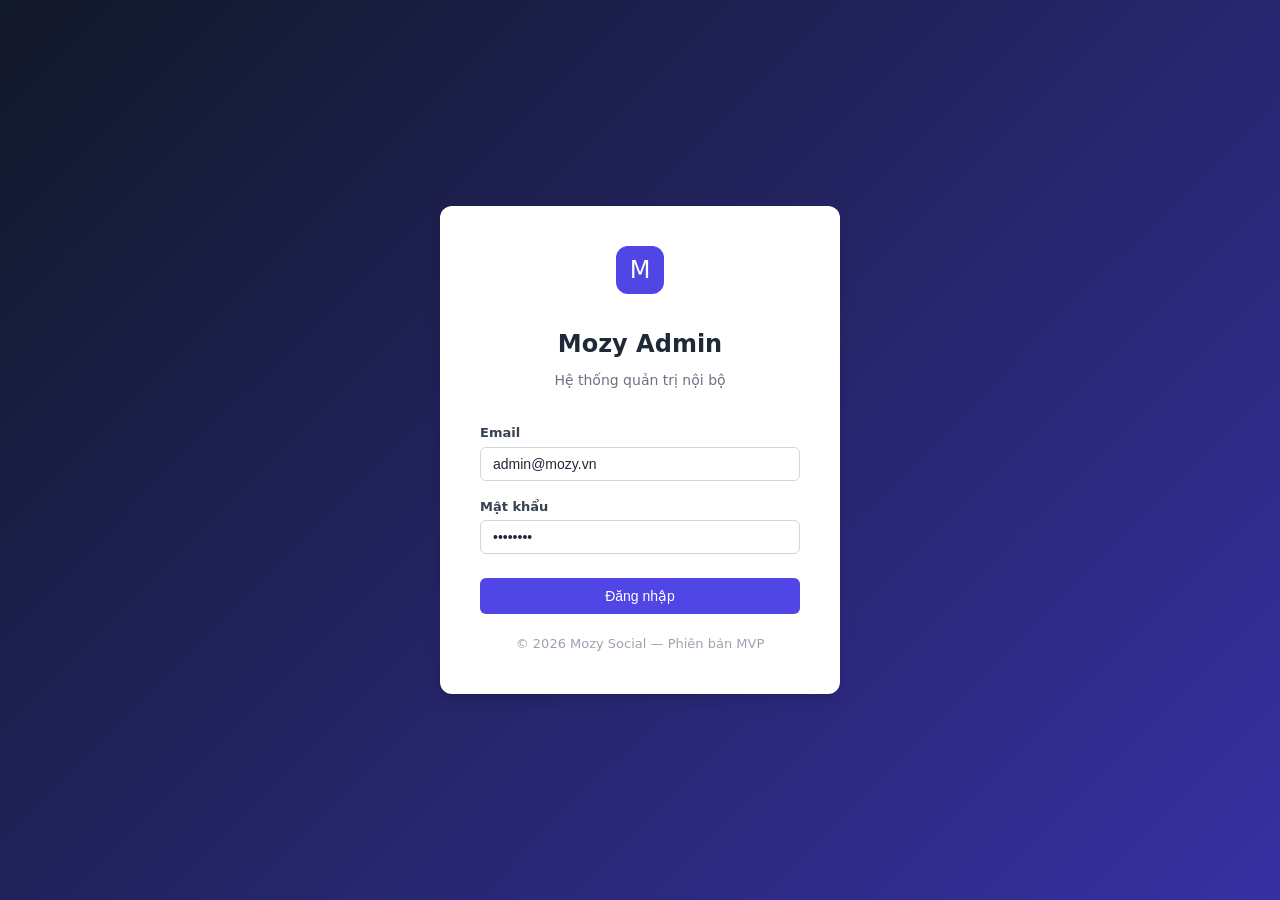
<file: admin-portal/index.html>
<!DOCTYPE html>
<html lang="vi">
<head>
  <meta charset="UTF-8">
  <meta http-equiv="refresh" content="0;url=login.html">
  <title>Mozy Admin Portal</title>
</head>
<body>
  <p>Đang chuyển hướng đến <a href="login.html">trang đăng nhập</a>...</p>
</body>
</html>
</file>
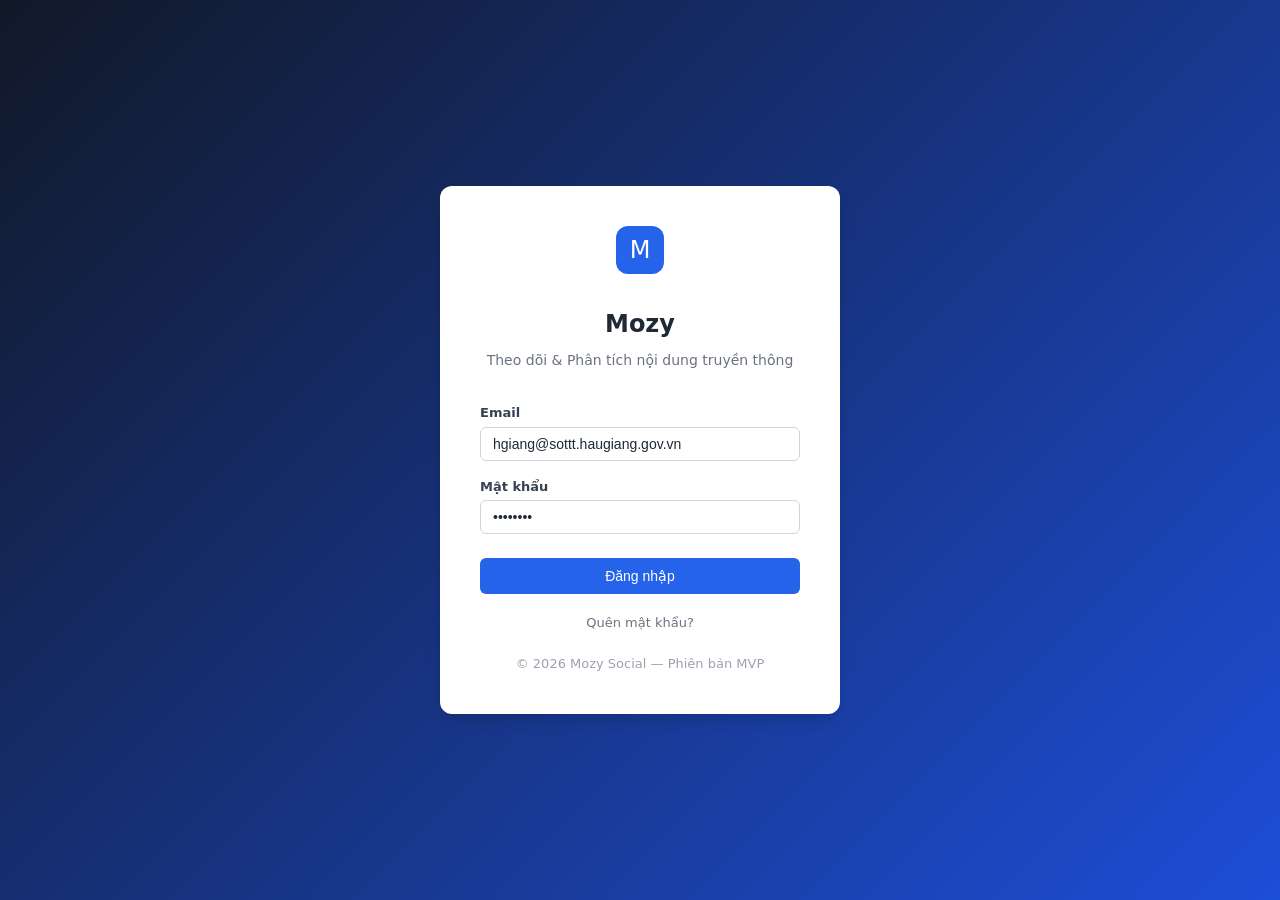
<file: customer-portal/index.html>
<!DOCTYPE html>
<html lang="vi">
<head>
  <meta charset="UTF-8">
  <meta http-equiv="refresh" content="0;url=login.html">
  <title>Mozy — Customer Portal</title>
</head>
<body>
  <p>Đang chuyển hướng đến <a href="login.html">trang đăng nhập</a>...</p>
</body>
</html>
</file>
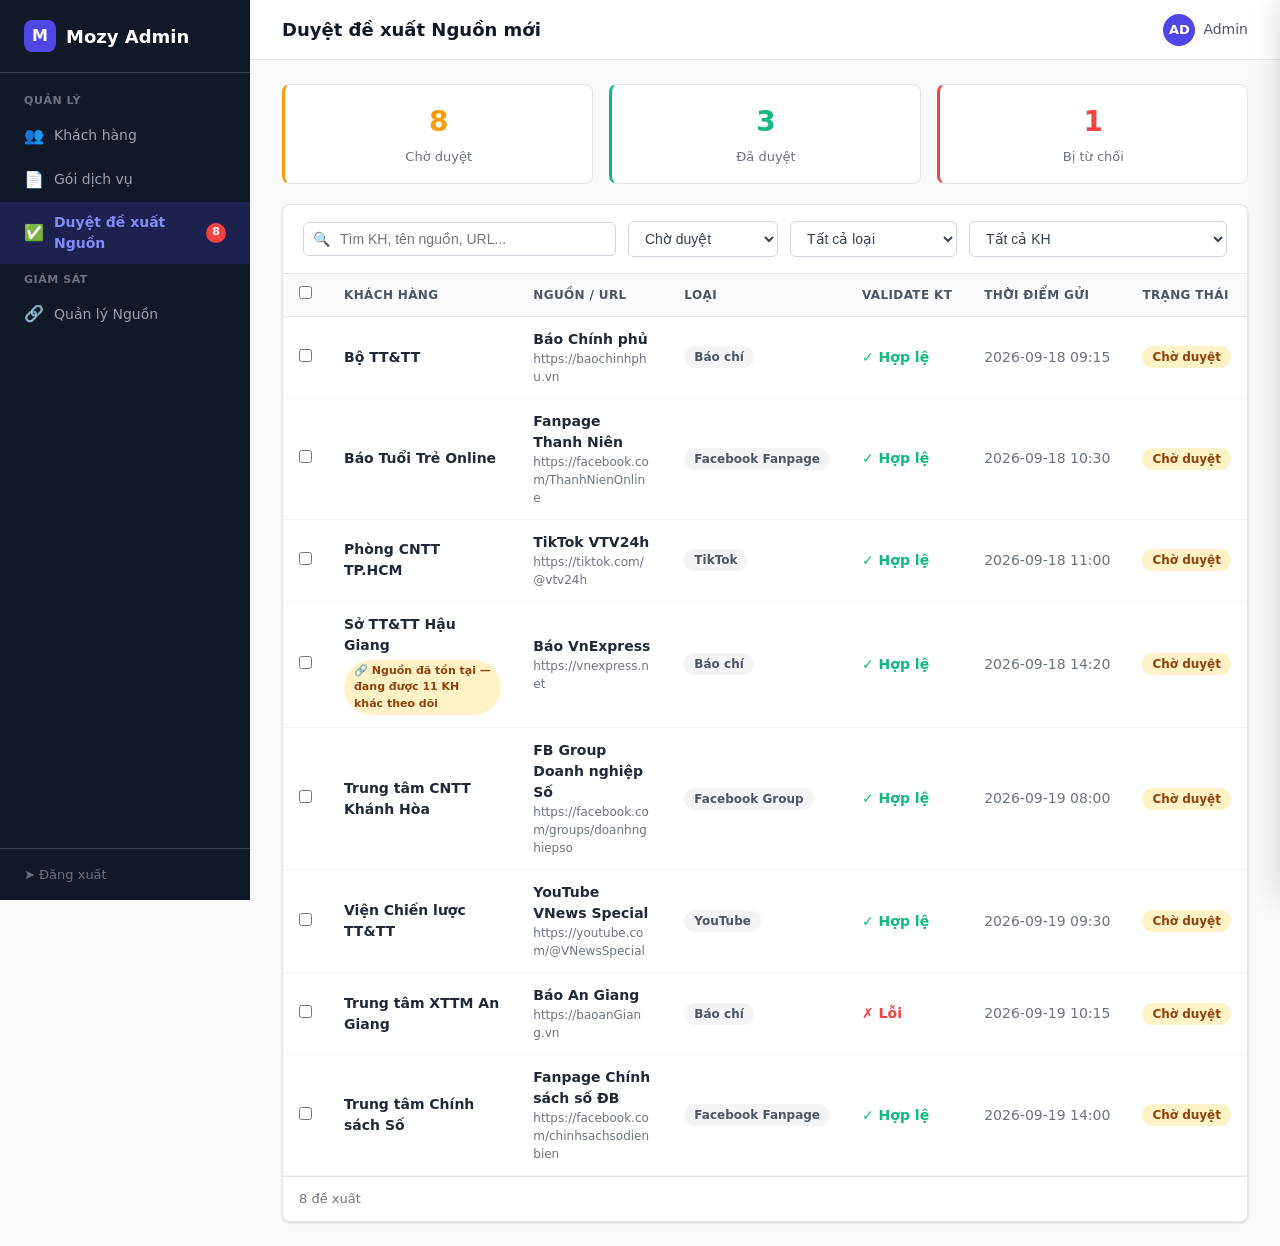
<file: admin-portal/approvals.html>
<!DOCTYPE html>
<html lang="vi">
<head>
  <meta charset="UTF-8">
  <meta name="viewport" content="width=device-width, initial-scale=1.0">
  <title>Duyệt đề xuất Nguồn — Mozy Admin</title>
  <link rel="stylesheet" href="shared.css">
  <style>
    .existing-badge {
      display: inline-flex; align-items: center; gap: 4px;
      padding: 3px 10px; background: var(--warning-bg); color: #92400E;
      border-radius: 9999px; font-size: 11px; font-weight: 600;
      margin-top: 4px;
    }
    .tech-ok { color: var(--success); font-weight: 600; }
    .tech-err { color: var(--danger); font-weight: 600; }
    .reject-reason-list { display: flex; flex-direction: column; gap: 8px; margin-bottom: 12px; }
    .reject-reason-list label {
      display: flex; align-items: center; gap: 8px;
      font-size: 14px; cursor: pointer; padding: 4px 0;
    }
    .detail-panel { position: fixed; top: 0; right: -560px; width: 560px; height: 100vh; background: #fff; box-shadow: -4px 0 24px rgba(0,0,0,0.12); z-index: 150; transition: right 0.3s ease; overflow-y: auto; border-left: 1px solid var(--gray-200); }
    .detail-panel.open { right: 0; }
    .detail-panel-header { padding: 16px 20px; border-bottom: 1px solid var(--gray-200); display: flex; align-items: center; justify-content: space-between; position: sticky; top: 0; background: #fff; z-index: 1; }
    .detail-panel-body { padding: 20px; }
    .detail-backdrop { position: fixed; inset: 0; background: rgba(0,0,0,0.3); z-index: 140; display: none; cursor: pointer; }
    .detail-backdrop.open { display: block; }
  </style>
</head>
<body>
  <div class="layout" id="app"></div>
  <div class="detail-backdrop" id="detailBackdrop" onclick="closeDetailPanel()"></div>
  <div class="detail-panel" id="detailPanel"></div>

  <script src="shared.js"></script>
  <script>
    const state = { search: '', statusFilter: 'pending', typeFilter: 'all', customerFilter: 'all', selected: new Set() };

    function getFiltered() {
      let data = [...SOURCE_REQUESTS];
      if (state.search) {
        const q = state.search.toLowerCase();
        data = data.filter(r => r.name.toLowerCase().includes(q) || r.url.toLowerCase().includes(q) || getCustomerName(r.customerId).toLowerCase().includes(q));
      }
      if (state.statusFilter !== 'all') data = data.filter(r => r.status === state.statusFilter);
      if (state.typeFilter !== 'all') data = data.filter(r => r.type === state.typeFilter);
      if (state.customerFilter !== 'all') data = data.filter(r => r.customerId === parseInt(state.customerFilter));
      data.sort((a, b) => new Date(a.requestedAt) - new Date(b.requestedAt));
      return data;
    }

    function render() {
      const filtered = getFiltered();
      const pendingAll = SOURCE_REQUESTS.filter(r => r.status === 'pending').length;
      const approvedAll = SOURCE_REQUESTS.filter(r => r.status === 'approved').length;
      const rejectedAll = SOURCE_REQUESTS.filter(r => r.status === 'rejected').length;
      const hasSelection = state.selected.size > 0;
      const isPending = state.statusFilter === 'pending';

      document.getElementById('app').innerHTML = `
        ${buildSidebar('approvals')}
        <div class="main">
          ${buildHeader('Duyệt đề xuất Nguồn mới')}
          <div class="content fade-in">
            <!-- Summary -->
            <div style="display:grid;grid-template-columns:repeat(3,1fr);gap:16px;margin-bottom:20px;">
              <div class="stat-card" style="border-left:3px solid var(--warning);cursor:pointer;" onclick="setStatusFilter('pending')">
                <div class="stat-value" style="color:var(--warning);">${pendingAll}</div>
                <div class="stat-label">Chờ duyệt</div>
              </div>
              <div class="stat-card" style="border-left:3px solid var(--success);cursor:pointer;" onclick="setStatusFilter('approved')">
                <div class="stat-value" style="color:var(--success);">${approvedAll}</div>
                <div class="stat-label">Đã duyệt</div>
              </div>
              <div class="stat-card" style="border-left:3px solid var(--danger);cursor:pointer;" onclick="setStatusFilter('rejected')">
                <div class="stat-value" style="color:var(--danger);">${rejectedAll}</div>
                <div class="stat-label">Bị từ chối</div>
              </div>
            </div>

            <div class="card">
              <div class="card-header">
                <div class="toolbar" style="flex:1;">
                  <div class="search-box">
                    <span class="search-icon">&#128269;</span>
                    <input type="text" id="searchInput" placeholder="Tìm KH, tên nguồn, URL..." value="${state.search}">
                  </div>
                  <select class="filter-select" id="statusFilter">
                    <option value="pending" ${state.statusFilter === 'pending' ? 'selected' : ''}>Chờ duyệt</option>
                    <option value="all" ${state.statusFilter === 'all' ? 'selected' : ''}>Tất cả</option>
                    <option value="approved" ${state.statusFilter === 'approved' ? 'selected' : ''}>Đã duyệt</option>
                    <option value="rejected" ${state.statusFilter === 'rejected' ? 'selected' : ''}>Bị từ chối</option>
                  </select>
                  <select class="filter-select" id="typeFilter">
                    <option value="all">Tất cả loại</option>
                    <option value="Báo chí" ${state.typeFilter === 'Báo chí' ? 'selected' : ''}>Báo chí</option>
                    <option value="Facebook Fanpage" ${state.typeFilter === 'Facebook Fanpage' ? 'selected' : ''}>Facebook Fanpage</option>
                    <option value="Facebook Group" ${state.typeFilter === 'Facebook Group' ? 'selected' : ''}>Facebook Group</option>
                    <option value="TikTok" ${state.typeFilter === 'TikTok' ? 'selected' : ''}>TikTok</option>
                    <option value="YouTube" ${state.typeFilter === 'YouTube' ? 'selected' : ''}>YouTube</option>
                  </select>
                  <select class="filter-select" id="customerFilter">
                    <option value="all">Tất cả KH</option>
                    ${CUSTOMERS.map(c => `<option value="${c.id}" ${state.customerFilter == c.id ? 'selected' : ''}>${c.org}</option>`).join('')}
                  </select>
                </div>
                ${isPending && hasSelection ? `<button class="btn btn-primary" onclick="bulkApprove()">Duyệt ${state.selected.size} đề xuất</button>` : ''}
              </div>
              <div class="table-wrap">
                <table>
                  <thead>
                    <tr>
                      ${isPending ? '<th style="width:40px;"><input type="checkbox" id="selectAll" onchange="toggleSelectAll(this.checked)"></th>' : ''}
                      <th>Khách hàng</th>
                      <th>Nguồn / URL</th>
                      <th>Loại</th>
                      <th>Validate KT</th>
                      <th>Thời điểm gửi</th>
                      <th>Trạng thái</th>
                      ${!isPending ? '<th>Thao tác</th>' : ''}
                    </tr>
                  </thead>
                  <tbody>
                    ${filtered.map(r => {
                      const cust = CUSTOMERS.find(c => c.id === r.customerId);
                      const statusMap = { pending: ['Chờ duyệt', 'badge-warning'], approved: ['Đã duyệt', 'badge-success'], rejected: ['Bị từ chối', 'badge-danger'] };
                      const [statusLabel, statusCls] = statusMap[r.status] || ['—', 'badge-neutral'];
                      return `
                        <tr class="${isPending ? 'clickable' : ''}" onclick="${isPending ? `openDetail(${r.id})` : ''}">
                          ${isPending ? `<td onclick="event.stopPropagation();"><input type="checkbox" class="row-cb" data-id="${r.id}" ${state.selected.has(r.id) ? 'checked' : ''} onchange="toggleSelect(${r.id}, this.checked)"></td>` : ''}
                          <td>
                            <strong>${cust ? cust.org : '—'}</strong>
                            ${r.note && r.note.includes('đã tồn tại') ? `<div class="existing-badge">&#128279; ${r.note}</div>` : ''}
                          </td>
                          <td>
                            <strong>${r.name}</strong>
                            <div style="font-size:12px;color:var(--gray-500);word-break:break-all;">${r.url}</div>
                          </td>
                          <td><span class="badge badge-neutral">${r.type}</span></td>
                          <td>${r.techValidation === 'valid' ? '<span class="tech-ok">&#10003; Hợp lệ</span>' : '<span class="tech-err">&#10007; Lỗi</span>'}</td>
                          <td style="white-space:nowrap;color:var(--gray-500);">${r.requestedAt}</td>
                          <td><span class="badge ${statusCls}">${statusLabel}</span></td>
                          ${!isPending ? `<td>${r.status === 'rejected' ? `<span style="font-size:12px;color:var(--gray-500);">${r.rejectReason || '—'}</span>` : ''}</td>` : ''}
                        </tr>`;
                    }).join('')}
                    ${filtered.length === 0 ? `<tr><td colspan="${isPending ? 8 : 7}"><div class="empty-state"><div class="empty-icon">&#9989;</div><p>Không có đề xuất nào${state.statusFilter === 'pending' ? ' đang chờ duyệt' : ''}</p></div></td></tr>` : ''}
                  </tbody>
                </table>
              </div>
              <div class="pagination">
                <span>${filtered.length} đề xuất${hasSelection ? ' · Đã chọn ' + state.selected.size : ''}</span>
                <div></div>
              </div>
            </div>
          </div>
        </div>

        <!-- Reject Modal -->
        <div class="modal-overlay" id="rejectModal">
          <div class="modal" style="max-width:480px;">
            <div class="modal-header">
              <h3>Từ chối đề xuất Nguồn</h3>
              <button class="modal-close" onclick="closeModal('rejectModal')">&times;</button>
            </div>
            <div class="modal-body">
              <p style="margin-bottom:16px;font-size:14px;">Bạn đang từ chối đề xuất thêm nguồn <strong id="rejectSourceName"></strong> của <strong id="rejectCustomerName"></strong>.</p>
              <div class="form-group">
                <label class="form-label">Lý do từ chối <span class="required">*</span></label>
                <div class="reject-reason-list">
                  ${REJECT_REASONS.map((reason, i) => `
                    <label><input type="radio" name="rejectReason" value="${reason}" ${i === 0 ? 'checked' : ''}> ${reason}</label>
                  `).join('')}
                </div>
                <div id="customReasonWrap" style="display:none;">
                  <input type="text" class="form-input" id="customReason" placeholder="Nhập lý do...">
                </div>
              </div>
            </div>
            <div class="modal-footer">
              <button class="btn btn-outline" onclick="closeModal('rejectModal')">Hủy</button>
              <button class="btn btn-danger" onclick="confirmReject()">Từ chối</button>
            </div>
          </div>
        </div>`;

      document.getElementById('searchInput').addEventListener('input', e => { state.search = e.target.value; render(); });
      document.getElementById('statusFilter').addEventListener('change', e => { state.statusFilter = e.target.value; state.selected.clear(); render(); });
      document.getElementById('typeFilter').addEventListener('change', e => { state.typeFilter = e.target.value; render(); });
      document.getElementById('customerFilter').addEventListener('change', e => { state.customerFilter = e.target.value; render(); });

      // Show custom reason field when "Khác" is selected
      document.querySelectorAll('input[name="rejectReason"]').forEach(radio => {
        radio.addEventListener('change', function() {
          document.getElementById('customReasonWrap').style.display = this.value === 'Khác' ? '' : 'none';
        });
      });
    }

    function setStatusFilter(s) { state.statusFilter = s; state.selected.clear(); render(); }

    function toggleSelect(id, checked) {
      if (checked) state.selected.add(id); else state.selected.delete(id);
      render();
    }
    function toggleSelectAll(checked) {
      const filtered = getFiltered().filter(r => r.status === 'pending');
      state.selected.clear();
      if (checked) filtered.forEach(r => state.selected.add(r.id));
      render();
    }

    function openDetail(id) {
      const r = SOURCE_REQUESTS.find(x => x.id === id);
      if (!r) return;
      const cust = CUSTOMERS.find(c => c.id === r.customerId);
      const existingSource = SOURCES.find(s => s.url === r.url);
      const existingFollowers = existingSource ? existingSource.followers.length : 0;

      document.getElementById('detailPanel').innerHTML = `
        <div class="detail-panel-header">
          <h3 style="font-size:16px;font-weight:600;">Chi tiết đề xuất</h3>
          <button class="modal-close" onclick="closeDetailPanel()">&times;</button>
        </div>
        <div class="detail-panel-body">
          <div class="info-grid" style="margin-bottom:20px;">
            <div class="info-label">Khách hàng đề xuất</div><div class="info-value"><strong>${cust ? cust.org : '—'}</strong> ${cust ? `<span class="badge badge-neutral" style="margin-left:4px;">${getPlan(cust.planId).name}</span>` : ''}</div>
            <div class="info-label">Nguồn đề xuất</div><div class="info-value"><strong>${r.name}</strong><div style="font-size:12px;color:var(--gray-500);word-break:break-all;">${r.url}</div></div>
            <div class="info-label">Loại nguồn</div><div class="info-value">${r.type}</div>
            <div class="info-label">Validate KT</div><div class="info-value">${r.techValidation === 'valid' ? '<span class="tech-ok">&#10003; Hợp lệ</span>' : '<span class="tech-err">&#10007; ' + (r.note || 'Lỗi') + '</span>'}</div>
            <div class="info-label">Thời điểm gửi</div><div class="info-value">${r.requestedAt}</div>
          </div>
          ${existingFollowers > 0 ? `
          <div class="alert alert-warning" style="margin-bottom:16px;">
            &#128279; <strong>Nguồn đã tồn tại trên hệ thống</strong> — đang được ${existingFollowers} KH khác theo dõi. Duyệt sẽ chỉ thêm KH này vào danh sách follow, không tạo job crawl mới.
          </div>` : ''}
          ${r.status === 'pending' ? `
          <div style="display:flex;gap:12px;padding-top:16px;border-top:1px solid var(--gray-200);">
            <button class="btn btn-success" style="flex:1;" onclick="approveRequest(${r.id})">&#9989; Duyệt đề xuất</button>
            <button class="btn btn-danger" style="flex:1;" onclick="openReject(${r.id})">&#10060; Từ chối</button>
          </div>` : `
          <div style="padding-top:16px;border-top:1px solid var(--gray-200);">
            <span class="badge ${r.status === 'approved' ? 'badge-success' : 'badge-danger'}">${r.status === 'approved' ? 'Đã duyệt' : 'Bị từ chối'}</span>
            ${r.status === 'approved' ? `<span style="font-size:13px;color:var(--gray-500);margin-left:8px;">${r.approvedAt || ''}</span>` : ''}
            ${r.status === 'rejected' ? `<div style="margin-top:8px;font-size:13px;color:var(--danger);">Lý do: ${r.rejectReason || '—'}</div>` : ''}
          </div>`}
        </div>`;
      document.getElementById('detailPanel').classList.add('open');
      document.getElementById('detailBackdrop').classList.add('open');
    }

    function closeDetailPanel() {
      document.getElementById('detailPanel').classList.remove('open');
      document.getElementById('detailBackdrop').classList.remove('open');
    }

    function approveRequest(id) {
      const r = SOURCE_REQUESTS.find(x => x.id === id);
      if (!r) return;
      r.status = 'approved';
      r.approvedAt = new Date().toLocaleString('vi-VN');
      showToast('Đã duyệt đề xuất "' + r.name + '" cho ' + getCustomerName(r.customerId));
      state.selected.delete(id);
      closeDetailPanel();
      render();
    }

    let rejectingId = null;
    function openReject(id) {
      const r = SOURCE_REQUESTS.find(x => x.id === id);
      if (!r) return;
      rejectingId = id;
      document.getElementById('rejectSourceName').textContent = r.name;
      document.getElementById('rejectCustomerName').textContent = getCustomerName(r.customerId);
      document.getElementById('customReasonWrap').style.display = 'none';
      openModal('rejectModal');
    }

    function confirmReject() {
      if (!rejectingId) return;
      const r = SOURCE_REQUESTS.find(x => x.id === rejectingId);
      if (!r) return;
      const selectedReason = document.querySelector('input[name="rejectReason"]:checked');
      let reason = selectedReason ? selectedReason.value : '';
      if (reason === 'Khác') reason = document.getElementById('customReason').value.trim() || 'Khác';
      r.status = 'rejected';
      r.rejectReason = reason;
      r.rejectedAt = new Date().toLocaleString('vi-VN');
      showToast('Đã từ chối đề xuất "' + r.name + '"', 'info');
      state.selected.delete(rejectingId);
      rejectingId = null;
      closeModal('rejectModal');
      closeDetailPanel();
      render();
    }

    function bulkApprove() {
      const count = state.selected.size;
      if (count === 0) return;
      if (!confirm(`Duyệt ${count} đề xuất đã chọn?`)) return;
      const now = new Date().toLocaleString('vi-VN');
      state.selected.forEach(id => {
        const r = SOURCE_REQUESTS.find(x => x.id === id);
        if (r && r.status === 'pending') {
          r.status = 'approved';
          r.approvedAt = now;
        }
      });
      showToast(`Đã duyệt ${count} đề xuất`);
      state.selected.clear();
      render();
    }

    render();
  </script>
</body>
</html>
</file>
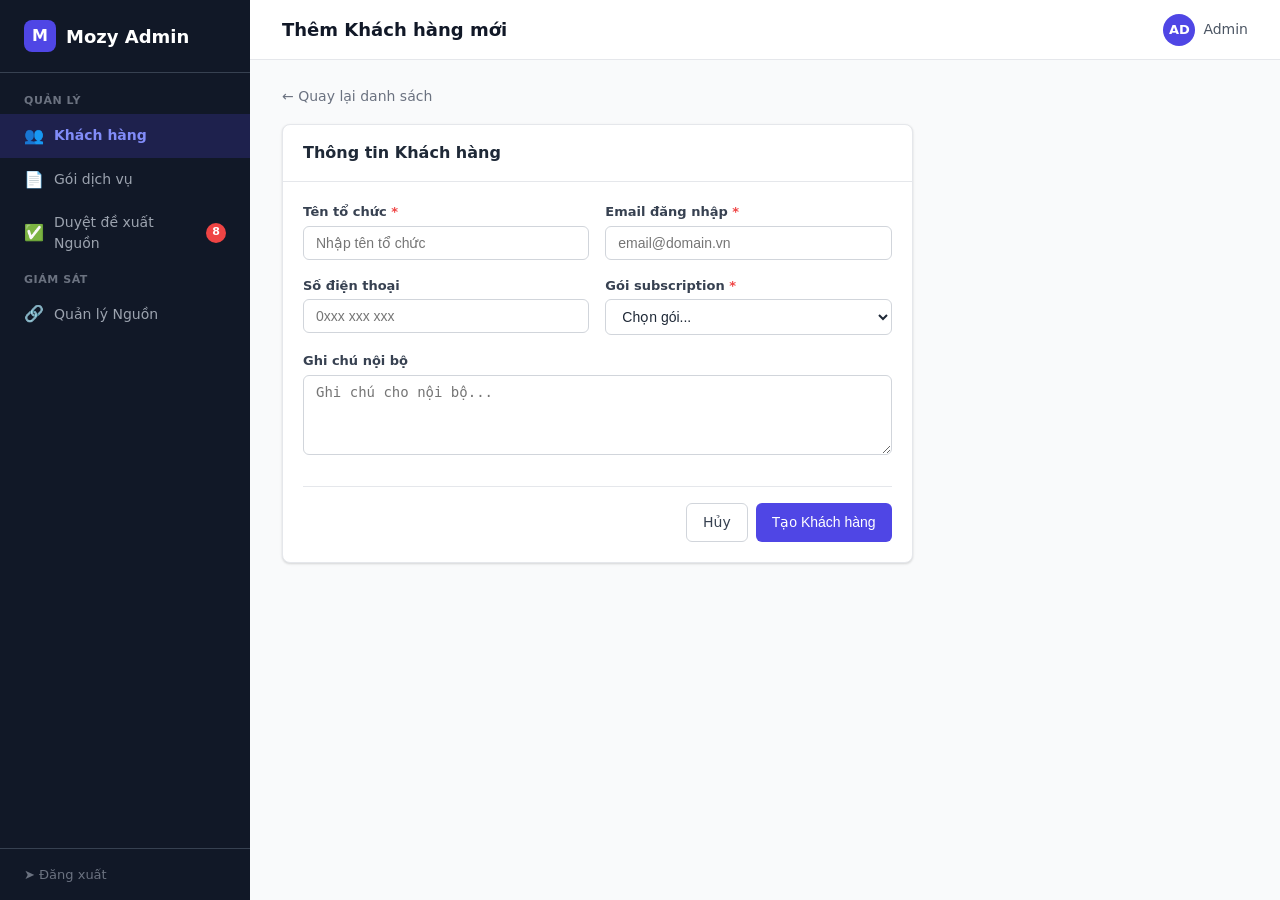
<file: admin-portal/customer-detail.html>
<!DOCTYPE html>
<html lang="vi">
<head>
  <meta charset="UTF-8">
  <meta name="viewport" content="width=device-width, initial-scale=1.0">
  <title>Chi tiết Khách hàng — Mozy Admin</title>
  <link rel="stylesheet" href="shared.css">
</head>
<body>
  <div class="layout" id="app"></div>

  <script src="shared.js"></script>
  <script>
    const params = new URLSearchParams(window.location.search);
    const customerId = params.get('id');
    const isNew = !customerId;
    let mode = isNew ? 'create' : 'view'; // view | edit | create

    function getCustomer() {
      if (!customerId) return null;
      return CUSTOMERS.find(c => c.id === parseInt(customerId));
    }

    function render() {
      const customer = getCustomer();
      const plan = customer ? getPlan(customer.planId) : null;

      let html = `
        ${buildSidebar('customers')}
        <div class="main">
          ${buildHeader(isNew ? 'Thêm Khách hàng mới' : (mode === 'edit' ? 'Chỉnh sửa Khách hàng' : customer.org))}
          <div class="content fade-in">
            <div style="margin-bottom:16px;">
              <a href="customers.html" style="font-size:14px;color:var(--gray-500);">&larr; Quay lại danh sách</a>
            </div>
            ${customer && customer.status === 'inactive' ? '<div class="alert alert-danger">&#9888; Tài khoản này đang bị khóa (Inactive). KH không thể đăng nhập Customer Portal.</div>' : ''}
            <div style="display:grid; grid-template-columns: 2fr 1fr; gap: 20px;">
              <div>
                <div class="card" style="margin-bottom:20px;">
                  <div class="card-header">
                    <h2>${isNew ? 'Thông tin Khách hàng' : (mode === 'edit' ? 'Chỉnh sửa thông tin' : 'Thông tin liên hệ')}</h2>
                    ${!isNew && mode === 'view' ? '<button class="btn btn-outline btn-sm" onclick="enterEdit()">Chỉnh sửa</button>' : ''}
                  </div>
                  <div class="card-body">
                    ${mode === 'create' || mode === 'edit' ? renderForm(customer) : renderInfo(customer)}
                  </div>
                </div>
                ${!isNew ? renderUsage(customer, plan) : ''}
              </div>
              <div>
                ${!isNew ? renderActions(customer) : ''}
              </div>
            </div>
          </div>
        </div>`;

      document.getElementById('app').innerHTML = html;
      bindEvents(customer);
    }

    function renderInfo(c) {
      const plan = getPlan(c.planId);
      return `
        <div class="info-grid">
          <div class="info-label">Tên tổ chức</div><div class="info-value"><strong>${c.org}</strong></div>
          <div class="info-label">Email đăng nhập</div><div class="info-value">${c.email} <span class="badge badge-neutral" style="margin-left:4px;font-size:10px;opacity:0.6;">Không thể sửa</span></div>
          <div class="info-label">Số điện thoại</div><div class="info-value">${c.phone || '—'}</div>
          <div class="info-label">Gói subscription</div><div class="info-value"><span class="badge badge-info">${plan ? plan.name : '—'}</span></div>
          <div class="info-label">Trạng thái</div><div class="info-value"><span class="badge ${c.status === 'active' ? 'badge-success' : 'badge-danger'}">${c.status === 'active' ? 'Active' : 'Inactive'}</span></div>
          <div class="info-label">Ngày tạo</div><div class="info-value">${formatDate(c.createdAt)}</div>
          <div class="info-label">Ghi chú nội bộ</div><div class="info-value">${c.note || '<span style="color:var(--gray-400)">Không có</span>'}</div>
        </div>`;
    }

    function renderForm(c) {
      const isEdit = mode === 'edit';
      const v = c || {};
      return `
        <form id="customerForm">
          <div class="form-row">
            <div class="form-group">
              <label class="form-label">Tên tổ chức <span class="required">*</span></label>
              <input type="text" class="form-input" id="fOrg" value="${v.org || ''}" required placeholder="Nhập tên tổ chức">
            </div>
            <div class="form-group">
              <label class="form-label">Email đăng nhập <span class="required">*</span></label>
              <input type="email" class="form-input" id="fEmail" value="${v.email || ''}" ${isEdit ? 'disabled style="background:var(--gray-100)"' : ''} required placeholder="email@domain.vn">
              ${isEdit ? '<div class="form-hint">Email không thể thay đổi trực tiếp ở MVP</div>' : ''}
              <div class="form-error" id="emailError"></div>
            </div>
          </div>
          <div class="form-row">
            <div class="form-group">
              <label class="form-label">Số điện thoại</label>
              <input type="tel" class="form-input" id="fPhone" value="${v.phone || ''}" placeholder="0xxx xxx xxx">
            </div>
            <div class="form-group">
              <label class="form-label">Gói subscription <span class="required">*</span></label>
              <select class="form-select" id="fPlan" required>
                <option value="">Chọn gói...</option>
                ${PLANS.map(p => `<option value="${p.id}" ${v.planId === p.id ? 'selected' : ''}>${p.name}</option>`).join('')}
              </select>
            </div>
          </div>
          <div class="form-group">
            <label class="form-label">Ghi chú nội bộ</label>
            <textarea class="form-textarea" id="fNote" placeholder="Ghi chú cho nội bộ...">${v.note || ''}</textarea>
          </div>
          <div class="form-actions">
            ${isNew ? `<a href="customers.html" class="btn btn-outline">Hủy</a>` : `<button type="button" class="btn btn-outline" onclick="mode='view';render();">Hủy</button>`}
            <button type="submit" class="btn btn-primary">${isNew ? 'Tạo Khách hàng' : 'Lưu thay đổi'}</button>
          </div>
        </form>`;
    }

    function renderUsage(c, plan) {
      if (!plan) return '';
      const cPct = usagePercent(c.usage.crawl, plan.crawlLimit);
      const kPct = usagePercent(c.usage.keywords, plan.keywordLimit);
      const tPct = usagePercent(c.usage.topics, plan.topicLimit);
      const sPct = usagePercent(c.usage.sources, plan.sourceLimit);

      return `
        <div class="card">
          <div class="card-header"><h2>Sử dụng tháng hiện tại</h2></div>
          <div class="card-body">
            <div class="section-title">Tin crawl: ${formatNumber(c.usage.crawl)} / ${formatNumber(plan.crawlLimit)}</div>
            <div class="progress-bar" style="margin-bottom:20px; height:12px;">
              <div class="progress-fill ${usageColor(cPct)}" style="width:${cPct}%;"></div>
            </div>
            <div class="stats-grid">
              <div class="stat-card">
                <div class="stat-value" style="${kPct > 90 ? 'color:var(--danger)' : ''}">${c.usage.keywords}/${plan.keywordLimit}</div>
                <div class="stat-label">Keyword</div>
                <div class="progress-bar" style="margin-top:8px;height:4px;">
                  <div class="progress-fill ${usageColor(kPct)}" style="width:${kPct}%;"></div>
                </div>
              </div>
              <div class="stat-card">
                <div class="stat-value" style="${tPct > 90 ? 'color:var(--danger)' : ''}">${c.usage.topics}/${plan.topicLimit}</div>
                <div class="stat-label">Chủ đề</div>
                <div class="progress-bar" style="margin-top:8px;height:4px;">
                  <div class="progress-fill ${usageColor(tPct)}" style="width:${tPct}%;"></div>
                </div>
              </div>
              <div class="stat-card">
                <div class="stat-value" style="${sPct > 90 ? 'color:var(--danger)' : ''}">${c.usage.sources}/${plan.sourceLimit}</div>
                <div class="stat-label">Nguồn</div>
                <div class="progress-bar" style="margin-top:8px;height:4px;">
                  <div class="progress-fill ${usageColor(sPct)}" style="width:${sPct}%;"></div>
                </div>
              </div>
            </div>
          </div>
        </div>`;
    }

    function renderActions(c) {
      return `
        <div class="card" style="margin-bottom:20px;">
          <div class="card-header"><h2>Thao tác</h2></div>
          <div class="card-body" style="display:flex;flex-direction:column;gap:8px;">
            ${c.status === 'active'
              ? `<button class="btn btn-danger" onclick="toggleStatus(${c.id}, 'inactive')">&#128274; Khóa tài khoản</button>
                 <div style="font-size:12px;color:var(--gray-500);">KH không thể đăng nhập, dừng thu thập dữ liệu</div>`
              : `<button class="btn btn-success" onclick="toggleStatus(${c.id}, 'active')">&#128275; Mở khóa tài khoản</button>
                 <div style="font-size:12px;color:var(--gray-500);">Khôi phục quyền truy cập và thu thập dữ liệu</div>`
            }
          </div>
        </div>
        <div class="card">
          <div class="card-header"><h2>Lịch sử thay đổi gói</h2></div>
          <div class="card-body">
            <div style="font-size:13px; color:var(--gray-500);">
              <div style="padding:8px 0;border-bottom:1px solid var(--gray-100);">
                <div style="color:var(--gray-800);font-weight:500;">${formatDate(c.createdAt)}</div>
                <div>Gán gói <span class="badge badge-info">${getPlan(c.planId).name}</span></div>
              </div>
              ${c.id === 1 ? `
              <div style="padding:8px 0;border-bottom:1px solid var(--gray-100);">
                <div style="color:var(--gray-800);font-weight:500;">15/06/2026</div>
                <div>Đổi từ <span class="badge badge-info">Basic</span> sang <span class="badge badge-info">Professional</span></div>
              </div>` : ''}
              ${c.id === 3 ? `
              <div style="padding:8px 0;border-bottom:1px solid var(--gray-100);">
                <div style="color:var(--gray-800);font-weight:500;">01/03/2026</div>
                <div>Đổi từ <span class="badge badge-info">Professional</span> sang <span class="badge badge-info">Enterprise</span></div>
              </div>` : ''}
            </div>
          </div>
        </div>`;
    }

    function enterEdit() { mode = 'edit'; render(); }
    function cancelEdit() { mode = 'view'; render(); }

    function toggleStatus(id, newStatus) {
      const action = newStatus === 'inactive' ? 'khóa' : 'mở khóa';
      if (confirm(`Bạn có chắc chắn muốn ${action} tài khoản này?`)) {
        const c = CUSTOMERS.find(c => c.id === id);
        if (c) c.status = newStatus;
        showToast(`Đã ${action} tài khoản thành công`);
        render();
      }
    }

    function bindEvents(customer) {
      const form = document.getElementById('customerForm');
      if (!form) return;

      form.addEventListener('submit', function(e) {
        e.preventDefault();
        const org = document.getElementById('fOrg').value.trim();
        const email = document.getElementById('fEmail').value.trim();
        const phone = document.getElementById('fPhone').value.trim();
        const planId = parseInt(document.getElementById('fPlan').value);
        const note = document.getElementById('fNote').value.trim();
        const emailErr = document.getElementById('emailError');

        // Validation
        if (!org || !email || !planId) return;

        // Check unique email (create only)
        if (isNew) {
          const exists = CUSTOMERS.some(c => c.email.toLowerCase() === email.toLowerCase());
          if (exists) {
            emailErr.textContent = 'Email đã được sử dụng';
            emailErr.classList.add('visible');
            document.getElementById('fEmail').classList.add('error');
            return;
          }
        }

        if (emailErr) emailErr.classList.remove('visible');

        if (isNew) {
          const newC = {
            id: CUSTOMERS.length + 1,
            org, email, phone, planId,
            status: 'active',
            createdAt: new Date().toISOString().slice(0, 10),
            note,
            usage: { crawl: 0, keywords: 0, topics: 0, sources: 0 }
          };
          CUSTOMERS.push(newC);
          showToast('Tạo Khách hàng thành công! Mật khẩu tạm đã được gửi qua email.');
          setTimeout(() => { window.location.href = 'customer-detail.html?id=' + newC.id; }, 1500);
        } else {
          const c = CUSTOMERS.find(c => c.id === parseInt(customerId));
          if (c) {
            c.org = org;
            c.phone = phone;
            c.planId = planId;
            c.note = note;
            showToast('Cập nhật thông tin thành công');
            mode = 'view';
            render();
          }
        }
      });
    }

    render();
  </script>
</body>
</html>
</file>
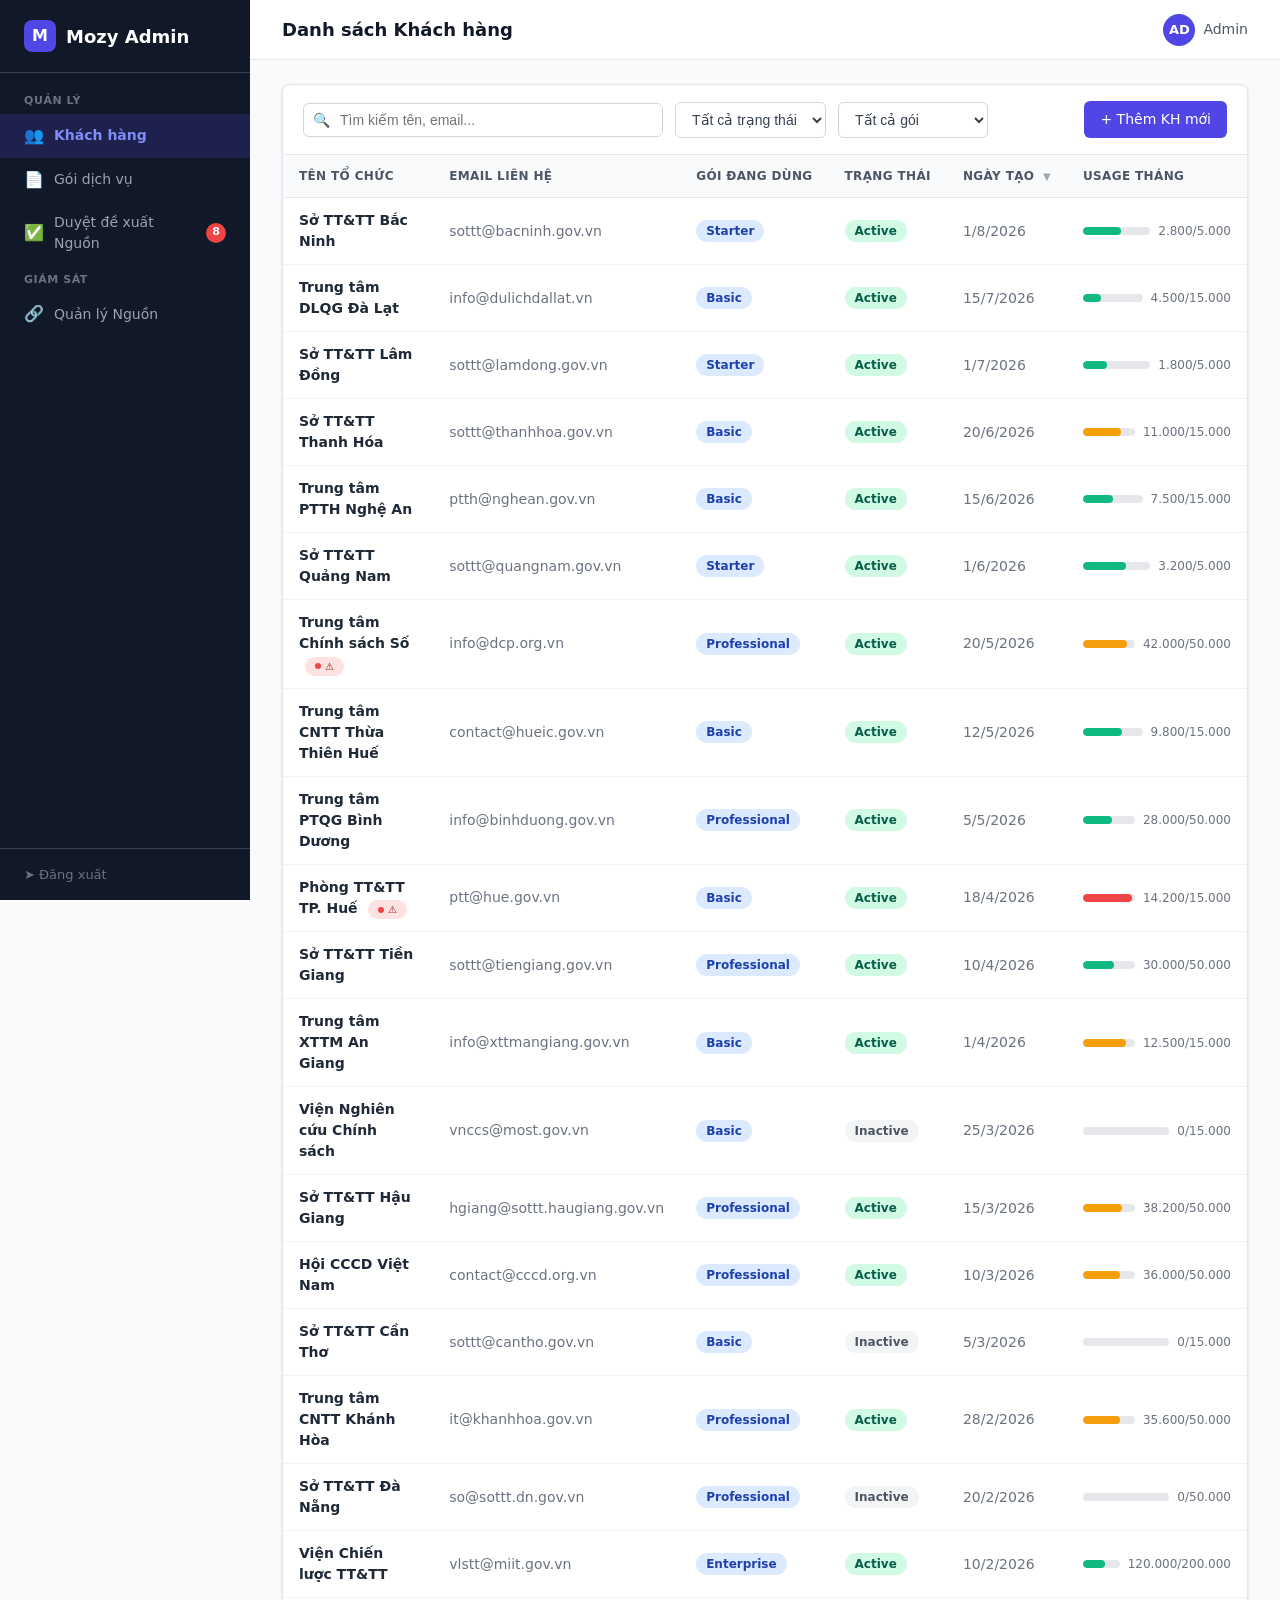
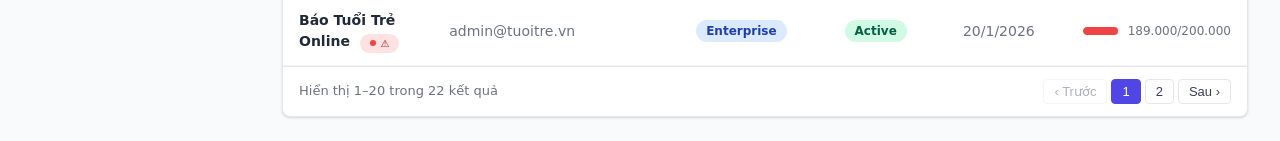
<file: admin-portal/customers.html>
<!DOCTYPE html>
<html lang="vi">
<head>
  <meta charset="UTF-8">
  <meta name="viewport" content="width=device-width, initial-scale=1.0">
  <title>Danh sách Khách hàng — Mozy Admin</title>
  <link rel="stylesheet" href="shared.css">
</head>
<body>
  <div class="layout" id="app"></div>

  <script src="shared.js"></script>
  <script>
    let state = {
      search: '',
      statusFilter: 'all',
      planFilter: 'all',
      sortField: 'createdAt',
      sortDir: 'desc',
      page: 1,
      perPage: 20,
    };

    function getFiltered() {
      let data = [...CUSTOMERS];
      if (state.search) {
        const q = state.search.toLowerCase();
        data = data.filter(c => c.org.toLowerCase().includes(q) || c.email.toLowerCase().includes(q));
      }
      if (state.statusFilter !== 'all') {
        data = data.filter(c => c.status === state.statusFilter);
      }
      if (state.planFilter !== 'all') {
        data = data.filter(c => c.planId === parseInt(state.planFilter));
      }
      data.sort((a, b) => {
        let va = a[state.sortField], vb = b[state.sortField];
        if (typeof va === 'string') { va = va.toLowerCase(); vb = vb.toLowerCase(); }
        if (va < vb) return state.sortDir === 'asc' ? -1 : 1;
        if (va > vb) return state.sortDir === 'asc' ? 1 : -1;
        return 0;
      });
      return data;
    }

    function render() {
      const filtered = getFiltered();
      const totalPages = Math.ceil(filtered.length / state.perPage);
      const pageData = filtered.slice((state.page - 1) * state.perPage, state.page * state.perPage);

      const app = document.getElementById('app');
      app.innerHTML = `
        ${buildSidebar('customers')}
        <div class="main">
          ${buildHeader('Danh sách Khách hàng')}
          <div class="content fade-in">
            <div class="card">
              <div class="card-header">
                <div class="toolbar" style="flex:1;">
                  <div class="search-box">
                    <span class="search-icon">&#128269;</span>
                    <input type="text" id="searchInput" placeholder="Tìm kiếm tên, email..." value="${state.search}">
                  </div>
                  <select class="filter-select" id="statusFilter">
                    <option value="all" ${state.statusFilter === 'all' ? 'selected' : ''}>Tất cả trạng thái</option>
                    <option value="active" ${state.statusFilter === 'active' ? 'selected' : ''}>Active</option>
                    <option value="inactive" ${state.statusFilter === 'inactive' ? 'selected' : ''}>Inactive</option>
                  </select>
                  <select class="filter-select" id="planFilter">
                    <option value="all" ${state.planFilter === 'all' ? 'selected' : ''}>Tất cả gói</option>
                    ${PLANS.map(p => `<option value="${p.id}" ${state.planFilter == p.id ? 'selected' : ''}>${p.name}</option>`).join('')}
                  </select>
                </div>
                <a href="customer-detail.html" class="btn btn-primary">+ Thêm KH mới</a>
              </div>
              <div class="table-wrap">
                <table>
                  <thead>
                    <tr>
                      <th class="sortable" onclick="toggleSort('org')">Tên tổ chức <span class="sort-arrow">${sortIcon('org')}</span></th>
                      <th>Email liên hệ</th>
                      <th>Gói đang dùng</th>
                      <th>Trạng thái</th>
                      <th class="sortable" onclick="toggleSort('createdAt')">Ngày tạo <span class="sort-arrow">${sortIcon('createdAt')}</span></th>
                      <th>Usage tháng</th>
                    </tr>
                  </thead>
                  <tbody>
                    ${pageData.map(c => {
                      const plan = getPlan(c.planId);
                      if (!plan) return '';
                      const cPct = usagePercent(c.usage.crawl, plan.crawlLimit);
                      const kPct = usagePercent(c.usage.keywords, plan.keywordLimit);
                      const tPct = usagePercent(c.usage.topics, plan.topicLimit);
                      const sPct = usagePercent(c.usage.sources, plan.sourceLimit);
                      const maxPct = Math.max(cPct, kPct, tPct, sPct);
                      const isOver = maxPct > 90;
                      const overItems = [];
                      if (cPct > 90) overItems.push('Crawl: ' + cPct + '%');
                      if (kPct > 90) overItems.push('Keyword: ' + kPct + '%');
                      if (tPct > 90) overItems.push('Chủ đề: ' + tPct + '%');
                      if (sPct > 90) overItems.push('Nguồn: ' + sPct + '%');
                      return `
                        <tr class="clickable" onclick="window.location.href='customer-detail.html?id=${c.id}'">
                          <td>
                            <strong>${c.org}</strong>
                            ${isOver ? '<span class="badge badge-danger badge-overlimit" style="margin-left:6px;font-size:10px;" data-tooltip="Vượt ngưỡng: ' + overItems.join(', ') + '">&#9888;</span>' : ''}
                          </td>
                          <td style="color:var(--gray-500)">${c.email}</td>
                          <td><span class="badge badge-info">${plan.name}</span></td>
                          <td><span class="badge ${c.status === 'active' ? 'badge-success' : 'badge-neutral'}">${c.status === 'active' ? 'Active' : 'Inactive'}</span></td>
                          <td style="color:var(--gray-500); white-space:nowrap;">${formatDate(c.createdAt)}</td>
                          <td style="min-width:180px;">
                            <div style="display:flex;align-items:center;gap:8px;">
                              <div class="progress-bar" style="flex:1;">
                                <div class="progress-fill ${usageColor(cPct)}" style="width:${cPct}%;"></div>
                              </div>
                              <span style="font-size:12px;color:var(--gray-500);white-space:nowrap;">${formatNumber(c.usage.crawl)}/${formatNumber(plan.crawlLimit)}</span>
                            </div>
                          </td>
                        </tr>`;
                    }).join('')}
                    ${pageData.length === 0 ? '<tr><td colspan="6"><div class="empty-state"><div class="empty-icon">&#128269;</div><p>Không tìm thấy khách hàng nào</p></div></td></tr>' : ''}
                  </tbody>
                </table>
              </div>
              <div class="pagination">
                <span>Hiển thị ${(state.page-1)*state.perPage+1}–${Math.min(state.page*state.perPage, filtered.length)} trong ${filtered.length} kết quả</span>
                <div class="page-btns">
                  <button class="page-btn" onclick="goPage(${state.page - 1})" ${state.page <= 1 ? 'disabled' : ''}>&#8249; Trước</button>
                  ${Array.from({length: Math.min(totalPages, 5)}, (_, i) => {
                    let p;
                    if (totalPages <= 5) p = i + 1;
                    else if (state.page <= 3) p = i + 1;
                    else if (state.page >= totalPages - 2) p = totalPages - 4 + i;
                    else p = state.page - 2 + i;
                    return `<button class="page-btn ${p === state.page ? 'active' : ''}" onclick="goPage(${p})">${p}</button>`;
                  }).join('')}
                  <button class="page-btn" onclick="goPage(${state.page + 1})" ${state.page >= totalPages ? 'disabled' : ''}>Sau &#8250;</button>
                </div>
              </div>
            </div>
          </div>
        </div>`;

      document.getElementById('searchInput').addEventListener('input', e => {
        state.search = e.target.value;
        state.page = 1;
        render();
      });
      document.getElementById('statusFilter').addEventListener('change', e => {
        state.statusFilter = e.target.value;
        state.page = 1;
        render();
      });
      document.getElementById('planFilter').addEventListener('change', e => {
        state.planFilter = e.target.value;
        state.page = 1;
        render();
      });
    }

    function toggleSort(field) {
      if (state.sortField === field) {
        state.sortDir = state.sortDir === 'asc' ? 'desc' : 'asc';
      } else {
        state.sortField = field;
        state.sortDir = 'asc';
      }
      render();
    }
    function sortIcon(field) {
      if (state.sortField !== field) return '';
      return state.sortDir === 'asc' ? '&#9650;' : '&#9660;';
    }
    function goPage(p) {
      const filtered = getFiltered();
      const totalPages = Math.ceil(filtered.length / state.perPage);
      if (p < 1 || p > totalPages) return;
      state.page = p;
      render();
    }

    render();
  </script>
</body>
</html>
</file>
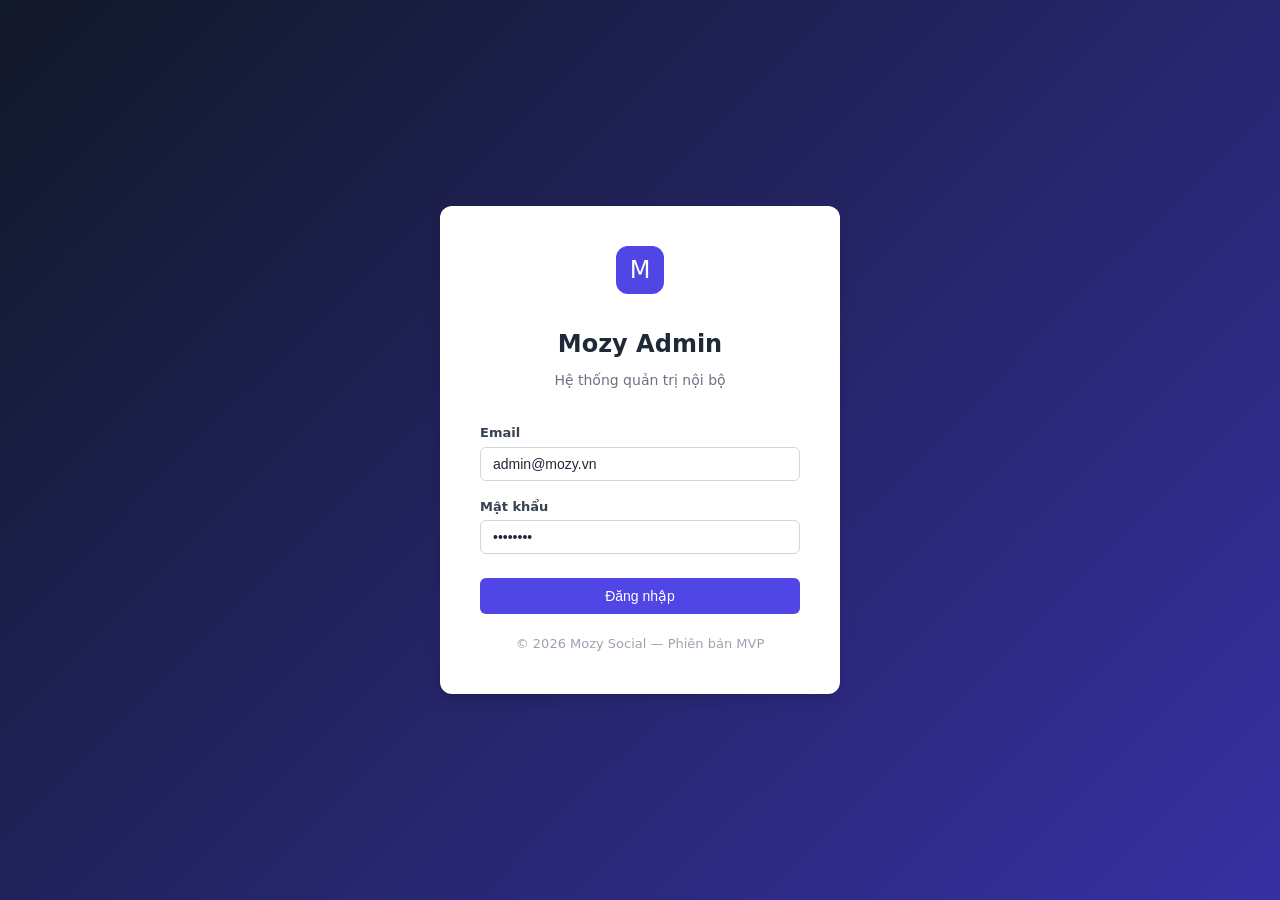
<file: admin-portal/login.html>
<!DOCTYPE html>
<html lang="vi">
<head>
  <meta charset="UTF-8">
  <meta name="viewport" content="width=device-width, initial-scale=1.0">
  <title>Đăng nhập — Mozy Admin</title>
  <link rel="stylesheet" href="shared.css">
</head>
<body>
  <div class="login-page">
    <div class="login-card">
      <div class="login-brand">
        <div class="logo">M</div>
      </div>
      <h1>Mozy Admin</h1>
      <p class="login-subtitle">Hệ thống quản trị nội bộ</p>
      <form id="loginForm">
        <div class="form-group">
          <label class="form-label">Email</label>
          <input type="email" class="form-input" id="email" placeholder="admin@mozy.vn" value="admin@mozy.vn" required>
        </div>
        <div class="form-group">
          <label class="form-label">Mật khẩu</label>
          <input type="password" class="form-input" id="password" placeholder="Nhập mật khẩu" value="••••••••" required>
        </div>
        <div class="form-error" id="loginError">Email hoặc mật khẩu không chính xác</div>
        <div style="margin-top: 24px;">
          <button type="submit" class="btn btn-primary" style="width: 100%; justify-content: center; padding: 10px 16px;">Đăng nhập</button>
        </div>
      </form>
      <p style="text-align: center; margin-top: 20px; font-size: 13px; color: var(--gray-400);">
        © 2026 Mozy Social — Phiên bản MVP
      </p>
    </div>
  </div>

  <script>
    document.getElementById('loginForm').addEventListener('submit', function(e) {
      e.preventDefault();
      const email = document.getElementById('email').value;
      const password = document.getElementById('password').value;
      const errorEl = document.getElementById('loginError');

      if (!email || !password) {
        errorEl.textContent = 'Vui lòng nhập đầy đủ thông tin';
        errorEl.classList.add('visible');
        return;
      }

      // Mock login
      errorEl.classList.remove('visible');
      window.location.href = 'customers.html';
    });
  </script>
</body>
</html>
</file>
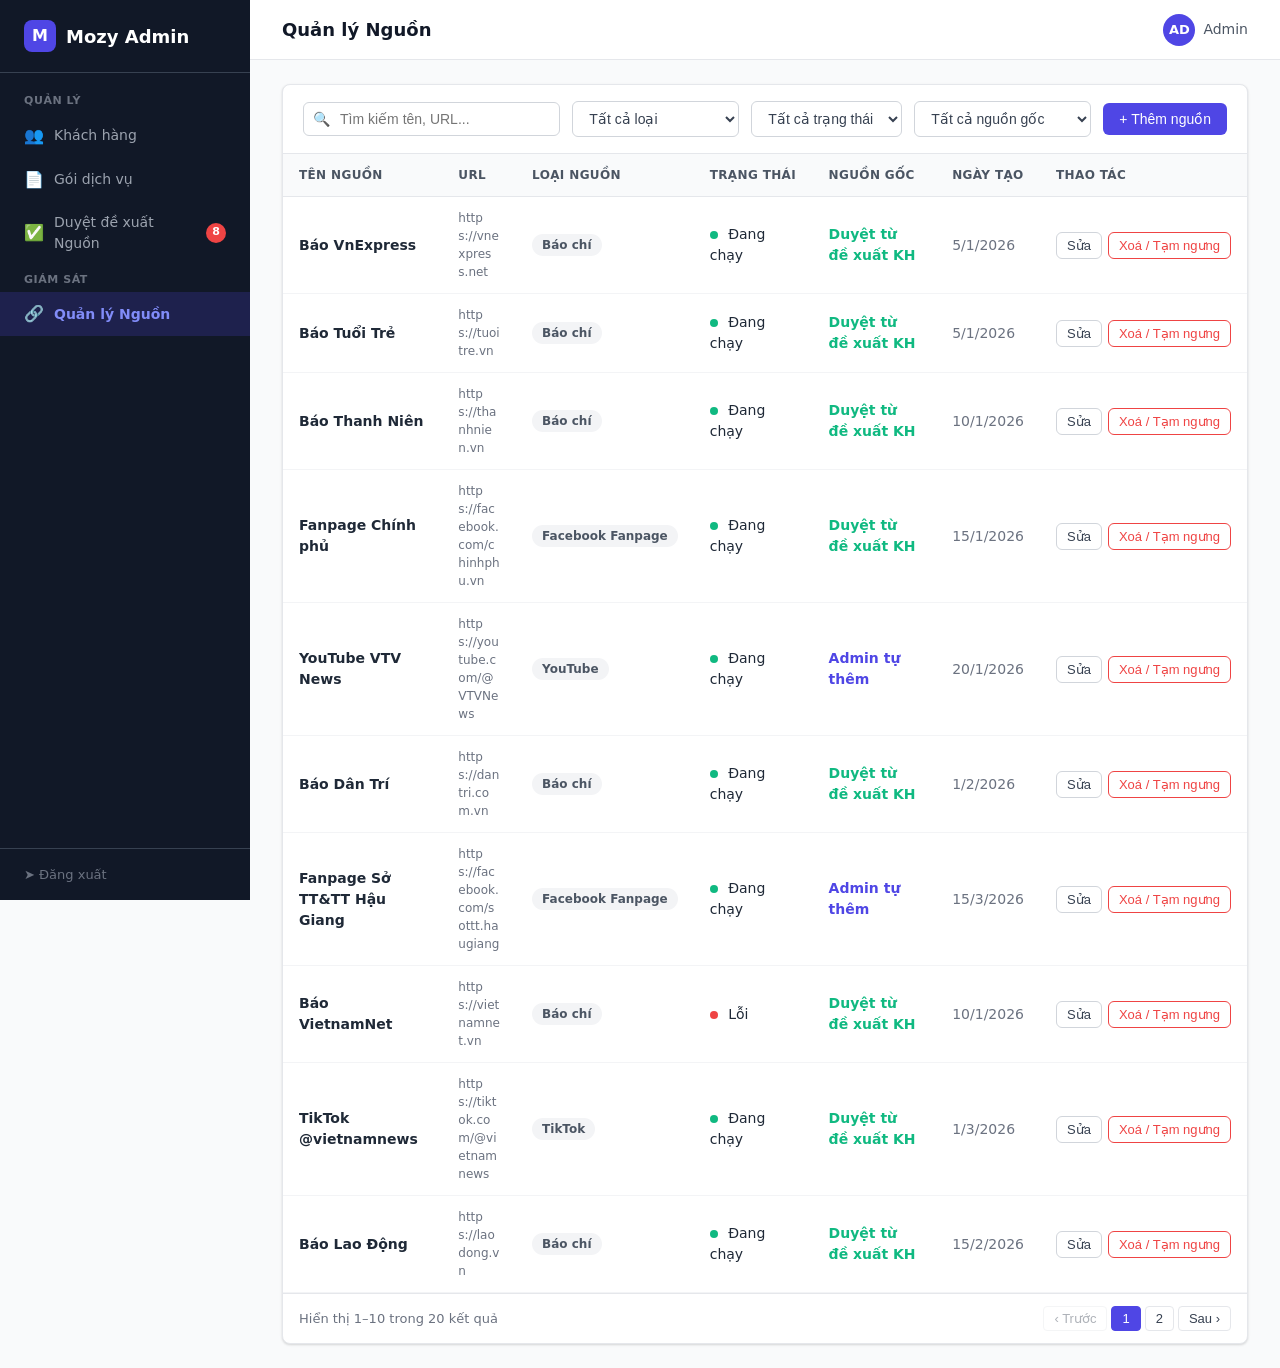
<file: admin-portal/sources.html>
<!DOCTYPE html>
<html lang="vi">
<head>
  <meta charset="UTF-8">
  <meta name="viewport" content="width=device-width, initial-scale=1.0">
  <title>Quản lý Nguồn — Mozy Admin</title>
  <link rel="stylesheet" href="shared.css">
  <style>
    .source-url { color: var(--gray-500); font-size: 12px; word-break: break-all; }
    .origin-admin { color: var(--primary); font-weight: 600; }
    .origin-approved { color: var(--success); font-weight: 600; }
    .action-btns { display: flex; gap: 6px; }
    .status-dot.paused { background: var(--warning); }
  </style>
</head>
<body>
  <div class="layout" id="app"></div>

  <script src="shared.js"></script>
  <script>
    let state = {
      search: '',
      typeFilter: 'all',
      statusFilter: 'all',
      originFilter: 'all',
      page: 1,
      perPage: 10,
    };

    const SOURCE_TYPES = ['Báo chí', 'Facebook Fanpage', 'Facebook Group', 'TikTok', 'YouTube'];
    const STATUS_MAP = { active: 'Đang chạy', error: 'Lỗi', paused: 'Tạm ngưng bởi hệ thống' };

    function getFiltered() {
      let data = [...SOURCES];
      if (state.search) {
        const q = state.search.toLowerCase();
        data = data.filter(s => s.name.toLowerCase().includes(q) || s.url.toLowerCase().includes(q));
      }
      if (state.typeFilter !== 'all') data = data.filter(s => s.type === state.typeFilter);
      if (state.statusFilter !== 'all') data = data.filter(s => s.status === state.statusFilter);
      if (state.originFilter !== 'all') data = data.filter(s => s.origin === state.originFilter);
      return data;
    }

    function render() {
      const filtered = getFiltered();
      const totalPages = Math.ceil(filtered.length / state.perPage);
      const pageData = filtered.slice((state.page - 1) * state.perPage, state.page * state.perPage);

      const app = document.getElementById('app');
      app.innerHTML = `
        ${buildSidebar('sources')}
        <div class="main">
          ${buildHeader('Quản lý Nguồn')}
          <div class="content fade-in">
            <div class="card">
              <div class="card-header">
                <div class="toolbar" style="flex:1;">
                  <div class="search-box">
                    <span class="search-icon">&#128269;</span>
                    <input type="text" id="searchInput" placeholder="Tìm kiếm tên, URL..." value="${state.search}">
                  </div>
                  <select class="filter-select" id="typeFilter">
                    <option value="all" ${state.typeFilter === 'all' ? 'selected' : ''}>Tất cả loại</option>
                    ${SOURCE_TYPES.map(t => `<option value="${t}" ${state.typeFilter === t ? 'selected' : ''}>${t}</option>`).join('')}
                  </select>
                  <select class="filter-select" id="statusFilter">
                    <option value="all" ${state.statusFilter === 'all' ? 'selected' : ''}>Tất cả trạng thái</option>
                    <option value="active" ${state.statusFilter === 'active' ? 'selected' : ''}>Đang chạy</option>
                    <option value="error" ${state.statusFilter === 'error' ? 'selected' : ''}>Lỗi</option>
                    <option value="paused" ${state.statusFilter === 'paused' ? 'selected' : ''}>Tạm ngưng</option>
                  </select>
                  <select class="filter-select" id="originFilter">
                    <option value="all" ${state.originFilter === 'all' ? 'selected' : ''}>Tất cả nguồn gốc</option>
                    <option value="admin" ${state.originFilter === 'admin' ? 'selected' : ''}>Admin tự thêm</option>
                    <option value="approved" ${state.originFilter === 'approved' ? 'selected' : ''}>Duyệt từ đề xuất KH</option>
                  </select>
                </div>
                <button class="btn btn-primary" onclick="openAddSource()">+ Thêm nguồn</button>
              </div>
              <div class="table-wrap">
                <table>
                  <thead>
                    <tr>
                      <th>Tên nguồn</th>
                      <th>URL</th>
                      <th>Loại nguồn</th>
                      <th>Trạng thái</th>
                      <th>Nguồn gốc</th>
                      <th>Ngày tạo</th>
                      <th style="width:140px;">Thao tác</th>
                    </tr>
                  </thead>
                  <tbody>
                    ${pageData.map(s => `
                      <tr>
                        <td><strong>${s.name}</strong></td>
                        <td><div class="source-url">${s.url}</div></td>
                        <td><span class="badge badge-neutral">${s.type}</span></td>
                        <td>
                          <span class="status-dot ${s.status}"></span>
                          ${STATUS_MAP[s.status] || s.status}
                        </td>
                        <td>
                          ${s.origin === 'admin'
                            ? '<span class="origin-admin">Admin tự thêm</span>'
                            : '<span class="origin-approved">Duyệt từ đề xuất KH</span>'}
                        </td>
                        <td style="white-space:nowrap;color:var(--gray-500);">${formatDate(s.addedAt)}</td>
                        <td>
                          <div class="action-btns">
                            <button class="btn btn-outline btn-sm" onclick="openEditSource(${s.id})">Sửa</button>
                            <button class="btn btn-sm" style="color:var(--danger);border:1px solid var(--danger);background:#fff;" onclick="openActionModal(${s.id})">Xoá / Tạm ngưng</button>
                          </div>
                        </td>
                      </tr>
                    `).join('')}
                    ${pageData.length === 0 ? '<tr><td colspan="7"><div class="empty-state"><div class="empty-icon">&#128269;</div><p>Không tìm thấy nguồn nào</p></div></td></tr>' : ''}
                  </tbody>
                </table>
              </div>
              <div class="pagination">
                <span>Hiển thị ${filtered.length === 0 ? 0 : (state.page-1)*state.perPage+1}–${Math.min(state.page*state.perPage, filtered.length)} trong ${filtered.length} kết quả</span>
                <div class="page-btns">
                  <button class="page-btn" onclick="goPage(${state.page - 1})" ${state.page <= 1 ? 'disabled' : ''}>&#8249; Trước</button>
                  ${Array.from({length: Math.min(totalPages, 5)}, (_, i) => {
                    let p;
                    if (totalPages <= 5) p = i + 1;
                    else if (state.page <= 3) p = i + 1;
                    else if (state.page >= totalPages - 2) p = totalPages - 4 + i;
                    else p = state.page - 2 + i;
                    return `<button class="page-btn ${p === state.page ? 'active' : ''}" onclick="goPage(${p})">${p}</button>`;
                  }).join('')}
                  <button class="page-btn" onclick="goPage(${state.page + 1})" ${state.page >= totalPages ? 'disabled' : ''}>Sau &#8250;</button>
                </div>
              </div>
            </div>
          </div>
        </div>

        <!-- Add/Edit Source Modal -->
        <div class="modal-overlay" id="sourceModal">
          <div class="modal">
            <div class="modal-header">
              <h3 id="sourceModalTitle">Thêm nguồn mới</h3>
              <button class="modal-close" onclick="closeModal('sourceModal')">&times;</button>
            </div>
            <div class="modal-body">
              <form id="sourceForm">
                <div class="form-group">
                  <label class="form-label">URL <span class="required">*</span></label>
                  <input type="url" class="form-input" id="sUrl" required placeholder="https://example.com" value="">
                  <div class="form-hint">Hệ thống sẽ validate URL và thử crawl</div>
                  <div class="form-error" id="sUrlError"></div>
                </div>
                <div class="form-group">
                  <label class="form-label">Loại nguồn <span class="required">*</span></label>
                  <select class="form-select" id="sType" required>
                    <option value="">Chọn loại...</option>
                    ${SOURCE_TYPES.map(t => `<option value="${t}">${t}</option>`).join('')}
                  </select>
                </div>
                <div class="form-group">
                  <label class="form-label">Tên hiển thị</label>
                  <input type="text" class="form-input" id="sName" placeholder="Tự động lấy từ URL">
                  <div class="form-hint">Để trống sẽ tự lấy tên từ URL</div>
                </div>
              </form>
            </div>
            <div class="modal-footer">
              <button class="btn btn-outline" onclick="closeModal('sourceModal')">Hủy</button>
              <button class="btn btn-primary" id="sourceSubmitBtn" onclick="submitSource()">Thêm nguồn</button>
            </div>
          </div>
        </div>

        <!-- Action Modal (Delete / Pause) -->
        <div class="modal-overlay" id="actionModal">
          <div class="modal" style="max-width:480px;">
            <div class="modal-header">
              <h3 id="actionModalTitle">Xoá / Tạm ngưng nguồn</h3>
              <button class="modal-close" onclick="closeModal('actionModal')">&times;</button>
            </div>
            <div class="modal-body" id="actionBody"></div>
            <div class="modal-footer">
              <button class="btn btn-outline" onclick="closeModal('actionModal')">Hủy</button>
              <button class="btn btn-danger" id="confirmPauseBtn" onclick="confirmPause()" style="display:none;">Tạm ngưng</button>
              <button class="btn btn-danger" id="confirmDeleteBtn" onclick="confirmDelete()" style="display:none;background:var(--gray-700);">Xoá hẳn</button>
            </div>
          </div>
        </div>`;

      document.getElementById('searchInput').addEventListener('input', e => { state.search = e.target.value; state.page = 1; render(); });
      document.getElementById('typeFilter').addEventListener('change', e => { state.typeFilter = e.target.value; state.page = 1; render(); });
      document.getElementById('statusFilter').addEventListener('change', e => { state.statusFilter = e.target.value; state.page = 1; render(); });
      document.getElementById('originFilter').addEventListener('change', e => { state.originFilter = e.target.value; state.page = 1; render(); });

      document.getElementById('sUrl').addEventListener('input', function() {
        if (!document.getElementById('sName').value || document.getElementById('sName').dataset.auto === 'true') {
          try { const u = new URL(this.value); document.getElementById('sName').value = u.hostname.replace('www.', ''); document.getElementById('sName').dataset.auto = 'true'; } catch {}
        }
      });
    }

    function goPage(p) {
      const filtered = getFiltered();
      const totalPages = Math.ceil(filtered.length / state.perPage);
      if (p < 1 || p > totalPages) return;
      state.page = p;
      render();
    }

    // --- Add Source ---
    let editingSourceId = null;
    function openAddSource() {
      editingSourceId = null;
      document.getElementById('sourceModalTitle').textContent = 'Thêm nguồn mới';
      document.getElementById('sUrl').value = '';
      document.getElementById('sUrl').disabled = false;
      document.getElementById('sType').value = '';
      document.getElementById('sName').value = '';
      document.getElementById('sUrlError').classList.remove('visible');
      document.getElementById('sourceSubmitBtn').textContent = 'Thêm nguồn';
      openModal('sourceModal');
    }

    // --- Edit Source ---
    function openEditSource(id) {
      const s = SOURCES.find(x => x.id === id);
      if (!s) return;
      editingSourceId = id;
      document.getElementById('sourceModalTitle').textContent = 'Sửa nguồn';
      document.getElementById('sUrl').value = s.url;
      document.getElementById('sUrl').disabled = true;
      document.getElementById('sType').value = s.type;
      document.getElementById('sName').value = s.name;
      document.getElementById('sUrlError').classList.remove('visible');
      document.getElementById('sourceSubmitBtn').textContent = 'Lưu thay đổi';
      openModal('sourceModal');
    }

    function submitSource() {
      const url = document.getElementById('sUrl').value.trim();
      const type = document.getElementById('sType').value;
      let name = document.getElementById('sName').value.trim();
      const urlErr = document.getElementById('sUrlError');

      if (!url || !type) return;
      try { new URL(url); } catch { urlErr.textContent = 'URL không hợp lệ'; urlErr.classList.add('visible'); return; }
      urlErr.classList.remove('visible');
      if (!name) { try { name = new URL(url).hostname.replace('www.', ''); } catch { name = url; } }

      if (!editingSourceId) {
        const exists = SOURCES.some(s => s.url.toLowerCase() === url.toLowerCase());
        if (exists) { urlErr.textContent = 'URL này đã tồn tại trong danh mục'; urlErr.classList.add('visible'); return; }
        SOURCES.push({
          id: Date.now(), name, url, type,
          status: 'active', addedAt: new Date().toISOString().slice(0, 10),
          origin: 'admin', followers: []
        });
        showToast('Đã thêm nguồn "' + name + '"');
      } else {
        const s = SOURCES.find(x => x.id === editingSourceId);
        if (s) { s.name = name; s.type = type; }
        showToast('Đã cập nhật nguồn "' + name + '"');
      }

      closeModal('sourceModal');
      render();
    }

    // --- Delete / Pause ---
    let actionSourceId = null;
    function openActionModal(id) {
      const s = SOURCES.find(x => x.id === id);
      if (!s) return;
      actionSourceId = id;
      const followerCount = s.followers ? s.followers.length : 0;
      const isPaused = s.status === 'paused';

      document.getElementById('actionModalTitle').textContent = isPaused ? 'Mở lại / Xoá nguồn' : 'Xoá / Tạm ngưng nguồn';
      document.getElementById('actionBody').innerHTML = `
        <p style="margin-bottom:12px;">Bạn đang thao tác trên nguồn <strong>${s.name}</strong></p>
        ${followerCount > 0 ? `<div class="alert alert-warning" style="margin-bottom:16px;">&#9888; Nguồn này đang được <strong>${followerCount} khách hàng</strong> theo dõi. Việc xoá/tạm ngưng sẽ ảnh hưởng đến tất cả KH này.</div>` : ''}
        ${isPaused ? `
          <p style="font-size:14px;color:var(--gray-600);margin-bottom:8px;">Nguồn đang tạm ngưng. Chọn hành động:</p>
          <button class="btn btn-success btn-sm" onclick="confirmResume()" style="margin-right:8px;">Mở lại</button>
        ` : `
          <p style="font-size:14px;color:var(--gray-600);margin-bottom:8px;">Chọn hành động:</p>
        `}
        <div style="display:flex;gap:12px;margin-top:12px;">
          ${!isPaused ? `<div style="flex:1;padding:12px;border:1px solid var(--gray-200);border-radius:8px;cursor:pointer;" onclick="document.getElementById('confirmPauseBtn').style.display='';document.getElementById('confirmDeleteBtn').style.display='none';">
            <div style="font-weight:600;color:var(--warning);margin-bottom:4px;">Tạm ngưng</div>
            <div style="font-size:12px;color:var(--gray-500);">Trạng thái chuyển "Tạm ngưng bởi hệ thống". Dữ liệu giữ nguyên.</div>
          </div>` : ''}
          <div style="flex:1;padding:12px;border:1px solid var(--gray-200);border-radius:8px;cursor:pointer;" onclick="document.getElementById('confirmDeleteBtn').style.display='';document.getElementById('confirmPauseBtn').style.display='none';">
            <div style="font-weight:600;color:var(--danger);margin-bottom:4px;">Xoá hẳn</div>
            <div style="font-size:12px;color:var(--gray-500);">Nguồn biến mất khỏi danh mục + khỏi list mọi KH.</div>
          </div>
        </div>`;
      document.getElementById('confirmPauseBtn').style.display = 'none';
      document.getElementById('confirmDeleteBtn').style.display = 'none';
      openModal('actionModal');
    }

    function confirmPause() {
      const s = SOURCES.find(x => x.id === actionSourceId);
      if (!s) return;
      s.status = s.status === 'paused' ? 'active' : 'paused';
      showToast(s.status === 'paused' ? 'Đã tạm ngưng nguồn "' + s.name + '"' : 'Đã mở lại nguồn "' + s.name + '"');
      closeModal('actionModal');
      render();
    }

    function confirmResume() {
      const s = SOURCES.find(x => x.id === actionSourceId);
      if (!s) return;
      s.status = 'active';
      showToast('Đã mở lại nguồn "' + s.name + '"');
      closeModal('actionModal');
      render();
    }

    function confirmDelete() {
      const s = SOURCES.find(x => x.id === actionSourceId);
      if (!s) return;
      const idx = SOURCES.findIndex(x => x.id === actionSourceId);
      if (idx >= 0) SOURCES.splice(idx, 1);
      showToast('Đã xoá nguồn "' + s.name + '"');
      closeModal('actionModal');
      render();
    }

    render();
  </script>
</body>
</html>
</file>
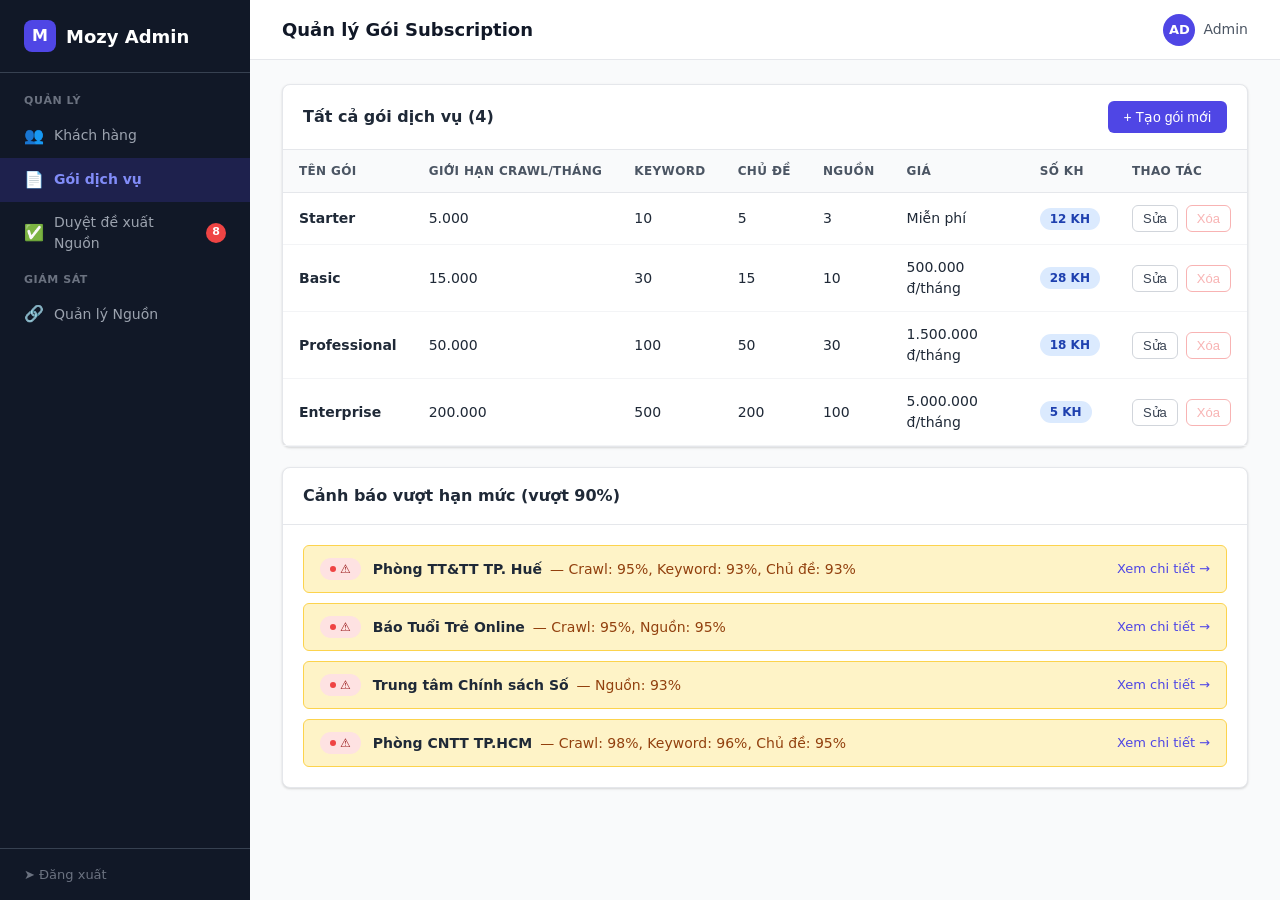
<file: admin-portal/subscriptions.html>
<!DOCTYPE html>
<html lang="vi">
<head>
  <meta charset="UTF-8">
  <meta name="viewport" content="width=device-width, initial-scale=1.0">
  <title>Gói Subscription — Mozy Admin</title>
  <link rel="stylesheet" href="shared.css">
</head>
<body>
  <div class="layout" id="app"></div>

  <script src="shared.js"></script>
  <script>
    let editingPlan = null;

    function render() {
      const app = document.getElementById('app');
      app.innerHTML = `
        ${buildSidebar('subscriptions')}
        <div class="main">
          ${buildHeader('Quản lý Gói Subscription')}
          <div class="content fade-in">
            <div class="card">
              <div class="card-header">
                <h2>Tất cả gói dịch vụ (${PLANS.length})</h2>
                <button class="btn btn-primary" onclick="openCreate()">+ Tạo gói mới</button>
              </div>
              <div class="table-wrap">
                <table>
                  <thead>
                    <tr>
                      <th>Tên gói</th>
                      <th>Giới hạn crawl/tháng</th>
                      <th>Keyword</th>
                      <th>Chủ đề</th>
                      <th>Nguồn</th>
                      <th>Giá</th>
                      <th>Số KH</th>
                      <th>Thao tác</th>
                    </tr>
                  </thead>
                  <tbody>
                    ${PLANS.map(p => `
                      <tr style="cursor:default;">
                        <td><strong>${p.name}</strong></td>
                        <td>${formatNumber(p.crawlLimit)}</td>
                        <td>${formatNumber(p.keywordLimit)}</td>
                        <td>${formatNumber(p.topicLimit)}</td>
                        <td>${formatNumber(p.sourceLimit)}</td>
                        <td>${formatPrice(p.price)}</td>
                        <td><span class="badge badge-info">${p.customerCount} KH</span></td>
                        <td>
                          <div class="btn-group">
                            <button class="btn btn-outline btn-sm" onclick="openEdit(${p.id})">Sửa</button>
                            <button class="btn btn-sm btn-outline" style="color:var(--danger);border-color:var(--danger);${p.customerCount > 0 ? 'opacity:0.4;cursor:not-allowed;' : ''}" onclick="deletePlan(${p.id})" ${p.customerCount > 0 ? 'disabled' : ''}>Xóa</button>
                          </div>
                        </td>
                      </tr>
                    `).join('')}
                  </tbody>
                </table>
              </div>
            </div>
            <div style="margin-top:20px;">
              <div class="card">
                <div class="card-header"><h2>Cảnh báo vượt hạn mức (vượt 90%)</h2></div>
                <div class="card-body">
                  <div style="display:flex;flex-direction:column;gap:10px;">
                    ${CUSTOMERS.filter(c => {
                      const p = getPlan(c.planId);
                      if (!p) return false;
                      return usagePercent(c.usage.crawl, p.crawlLimit) > 90
                        || usagePercent(c.usage.keywords, p.keywordLimit) > 90
                        || usagePercent(c.usage.topics, p.topicLimit) > 90
                        || usagePercent(c.usage.sources, p.sourceLimit) > 90;
                    }).map(c => {
                      const p = getPlan(c.planId);
                      const flags = [];
                      const cPct = usagePercent(c.usage.crawl, p.crawlLimit);
                      const kPct = usagePercent(c.usage.keywords, p.keywordLimit);
                      const tPct = usagePercent(c.usage.topics, p.topicLimit);
                      const sPct = usagePercent(c.usage.sources, p.sourceLimit);
                      if (cPct > 90) flags.push('Crawl: ' + cPct + '%');
                      if (kPct > 90) flags.push('Keyword: ' + kPct + '%');
                      if (tPct > 90) flags.push('Chủ đề: ' + tPct + '%');
                      if (sPct > 90) flags.push('Nguồn: ' + sPct + '%');
                      return `
                        <div class="alert alert-warning" style="margin:0;">
                          <span class="badge badge-danger badge-overlimit" style="margin-right:4px;">&#9888;</span>
                          <a href="customer-detail.html?id=${c.id}" style="font-weight:600;color:var(--gray-800);text-decoration:none;">${c.org}</a>
                          — ${flags.join(', ')}
                          <a href="customer-detail.html?id=${c.id}" style="margin-left:auto;font-size:13px;">Xem chi tiết &rarr;</a>
                        </div>`;
                    }).join('')}
                    ${CUSTOMERS.filter(c => {
                      const p = getPlan(c.planId);
                      if (!p) return false;
                      return usagePercent(c.usage.crawl, p.crawlLimit) > 90
                        || usagePercent(c.usage.keywords, p.keywordLimit) > 90
                        || usagePercent(c.usage.topics, p.topicLimit) > 90
                        || usagePercent(c.usage.sources, p.sourceLimit) > 90;
                    }).length === 0 ? '<div style="text-align:center;color:var(--gray-500);padding:20px;">Không có KH nào vượt ngưỡng</div>' : ''}
                  </div>
                </div>
              </div>
            </div>
          </div>
        </div>

        <!-- Create/Edit Modal -->
        <div class="modal-overlay" id="planModal">
          <div class="modal">
            <div class="modal-header">
              <h3 id="modalTitle">Tạo gói mới</h3>
              <button class="modal-close" onclick="closeModal('planModal')">&times;</button>
            </div>
            <div class="modal-body">
              <form id="planForm">
                <div class="form-group">
                  <label class="form-label">Tên gói <span class="required">*</span></label>
                  <input type="text" class="form-input" id="pName" required placeholder="VD: Premium">
                  <div class="form-error" id="nameError"></div>
                </div>
                <div class="form-row">
                  <div class="form-group">
                    <label class="form-label">Giới hạn crawl/tháng <span class="required">*</span></label>
                    <input type="number" class="form-input" id="pCrawl" required min="1" placeholder="50000">
                  </div>
                  <div class="form-group">
                    <label class="form-label">Giới hạn Keyword <span class="required">*</span></label>
                    <input type="number" class="form-input" id="pKeyword" required min="1" placeholder="100">
                  </div>
                </div>
                <div class="form-row">
                  <div class="form-group">
                    <label class="form-label">Giới hạn Chủ đề <span class="required">*</span></label>
                    <input type="number" class="form-input" id="pTopic" required min="1" placeholder="50">
                  </div>
                  <div class="form-group">
                    <label class="form-label">Giới hạn Nguồn <span class="required">*</span></label>
                    <input type="number" class="form-input" id="pSource" required min="1" placeholder="30">
                  </div>
                </div>
                <div class="form-group">
                  <label class="form-label">Giá tham chiếu (VNĐ/tháng)</label>
                  <input type="number" class="form-input" id="pPrice" min="0" placeholder="0 = Miễn phí">
                  <div class="form-hint">Để trống hoặc 0 = Miễn phí</div>
                </div>
              </form>
            </div>
            <div class="modal-footer">
              <button class="btn btn-outline" onclick="closeModal('planModal')">Hủy</button>
              <button class="btn btn-primary" onclick="submitPlan()">Lưu</button>
            </div>
          </div>
        </div>`;

      document.getElementById('planForm').addEventListener('submit', function(e) {
        e.preventDefault();
        submitPlan();
      });
    }

    function openCreate() {
      editingPlan = null;
      document.getElementById('modalTitle').textContent = 'Tạo gói mới';
      document.getElementById('pName').value = '';
      document.getElementById('pName').disabled = false;
      document.getElementById('pCrawl').value = '';
      document.getElementById('pKeyword').value = '';
      document.getElementById('pTopic').value = '';
      document.getElementById('pSource').value = '';
      document.getElementById('pPrice').value = '';
      document.getElementById('nameError').classList.remove('visible');
      openModal('planModal');
    }

    function openEdit(id) {
      editingPlan = PLANS.find(p => p.id === id);
      if (!editingPlan) return;
      document.getElementById('modalTitle').textContent = 'Chỉnh sửa gói ' + editingPlan.name;
      document.getElementById('pName').value = editingPlan.name;
      document.getElementById('pName').disabled = true;
      document.getElementById('pCrawl').value = editingPlan.crawlLimit;
      document.getElementById('pKeyword').value = editingPlan.keywordLimit;
      document.getElementById('pTopic').value = editingPlan.topicLimit;
      document.getElementById('pSource').value = editingPlan.sourceLimit;
      document.getElementById('pPrice').value = editingPlan.price || '';
      document.getElementById('nameError').classList.remove('visible');
      openModal('planModal');
    }

    function submitPlan() {
      const name = document.getElementById('pName').value.trim();
      const crawlLimit = parseInt(document.getElementById('pCrawl').value);
      const keywordLimit = parseInt(document.getElementById('pKeyword').value);
      const topicLimit = parseInt(document.getElementById('pTopic').value);
      const sourceLimit = parseInt(document.getElementById('pSource').value);
      const price = parseInt(document.getElementById('pPrice').value) || 0;
      const nameErr = document.getElementById('nameError');

      if (!name || !crawlLimit || !keywordLimit || !topicLimit || !sourceLimit) return;

      if (!editingPlan) {
        const exists = PLANS.some(p => p.name.toLowerCase() === name.toLowerCase());
        if (exists) {
          nameErr.textContent = 'Tên gói đã tồn tại';
          nameErr.classList.add('visible');
          return;
        }
        PLANS.push({ id: PLANS.length + 100, name, crawlLimit, keywordLimit, topicLimit, sourceLimit, price, customerCount: 0 });
        showToast('Tạo gói "' + name + '" thành công');
      } else {
        editingPlan.crawlLimit = crawlLimit;
        editingPlan.keywordLimit = keywordLimit;
        editingPlan.topicLimit = topicLimit;
        editingPlan.sourceLimit = sourceLimit;
        editingPlan.price = price;
        showToast('Cập nhật gói "' + name + '" thành công');
      }

      closeModal('planModal');
      render();
    }

    function deletePlan(id) {
      const plan = PLANS.find(p => p.id === id);
      if (!plan) return;
      if (plan.customerCount > 0) {
        showToast('Không thể xóa gói đang có KH sử dụng. Vui lòng chuyển KH sang gói khác trước.', 'error');
        return;
      }
      if (confirm('Bạn có chắc muốn xóa gói "' + plan.name + '"?')) {
        const idx = PLANS.indexOf(plan);
        PLANS.splice(idx, 1);
        showToast('Đã xóa gói "' + plan.name + '"');
        render();
      }
    }

    render();
  </script>
</body>
</html>
</file>
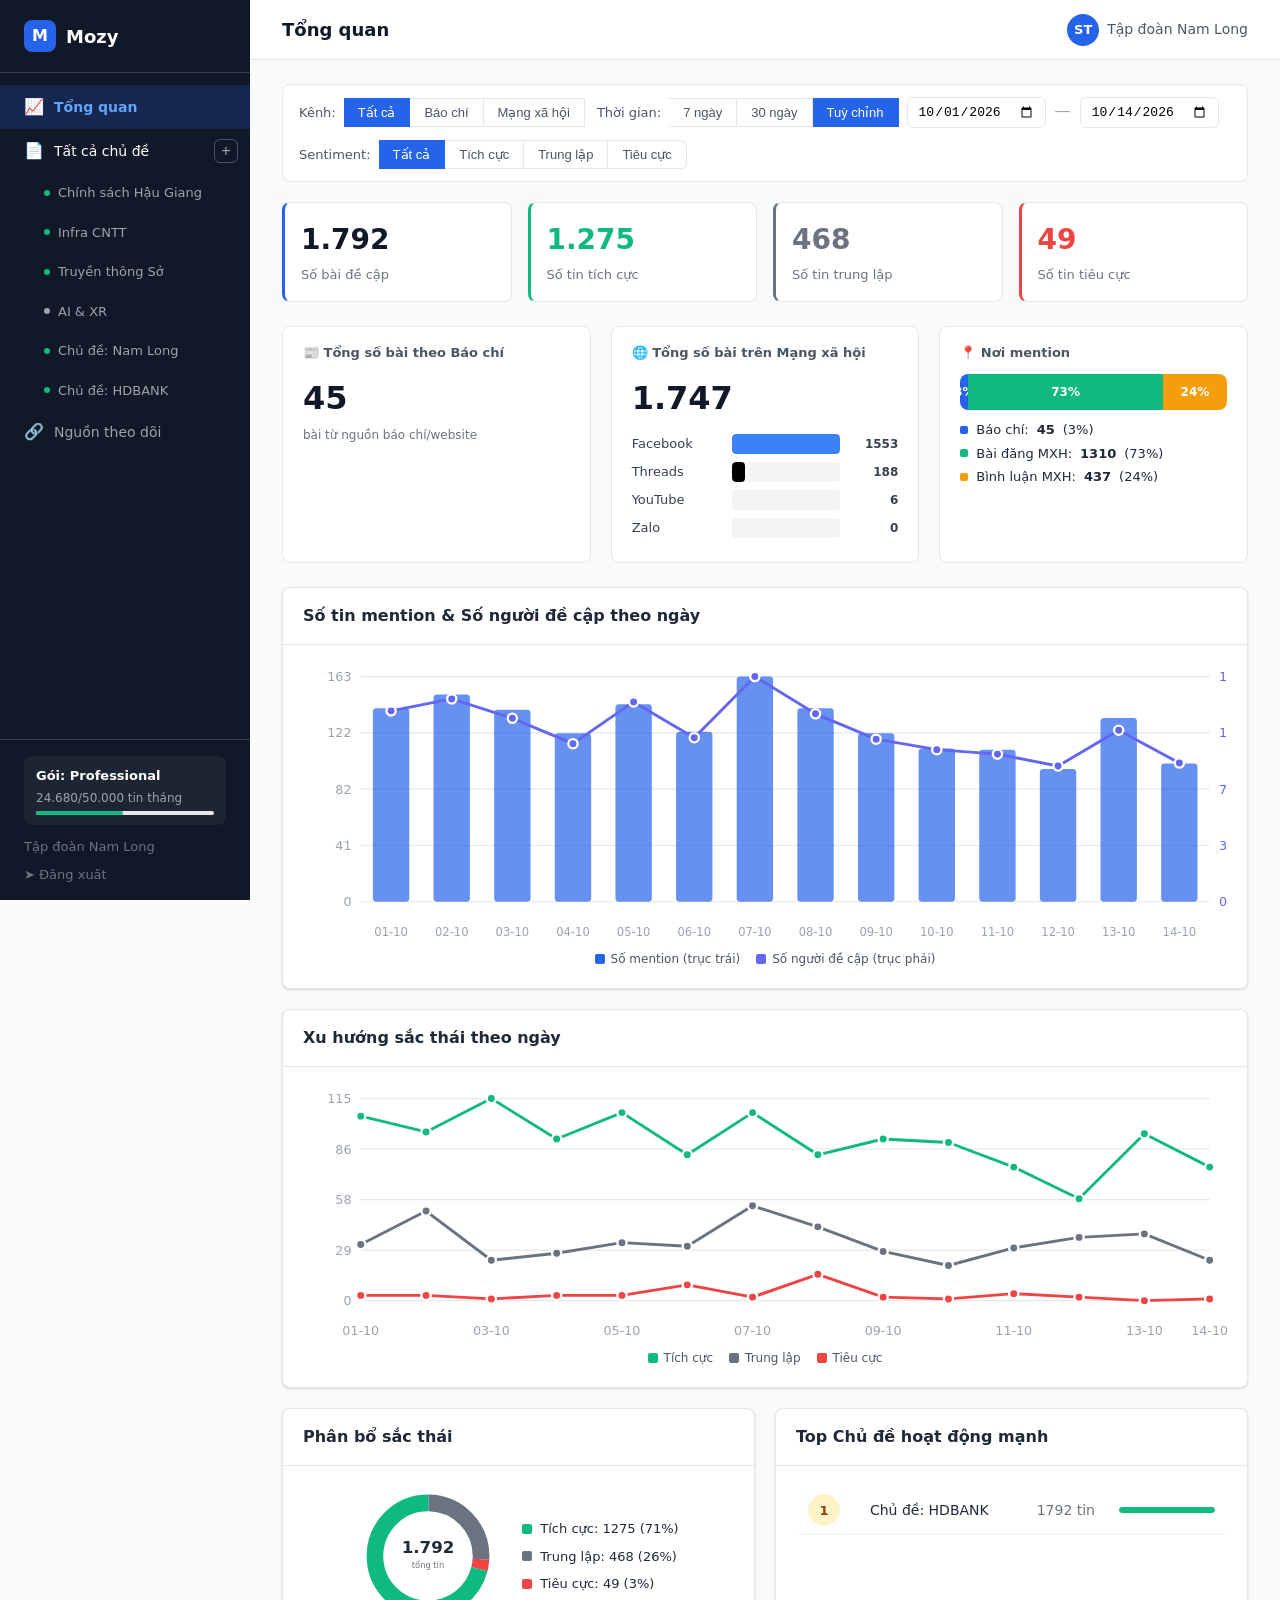
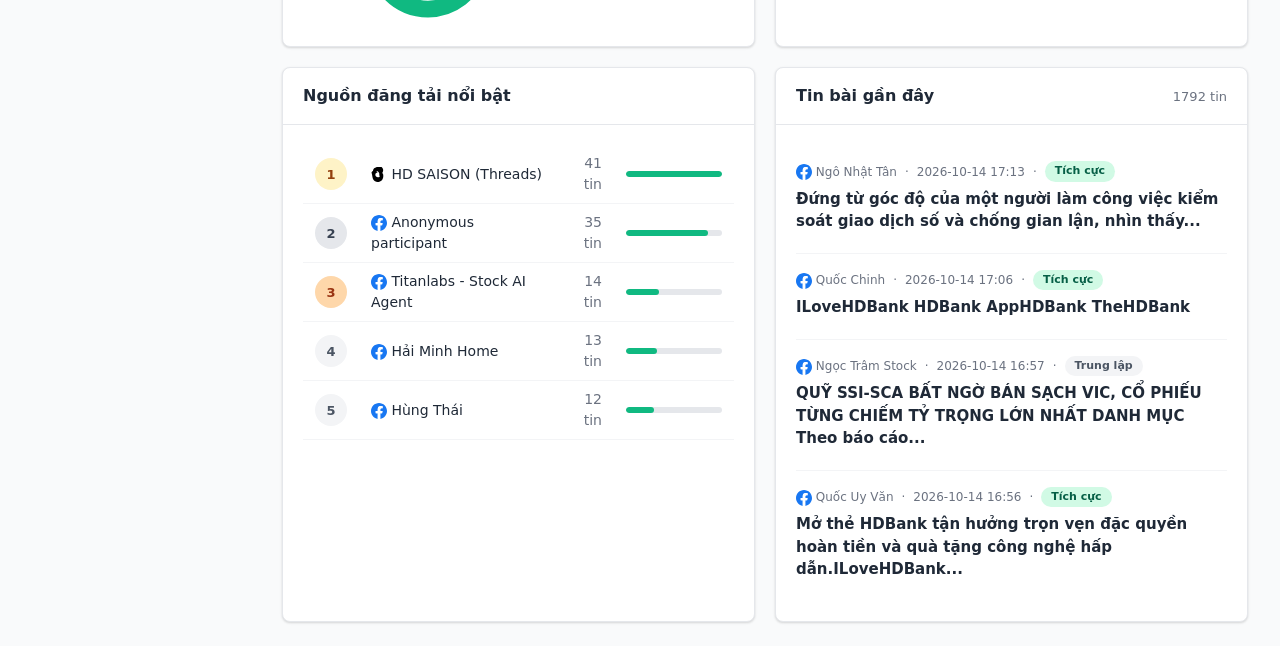
<file: customer-portal/dashboard.html>
<!DOCTYPE html>
<html lang="vi">
<head>
  <meta charset="UTF-8">
  <meta name="viewport" content="width=device-width, initial-scale=1.0">
  <title>Tổng quan — Mozy</title>
  <link rel="stylesheet" href="shared.css">
  <style>
    .filter-bar { display: flex; align-items: center; gap: 12px; flex-wrap: wrap; margin-bottom: 20px; padding: 12px 16px; background: #fff; border-radius: var(--radius); border: 1px solid var(--gray-200); }
    .filter-bar .filter-label { font-size: 13px; font-weight: 500; color: var(--gray-600); margin-right: 8px; white-space: nowrap; }
    .seg-btn { padding: 6px 14px; border: 1px solid var(--gray-200); background: #fff; font-size: 13px; color: var(--gray-600); cursor: pointer; transition: all 0.15s; white-space: nowrap; }
    .seg-btn:first-child { border-radius: 6px 0 0 6px; }
    .seg-btn:last-child { border-radius: 0 6px 6px 0; }
    .seg-btn:not(:first-child) { border-left: none; }
    .seg-btn.active { background: var(--primary); color: #fff; border-color: var(--primary); }
    .seg-btn:hover:not(.active) { background: var(--gray-50); }
    .sub-chip { padding: 4px 10px; border: 1px solid var(--gray-200); border-radius: 9999px; font-size: 12px; cursor: pointer; background: #fff; color: var(--gray-600); transition: all 0.15s; }
    .sub-chip.active { background: var(--primary-bg); color: var(--primary); border-color: var(--primary); }
    .top-table td { padding: 8px 12px; }
    .top-rank { width: 32px; height: 32px; border-radius: 50%; background: var(--gray-100); display: inline-flex; align-items: center; justify-content: center; font-weight: 700; color: var(--gray-600); font-size: 13px; }
    .top-rank.r1 { background: #FEF3C7; color: #92400E; }
    .top-rank.r2 { background: #E5E7EB; color: #374151; }
    .top-rank.r3 { background: #FED7AA; color: #9A3412; }
    .date-input { padding: 6px 10px; border: 1px solid var(--gray-200); border-radius: 6px; font-size: 13px; }
    .date-input:focus { outline: none; border-color: var(--primary); }
    .bar-chart { position: relative; height: 220px; display: flex; align-items: flex-end; gap: 0; padding: 0 4px; }
    .bar-col { flex: 1; display: flex; flex-direction: column; align-items: center; position: relative; height: 100%; justify-content: flex-end; min-width: 16px; }
    .bar-stack { width: 100%; max-width: 40px; display: flex; flex-direction: column-reverse; gap: 1px; }
    .bar-seg { border-radius: 2px; transition: height 0.4s ease; }
    .bar-label { position: absolute; bottom: -24px; left: 50%; transform: translateX(-50%); font-size: 10px; color: var(--gray-500); white-space: nowrap; }
    .bar-tooltip { position: absolute; bottom: 100%; left: 50%; transform: translateX(-50%); background: var(--gray-800); color: #fff; padding: 4px 8px; border-radius: 4px; font-size: 11px; white-space: nowrap; pointer-events: none; opacity: 0; transition: opacity 0.15s; margin-bottom: 4px; }
    .bar-col:hover .bar-tooltip { opacity: 1; }
    .chart-legend { display: flex; gap: 16px; justify-content: center; margin-top: 8px; flex-wrap: wrap; }
    .chart-legend .legend-item { display: flex; align-items: center; gap: 6px; font-size: 12px; color: var(--gray-600); }
    .chart-legend .legend-dot { width: 10px; height: 10px; border-radius: 2px; flex-shrink: 0; }
    .svg-chart-wrap { position: relative; width: 100%; }
    .svg-chart-wrap svg { display: block; width: 100%; height: auto; }
    .pie-chart-wrap { display: flex; align-items: center; gap: 24px; justify-content: center; }
    .pie-svg { width: 140px; height: 140px; }
    .pie-labels { display: flex; flex-direction: column; gap: 8px; }
    .pie-label { display: flex; align-items: center; gap: 8px; font-size: 13px; }
    .pie-label-dot { width: 10px; height: 10px; border-radius: 2px; flex-shrink: 0; }
    /* Breakdown widgets */
    .breakdown-section { display: grid; grid-template-columns: 1fr 1fr 1fr; gap: 20px; margin-bottom: 24px; }
    .breakdown-card { background: #fff; border: 1px solid var(--gray-200); border-radius: var(--radius); padding: 16px 20px; }
    .breakdown-card h3 { font-size: 13px; font-weight: 600; color: var(--gray-600); margin-bottom: 12px; }
    .breakdown-bar { display: flex; align-items: center; gap: 10px; margin-bottom: 8px; }
    .breakdown-bar .bar-name { font-size: 13px; color: var(--gray-700); width: 90px; flex-shrink: 0; }
    .breakdown-bar .bar-track { flex: 1; height: 20px; background: var(--gray-100); border-radius: 4px; overflow: hidden; position: relative; }
    .breakdown-bar .bar-fill { height: 100%; border-radius: 4px; transition: width 0.4s ease; }
    .breakdown-bar .bar-val { font-size: 12px; font-weight: 600; color: var(--gray-700); min-width: 48px; text-align: right; }
    .mention-widget { display: flex; gap: 0; border-radius: 8px; overflow: hidden; height: 36px; margin-bottom: 10px; }
    .mention-seg { display: flex; align-items: center; justify-content: center; font-size: 12px; font-weight: 600; color: #fff; transition: width 0.4s ease; }
    .mention-row { display: flex; align-items: center; gap: 8px; font-size: 13px; margin-bottom: 4px; }
    .mention-dot { width: 8px; height: 8px; border-radius: 2px; flex-shrink: 0; }
  </style>
</head>
<body>
  <div class="layout" id="app"></div>
  <script src="data_namlong.js"></script>
  <script src="data_hdbank.js"></script>
  <script src="shared.js"></script>
  <script>
    const NOW = new Date('2026-10-15T00:00:00'); // mốc "hôm nay" của dữ liệu mẫu
    const state = { channelTab: 'all', socialSub: 'all', timeRange: 'custom', sentiment: 'all', customFrom: '2026-10-01', customTo: '2026-10-14' };

    function parseFeedDate(d) { return new Date(d.replace(/(\d{2})\/(\d{2})\/(\d{4})/, '$3-$2-$1').replace(' ', 'T')); }

    function filterByTime(data) {
      const now = NOW;
      if (state.timeRange === 'custom' && state.customFrom && state.customTo) {
        const from = new Date(state.customFrom + 'T00:00:00');
        const to = new Date(state.customTo + 'T23:59:59');
        return data.filter(f => { const d = parseFeedDate(f.date); return d >= from && d <= to; });
      }
      const days = state.timeRange === '30d' ? 30 : 7;
      const cutoff = new Date(now); cutoff.setDate(cutoff.getDate() - days);
      return data.filter(f => parseFeedDate(f.date) >= cutoff);
    }

    function getFilteredFeed() {
      let data = [...FEED];
      data = filterByTime(data);
      if (state.channelTab === 'press') data = data.filter(f => f.sourceType === 'Báo chí');
      if (state.channelTab === 'social') { data = data.filter(f => f.sourceType !== 'Báo chí'); if (state.socialSub !== 'all') { const sub = state.socialSub; data = data.filter(f => sub === 'Facebook' ? (f.sourceType === 'Facebook' || f.sourceType === 'Facebook Fanpage' || f.sourceType === 'Facebook Group') : f.sourceType === sub); } }
      if (state.sentiment !== 'all') data = data.filter(f => f.sentiment === state.sentiment);
      return data;
    }

    // Always get unfiltered-by-channel feed for breakdown (only time+sentiment)
    function getTimeSentimentFeed() {
      let data = [...FEED];
      data = filterByTime(data);
      if (state.sentiment !== 'all') data = data.filter(f => f.sentiment === state.sentiment);
      return data;
    }

    // Biểu đồ theo ngày: tính từ dữ liệu thật trong khoảng thời gian đang chọn
    function rangeDays() {
      let from, to;
      if (state.timeRange === 'custom' && state.customFrom && state.customTo) { from = new Date(state.customFrom + 'T00:00:00'); to = new Date(state.customTo + 'T00:00:00'); }
      else { const n = state.timeRange === '30d' ? 30 : 7; to = new Date(NOW); to.setDate(to.getDate() - 1); from = new Date(to); from.setDate(from.getDate() - n + 1); }
      const out = []; for (let d = new Date(from); d <= to; d.setDate(d.getDate() + 1)) out.push(new Date(d)); return out;
    }
    const dayKey = d => d.getFullYear() + '-' + String(d.getMonth() + 1).padStart(2, '0') + '-' + String(d.getDate()).padStart(2, '0');
    const dayLabel = d => d.toLocaleDateString('vi-VN', { day: '2-digit', month: '2-digit' });
    function byDay(feed) { return rangeDays().map(d => ({ d, items: feed.filter(f => f.date.slice(0, 10) === dayKey(d)) })); }

    function buildDaily(feed) {
      return byDay(feed).map(({ d, items }) => {
        const c = s => items.filter(f => f.sentiment === s).length;
        return { label: dayLabel(d), positive: c('positive'), neutral: c('neutral'), negative: c('negative'), total: items.length };
      });
    }
    function buildAuthorTrend(feed) { return byDay(feed).map(({ d, items }) => ({ label: dayLabel(d), authors: new Set(items.map(f => f.source)).size })); }
    function buildEngagement(feed) {
      return byDay(feed).map(({ d, items }) => ({ label: dayLabel(d), likes: items.reduce((a, f) => a + (f.engagement ? f.engagement.reactions : 0), 0), shares: items.reduce((a, f) => a + (f.engagement ? f.engagement.shares : 0), 0) }));
    }

    function svgLine(data, series) {
      const W = 800, H = 220, mL = 50, mR = 15, mT = 10, mB = 35;
      const cw = W - mL - mR, ch = H - mT - mB;
      const maxVal = Math.max(...data.map(d => Math.max(...series.map(s => d[s.key]))), 1);
      let svg = '';
      for (let i = 0; i <= 4; i++) {
        const y = mT + (ch / 4) * i;
        svg += `<line x1="${mL}" y1="${y}" x2="${W - mR}" y2="${y}" stroke="#E5E7EB" stroke-width="1"/>`;
        svg += `<text x="${mL - 8}" y="${y + 4}" text-anchor="end" font-size="11" fill="#9CA3AF">${Math.round(maxVal - (maxVal / 4) * i)}</text>`;
      }
      series.forEach(s => {
        const pts = data.map((d, i) => `${mL + (i / (data.length - 1 || 1)) * cw},${mT + ch - (d[s.key] / maxVal) * ch}`);
        svg += `<polyline points="${pts.join(' ')}" fill="none" stroke="${s.color}" stroke-width="2.5" stroke-linecap="round" stroke-linejoin="round"/>`;
        data.forEach((d, i) => { const x = mL + (i / (data.length - 1 || 1)) * cw; const y = mT + ch - (d[s.key] / maxVal) * ch; svg += `<circle cx="${x}" cy="${y}" r="4" fill="${s.color}" stroke="#fff" stroke-width="2"/>`; });
      });
      const step = data.length > 15 ? Math.ceil(data.length / 8) : data.length > 7 ? 2 : 1;
      data.forEach((d, i) => { if (i % step === 0 || i === data.length - 1) { const x = mL + (i / (data.length - 1 || 1)) * cw; svg += `<text x="${x}" y="${H - 5}" text-anchor="middle" font-size="11" fill="#9CA3AF">${d.label}</text>`; } });
      return `<div class="svg-chart-wrap"><svg viewBox="0 0 ${W} ${H}" preserveAspectRatio="xMidYMid meet">${svg}</svg></div>
        <div class="chart-legend">${series.map(s => `<div class="legend-item"><div class="legend-dot" style="background:${s.color};"></div>${s.label}</div>`).join('')}</div>`;
    }

    // Combined bar (total) + line overlay (authors)
    function svgBarLine(data, barKey, lineSeries) {
      const W = 800, H = 240, mL = 50, mR = 15, mT = 10, mB = 35;
      const cw = W - mL - mR, ch = H - mT - mB;
      const barMax = Math.max(...data.map(d => d[barKey]), 1);
      const lineMax = Math.max(...data.map(d => Math.max(...lineSeries.map(s => d[s.key]))), 1);
      const n = data.length;
      const barW = Math.min(40, (cw / n) * 0.6);
      let svg = '';
      // Grid
      for (let i = 0; i <= 4; i++) {
        const y = mT + (ch / 4) * i;
        svg += `<line x1="${mL}" y1="${y}" x2="${W - mR}" y2="${y}" stroke="#E5E7EB" stroke-width="1"/>`;
        svg += `<text x="${mL - 8}" y="${y + 4}" text-anchor="end" font-size="11" fill="#9CA3AF">${Math.round(barMax - (barMax / 4) * i)}</text>`;
      }
      // Bars
      data.forEach((d, i) => {
        const cx = mL + (i + 0.5) * (cw / n);
        const bh = (d[barKey] / barMax) * ch;
        svg += `<rect x="${cx - barW / 2}" y="${mT + ch - bh}" width="${barW}" height="${bh}" fill="var(--primary)" rx="3" opacity="0.7"/>`;
        svg += `<text x="${cx}" y="${H - 5}" text-anchor="middle" font-size="10" fill="#9CA3AF">${d.label}</text>`;
      });
      // Lines
      lineSeries.forEach(s => {
        const pts = data.map((d, i) => { const cx = mL + (i + 0.5) * (cw / n); const y = mT + ch - (d[s.key] / lineMax) * ch; return `${cx},${y}`; });
        svg += `<polyline points="${pts.join(' ')}" fill="none" stroke="${s.color}" stroke-width="2.5" stroke-linecap="round" stroke-linejoin="round"/>`;
        data.forEach((d, i) => { const cx = mL + (i + 0.5) * (cw / n); const y = mT + ch - (d[s.key] / lineMax) * ch; svg += `<circle cx="${cx}" cy="${y}" r="4" fill="${s.color}" stroke="#fff" stroke-width="2"/>`; });
      });
      // Right axis labels for line
      for (let i = 0; i <= 4; i++) {
        const y = mT + (ch / 4) * i;
        svg += `<text x="${W - mR + 8}" y="${y + 4}" text-anchor="start" font-size="11" fill="#6366F1">${Math.round(lineMax - (lineMax / 4) * i)}</text>`;
      }
      return `<div class="svg-chart-wrap" style="position:relative;"><svg viewBox="0 0 ${W} ${H}" preserveAspectRatio="xMidYMid meet">${svg}</svg></div>
        <div class="chart-legend">
          <div class="legend-item"><div class="legend-dot" style="background:var(--primary);"></div>Số mention (trục trái)</div>
          ${lineSeries.map(s => `<div class="legend-item"><div class="legend-dot" style="background:${s.color};"></div>${s.label} (trục phải)</div>`).join('')}
        </div>`;
    }

    function render() {
      const filtered = getFilteredFeed();
      const total = filtered.length;
      const pos = filtered.filter(f => f.sentiment === 'positive').length;
      const neu = filtered.filter(f => f.sentiment === 'neutral').length;
      const neg = filtered.filter(f => f.sentiment === 'negative').length;

      // Breakdown always uses full dataset (time+sentiment only, not channel)
      const fullFeed = getTimeSentimentFeed();
      const pressCount = fullFeed.filter(f => f.sourceType === 'Báo chí').length;
      const socialFeed = fullFeed.filter(f => f.sourceType !== 'Báo chí');
      const socialTotal = socialFeed.length;
      const fbCount = socialFeed.filter(f => f.sourceType === 'Facebook' || f.sourceType === 'Facebook Fanpage' || f.sourceType === 'Facebook Group').length;
      const threadsCount = socialFeed.filter(f => f.sourceType === 'Threads').length;
            const ytCount = socialFeed.filter(f => f.sourceType === 'YouTube').length;
      const zaloCount = socialFeed.filter(f => f.sourceType === 'Zalo').length;
      const socialMax = Math.max(fbCount, threadsCount, ytCount, zaloCount, 1);

      // Nơi mention (mock: press = articles, social posts, comments)
      const mentionPress = pressCount;
      const mentionPost = Math.round(socialTotal * 0.75);
      const mentionComment = socialTotal - mentionPost;
      const mentionTotal = mentionPress + mentionPost + mentionComment || 1;

      const daily = buildDaily(filtered);
      const authorTrend = buildAuthorTrend(filtered);
      const maxDayTotal = Math.max(...daily.map(d => d.total), 1);

      const topicCounts = {};
      filtered.forEach(f => { f.topicIds.forEach(tid => { const t = TOPICS.find(x => x.id === tid); if (t) topicCounts[t.name] = (topicCounts[t.name] || 0) + 1; }); });
      const topTopics = Object.entries(topicCounts).sort((a, b) => b[1] - a[1]).slice(0, 5);
      const topTopicMax = topTopics.length > 0 ? topTopics[0][1] : 1;

      const sourceCounts = {};
      filtered.forEach(f => { sourceCounts[f.source] = (sourceCounts[f.source] || 0) + 1; });
      const topSources = Object.entries(sourceCounts).sort((a, b) => b[1] - a[1]).slice(0, 5);
      const topSourceMax = topSources.length > 0 ? topSources[0][1] : 1;

      document.getElementById('app').innerHTML = `
        ${buildSidebar('dashboard')}
        <div class="main">
          ${buildHeader('Tổng quan')}
          <div class="content fade-in">
            <!-- Filter Bar -->
            <div class="filter-bar">
              <div style="display:flex;align-items:center;gap:0;">
                <span class="filter-label">Kênh:</span>
                <button class="seg-btn ${state.channelTab === 'all' ? 'active' : ''}" onclick="setChannel('all')">Tất cả</button>
                <button class="seg-btn ${state.channelTab === 'press' ? 'active' : ''}" onclick="setChannel('press')">Báo chí</button>
                <button class="seg-btn ${state.channelTab === 'social' ? 'active' : ''}" onclick="setChannel('social')">Mạng xã hội</button>
                <div style="display:flex;gap:6px;margin-left:8px;${state.channelTab === 'social' ? '' : 'display:none !important;'}">
                  ${['all', 'Facebook', 'Threads', 'YouTube', 'Zalo'].map(s => `<span class="sub-chip ${state.socialSub === s ? 'active' : ''}" onclick="setSubFilter('${s}')">${s === 'all' ? 'Tất cả' : s}</span>`).join('')}
                </div>
              </div>
              <div style="display:flex;align-items:center;gap:0;">
                <span class="filter-label">Thời gian:</span>
                <button class="seg-btn ${state.timeRange === '7d' ? 'active' : ''}" onclick="setTime('7d')">7 ngày</button>
                <button class="seg-btn ${state.timeRange === '30d' ? 'active' : ''}" onclick="setTime('30d')">30 ngày</button>
                <button class="seg-btn ${state.timeRange === 'custom' ? 'active' : ''}" onclick="setTime('custom')">Tuỳ chỉnh</button>
                <div style="margin-left:8px;${state.timeRange === 'custom' ? '' : 'display:none;'}">
                  <input type="date" class="date-input" value="${state.customFrom || '2026-10-01'}" onchange="state.customFrom=this.value;render();">
                  <span style="margin:0 4px;color:var(--gray-400);">—</span>
                  <input type="date" class="date-input" value="${state.customTo || '2026-10-14'}" onchange="state.customTo=this.value;render();">
                </div>
              </div>
              <div style="display:flex;align-items:center;gap:0;">
                <span class="filter-label">Sentiment:</span>
                <button class="seg-btn ${state.sentiment === 'all' ? 'active' : ''}" onclick="setSentiment('all')">Tất cả</button>
                <button class="seg-btn" onclick="setSentiment('positive')" style="${state.sentiment === 'positive' ? 'background:var(--positive);color:#fff;border-color:var(--positive);' : ''}">Tích cực</button>
                <button class="seg-btn" onclick="setSentiment('neutral')" style="${state.sentiment === 'neutral' ? 'background:var(--neutral-sent);color:#fff;border-color:var(--neutral-sent);' : ''}">Trung lập</button>
                <button class="seg-btn" onclick="setSentiment('negative')" style="${state.sentiment === 'negative' ? 'background:var(--negative);color:#fff;border-color:var(--negative);' : ''}">Tiêu cực</button>
              </div>
            </div>

            <!-- KPI Cards -->
            <div style="display:grid;grid-template-columns:repeat(4,1fr);gap:16px;margin-bottom:24px;">
              <div class="stat-card" style="border-left:3px solid var(--primary);"><div class="stat-value">${formatNumber(total)}</div><div class="stat-label">Số bài đề cập</div></div>
              <div class="stat-card" style="border-left:3px solid var(--positive);"><div class="stat-value" style="color:var(--positive);">${formatNumber(pos)}</div><div class="stat-label">Số tin tích cực</div></div>
              <div class="stat-card" style="border-left:3px solid var(--neutral-sent);"><div class="stat-value" style="color:var(--neutral-sent);">${formatNumber(neu)}</div><div class="stat-label">Số tin trung lập</div></div>
              <div class="stat-card" style="border-left:3px solid var(--negative);"><div class="stat-value" style="color:var(--negative);">${formatNumber(neg)}</div><div class="stat-label">Số tin tiêu cực</div></div>
            </div>

            <!-- Breakdown: Báo chí / MXH + Nơi mention -->
            <div class="breakdown-section">
              <!-- Báo chí -->
              <div class="breakdown-card">
                <h3>&#128240; Tổng số bài theo Báo chí</h3>
                <div style="font-size:32px;font-weight:700;color:var(--gray-900);margin-bottom:4px;">${formatNumber(pressCount)}</div>
                <div style="font-size:12px;color:var(--gray-500);">bài từ nguồn báo chí/website</div>
              </div>
              <!-- MXH breakdown -->
              <div class="breakdown-card">
                <h3>&#127760; Tổng số bài trên Mạng xã hội</h3>
                <div style="font-size:32px;font-weight:700;color:var(--gray-900);margin-bottom:12px;">${formatNumber(socialTotal)}</div>
                ${['Facebook', 'Threads', 'YouTube', 'Zalo'].map((ch, i) => {
                  const count = [fbCount, threadsCount, ytCount, zaloCount][i];
                  const colors = ['#3B82F6', '#000', '#EF4444', '#2563EB'];
                  return `<div class="breakdown-bar">
                    <span class="bar-name">${ch}</span>
                    <div class="bar-track"><div class="bar-fill" style="width:${Math.round(count / socialMax * 100)}%;background:${colors[i]};"></div></div>
                    <span class="bar-val">${count}</span>
                  </div>`;
                }).join('')}
              </div>
              <!-- Nơi mention -->
              <div class="breakdown-card">
                <h3>&#128205; Nơi mention</h3>
                <div class="mention-widget">
                  <div class="mention-seg" style="width:${Math.round(mentionPress / mentionTotal * 100)}%;background:var(--primary);">${Math.round(mentionPress / mentionTotal * 100)}%</div>
                  <div class="mention-seg" style="width:${Math.round(mentionPost / mentionTotal * 100)}%;background:var(--positive);">${Math.round(mentionPost / mentionTotal * 100)}%</div>
                  <div class="mention-seg" style="width:${Math.max(2, Math.round(mentionComment / mentionTotal * 100))}%;background:#F59E0B;">${Math.round(mentionComment / mentionTotal * 100)}%</div>
                </div>
                <div class="mention-row"><div class="mention-dot" style="background:var(--primary);"></div>Báo chí: <strong>${mentionPress}</strong> (${Math.round(mentionPress / mentionTotal * 100)}%)</div>
                <div class="mention-row"><div class="mention-dot" style="background:var(--positive);"></div>Bài đăng MXH: <strong>${mentionPost}</strong> (${Math.round(mentionPost / mentionTotal * 100)}%)</div>
                <div class="mention-row"><div class="mention-dot" style="background:#F59E0B;"></div>Bình luận MXH: <strong>${mentionComment}</strong> (${Math.round(mentionComment / mentionTotal * 100)}%)</div>
              </div>
            </div>

            <!-- Combined chart: Bars (mention) + Line (người đề cập) -->
            <div class="card" style="margin-bottom:20px;">
              <div class="card-header"><h2>Số tin mention & Số người đề cập theo ngày</h2></div>
              <div class="card-body">
                ${svgBarLine(daily.map((d, i) => ({ ...d, authors: authorTrend[i].authors })), 'total', [{ key: 'authors', color: '#6366F1', label: 'Số người đề cập' }])}
              </div>
            </div>

            <!-- Line chart: 3 sentiment lines -->
            <div class="card" style="margin-bottom:20px;">
              <div class="card-header"><h2>Xu hướng sắc thái theo ngày</h2></div>
              <div class="card-body">
                ${svgLine(daily, [
                  { key: 'positive', color: 'var(--positive)', label: 'Tích cực' },
                  { key: 'neutral', color: 'var(--neutral-sent)', label: 'Trung lập' },
                  { key: 'negative', color: 'var(--negative)', label: 'Tiêu cực' },
                ])}
              </div>
            </div>

            <div style="display:grid;grid-template-columns:1fr 1fr;gap:20px;margin-bottom:20px;">
              <!-- Pie -->
              <div class="card">
                <div class="card-header"><h2>Phân bổ sắc thái</h2></div>
                <div class="card-body">
                  <div class="pie-chart-wrap">
                    <svg class="pie-svg" viewBox="0 0 42 42">
                      <circle cx="21" cy="21" r="15.915" fill="transparent" stroke="var(--neutral-sent)" stroke-width="5" stroke-dasharray="${total > 0 ? Math.round(neu/total*100) : 33} ${total > 0 ? 100 - Math.round(neu/total*100) : 67}" stroke-dashoffset="25"/>
                      <circle cx="21" cy="21" r="15.915" fill="transparent" stroke="var(--negative)" stroke-width="5" stroke-dasharray="${total > 0 ? Math.round(neg/total*100) : 33} ${total > 0 ? 100 - Math.round(neg/total*100) : 67}" stroke-dashoffset="${total > 0 ? 25 - Math.round(neu/total*100) : -8}"/>
                      <circle cx="21" cy="21" r="15.915" fill="transparent" stroke="var(--positive)" stroke-width="5" stroke-dasharray="${total > 0 ? Math.round(pos/total*100) : 33} ${total > 0 ? 100 - Math.round(pos/total*100) : 67}" stroke-dashoffset="${total > 0 ? 25 - Math.round(neu/total*100) - Math.round(neg/total*100) : -42}"/>
                      <text x="21" y="20" text-anchor="middle" font-size="5" font-weight="700" fill="var(--gray-800)">${formatNumber(total)}</text>
                      <text x="21" y="24.5" text-anchor="middle" font-size="2.5" fill="var(--gray-500)">tổng tin</text>
                    </svg>
                    <div class="pie-labels">
                      <div class="pie-label"><div class="pie-label-dot" style="background:var(--positive);"></div>Tích cực: ${pos} (${total > 0 ? Math.round(pos/total*100) : 0}%)</div>
                      <div class="pie-label"><div class="pie-label-dot" style="background:var(--neutral-sent);"></div>Trung lập: ${neu} (${total > 0 ? Math.round(neu/total*100) : 0}%)</div>
                      <div class="pie-label"><div class="pie-label-dot" style="background:var(--negative);"></div>Tiêu cực: ${neg} (${total > 0 ? Math.round(neg/total*100) : 0}%)</div>
                    </div>
                  </div>
                </div>
              </div>
              <!-- Top Topics -->
              <div class="card">
                <div class="card-header"><h2>Top Chủ đề hoạt động mạnh</h2></div>
                <div class="card-body">
                  ${topTopics.length === 0 ? '<div class="empty-state"><p>Không có dữ liệu</p></div>' : `<table class="top-table"><tbody>${topTopics.map(([name, count], i) => `<tr style="cursor:pointer;" onclick="window.location.href='detail.html?type=topic&id=${TOPICS.find(t=>t.name===name)?.id || ''}'"><td><span class="top-rank ${i < 3 ? 'r'+(i+1) : ''}">${i+1}</span></td><td style="font-weight:500;">${name}</td><td style="text-align:right;color:var(--gray-500);">${count} tin</td><td style="width:120px;"><div class="progress-bar" style="height:6px;"><div class="progress-fill green" style="width:${Math.round(count/topTopicMax*100)}%;"></div></div></td></tr>`).join('')}</tbody></table>`}
                </div>
              </div>
            </div>

            <div style="display:grid;grid-template-columns:1fr 1fr;gap:20px;">
              <!-- Top Sources -->
              <div class="card">
                <div class="card-header"><h2>Nguồn đăng tải nổi bật</h2></div>
                <div class="card-body">
                  ${topSources.length === 0 ? '<div class="empty-state"><p>Không có dữ liệu</p></div>' : `<table class="top-table"><tbody>${topSources.map(([name, count], i) => { const src = filtered.find(f => f.source === name); const icon = src ? getSourceTypeIcon(src.sourceType) : ''; return `<tr style="cursor:default;"><td><span class="top-rank ${i < 3 ? 'r'+(i+1) : ''}">${i+1}</span></td><td style="font-weight:500;">${icon} ${name}</td><td style="text-align:right;color:var(--gray-500);">${count} tin</td><td style="width:120px;"><div class="progress-bar" style="height:6px;"><div class="progress-fill green" style="width:${Math.round(count/topSourceMax*100)}%;"></div></div></td></tr>`; }).join('')}</tbody></table>`}
                </div>
              </div>
              <!-- Feed -->
              <div class="card">
                <div class="card-header"><h2>Tin bài gần đây</h2><span style="font-size:13px;color:var(--gray-500);">${filtered.length} tin</span></div>
                <div class="card-body">
                  ${filtered.length === 0 ? '<div class="empty-state"><div class="empty-icon">&#128240;</div><p>Không có tin khớp filter</p></div>' : ''}
                  ${filtered.slice(0, 4).map(f => `<div class="feed-item" onclick="openArticle(${f.id})"><div class="feed-meta"><span>${getSourceTypeIcon(f.sourceType)} ${f.source}</span><span>&middot;</span><span>${f.date}</span><span>&middot;</span>${getSentimentBadge(f.sentiment)}</div><div class="feed-title">${f.title}</div></div>`).join('')}
                </div>
              </div>
            </div>
          </div>
        </div>

        <!-- Article Modal -->
        <div class="modal-overlay" id="articleModal"><div class="modal" style="max-width:640px;"><div class="modal-header"><h3>Chi tiết tin bài</h3><button class="modal-close" onclick="closeModal('articleModal')">&times;</button></div><div class="modal-body" id="articleBody"></div><div class="modal-footer"><a href="#" class="btn btn-primary btn-sm" id="articleLink" target="_blank" rel="noopener">Tới bài viết gốc &rarr;</a><button class="btn btn-outline btn-sm" onclick="closeModal('articleModal')">Đóng</button></div></div></div>`;

      document.getElementById('toast-container')?.remove();
    }

    function setChannel(ch) { state.channelTab = ch; render(); }
    function setSubFilter(s) { state.socialSub = s; render(); }
    function setTime(t) { state.timeRange = t; render(); }
    function setSentiment(s) { state.sentiment = s; render(); }

    function openArticle(id) {
      const f = FEED.find(x => x.id === id);
      if (!f) return;
      document.getElementById('articleBody').innerHTML = `<div><div class="feed-meta" style="margin-bottom:8px;"><span>${getSourceTypeIcon(f.sourceType)} ${f.source}</span><span>&middot;</span><span>${f.date}</span><span>&middot;</span>${getSentimentBadge(f.sentiment)}</div><h2 style="font-size:18px;font-weight:700;margin-bottom:12px;line-height:1.4;">${f.title}</h2><div style="font-size:14px;color:var(--gray-600);line-height:1.8;">${f.excerpt}</div><div style="margin-top:16px;"><span style="font-size:12px;color:var(--gray-500);">Chủ đề: </span>${f.topicIds.map(tid => { const t = TOPICS.find(x => x.id === tid); return t ? `<span class="badge badge-info" style="margin:2px;">${t.name}</span>` : ''; }).join('')}</div></div>`;
      document.getElementById('articleLink').href = f.url || '#';
      openModal('articleModal');
    }

    render();
  </script>
</body>
</html>
</file>
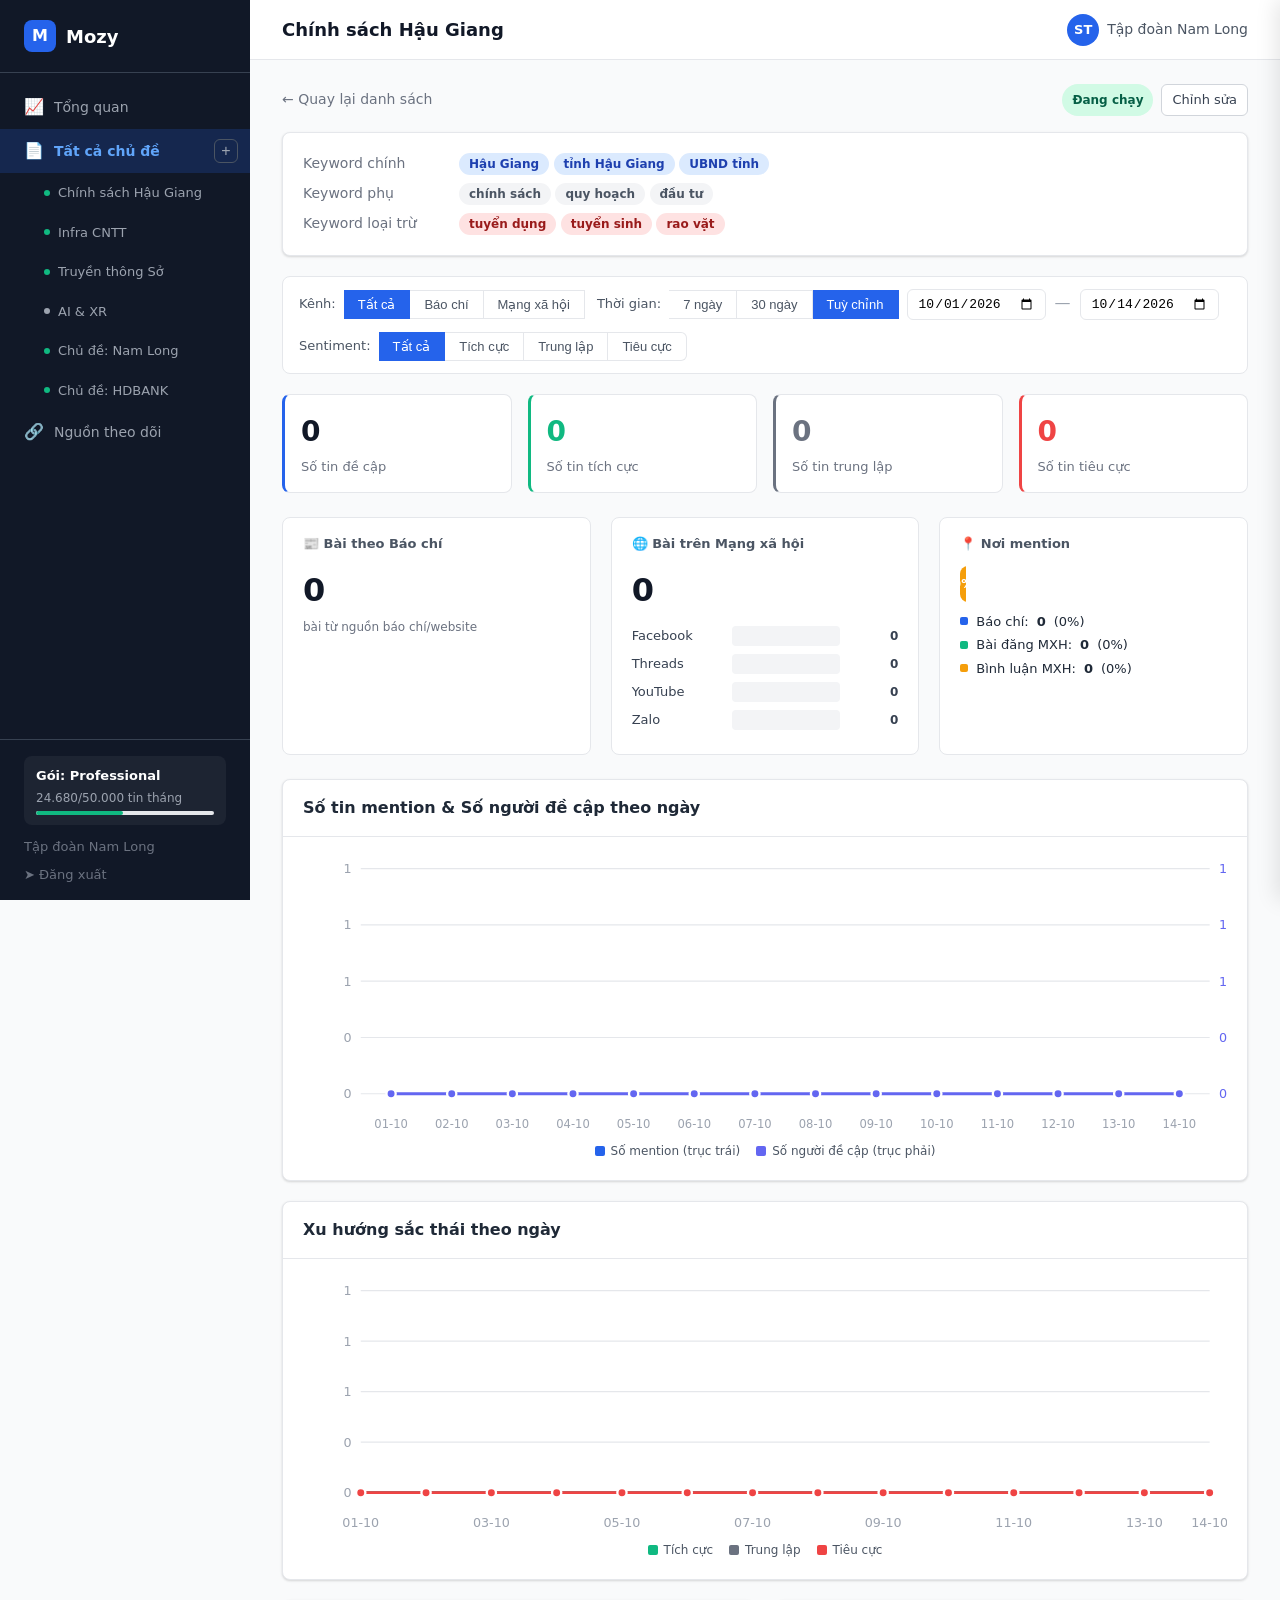
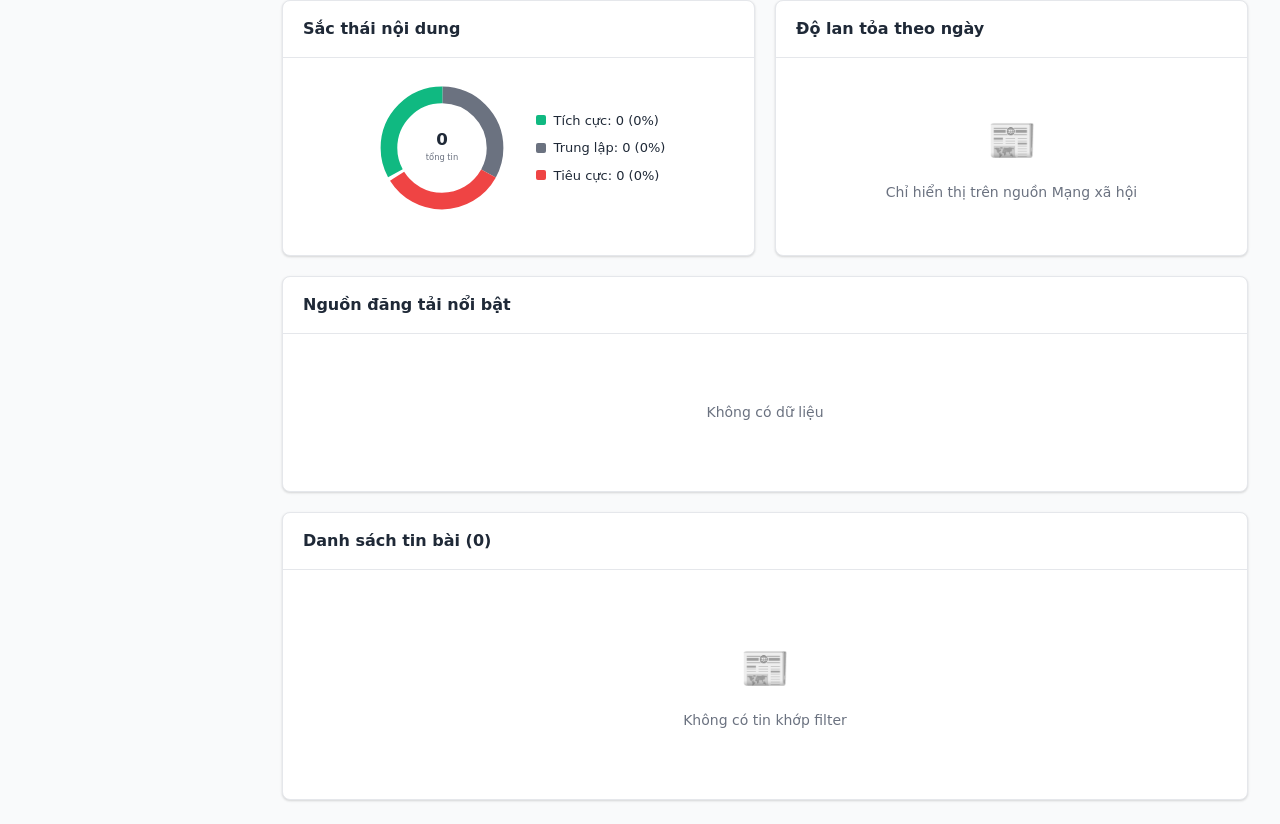
<file: customer-portal/detail.html>
<!DOCTYPE html>
<html lang="vi">
<head>
  <meta charset="UTF-8">
  <meta name="viewport" content="width=device-width, initial-scale=1.0">
  <title>Chi tiết — Mozy</title>
  <link rel="stylesheet" href="shared.css">
  <style>
    .filter-bar { display: flex; align-items: center; gap: 12px; flex-wrap: wrap; margin-bottom: 20px; padding: 12px 16px; background: #fff; border-radius: var(--radius); border: 1px solid var(--gray-200); }
    .seg-btn { padding: 6px 14px; border: 1px solid var(--gray-200); background: #fff; font-size: 13px; color: var(--gray-600); cursor: pointer; transition: all 0.15s; white-space: nowrap; }
    .seg-btn:first-child { border-radius: 6px 0 0 6px; }
    .seg-btn:last-child { border-radius: 0 6px 6px 0; }
    .seg-btn:not(:first-child) { border-left: none; }
    .seg-btn.active { background: var(--primary); color: #fff; border-color: var(--primary); }
    .seg-btn:hover:not(.active) { background: var(--gray-50); }
    .sub-chip { padding: 4px 10px; border: 1px solid var(--gray-200); border-radius: 9999px; font-size: 12px; cursor: pointer; background: #fff; color: var(--gray-600); transition: all 0.15s; }
    .sub-chip.active { background: var(--primary-bg); color: var(--primary); border-color: var(--primary); }
    .bar-chart { position: relative; height: 220px; display: flex; align-items: flex-end; gap: 0; padding: 0 4px; }
    .bar-col { flex: 1; display: flex; flex-direction: column; align-items: center; position: relative; height: 100%; justify-content: flex-end; min-width: 16px; }
    .bar-stack { width: 100%; max-width: 40px; display: flex; flex-direction: column-reverse; gap: 1px; }
    .bar-seg { border-radius: 2px; transition: height 0.4s ease; }
    .bar-label { position: absolute; bottom: -24px; left: 50%; transform: translateX(-50%); font-size: 10px; color: var(--gray-500); white-space: nowrap; }
    .bar-tooltip { position: absolute; bottom: 100%; left: 50%; transform: translateX(-50%); background: var(--gray-800); color: #fff; padding: 4px 8px; border-radius: 4px; font-size: 11px; white-space: nowrap; pointer-events: none; opacity: 0; transition: opacity 0.15s; margin-bottom: 4px; }
    .bar-col:hover .bar-tooltip { opacity: 1; }
    .chart-legend { display: flex; gap: 16px; justify-content: center; margin-top: 8px; flex-wrap: wrap; }
    .chart-legend .legend-item { display: flex; align-items: center; gap: 6px; font-size: 12px; color: var(--gray-600); }
    .chart-legend .legend-dot { width: 10px; height: 10px; border-radius: 2px; flex-shrink: 0; }
    .svg-chart-wrap { position: relative; width: 100%; }
    .svg-chart-wrap svg { display: block; width: 100%; height: auto; }
    .pie-chart-wrap { display: flex; align-items: center; gap: 24px; justify-content: center; }
    .pie-svg { width: 140px; height: 140px; }
    .pie-labels { display: flex; flex-direction: column; gap: 8px; }
    .pie-label { display: flex; align-items: center; gap: 8px; font-size: 13px; }
    .pie-label-dot { width: 10px; height: 10px; border-radius: 2px; flex-shrink: 0; }
    .breakdown-section { display: grid; grid-template-columns: 1fr 1fr 1fr; gap: 20px; margin-bottom: 24px; }
    .breakdown-card { background: #fff; border: 1px solid var(--gray-200); border-radius: var(--radius); padding: 16px 20px; }
    .breakdown-card h3 { font-size: 13px; font-weight: 600; color: var(--gray-600); margin-bottom: 12px; }
    .breakdown-bar { display: flex; align-items: center; gap: 10px; margin-bottom: 8px; }
    .breakdown-bar .bar-name { font-size: 13px; color: var(--gray-700); width: 90px; flex-shrink: 0; }
    .breakdown-bar .bar-track { flex: 1; height: 20px; background: var(--gray-100); border-radius: 4px; overflow: hidden; }
    .breakdown-bar .bar-fill { height: 100%; border-radius: 4px; transition: width 0.4s ease; }
    .breakdown-bar .bar-val { font-size: 12px; font-weight: 600; color: var(--gray-700); min-width: 48px; text-align: right; }
    .mention-widget { display: flex; gap: 0; border-radius: 8px; overflow: hidden; height: 36px; margin-bottom: 10px; }
    .mention-seg { display: flex; align-items: center; justify-content: center; font-size: 12px; font-weight: 600; color: #fff; transition: width 0.4s ease; }
    .mention-row { display: flex; align-items: center; gap: 8px; font-size: 13px; margin-bottom: 4px; }
    .mention-dot { width: 8px; height: 8px; border-radius: 2px; flex-shrink: 0; }
    .detail-panel { position: fixed; top: 0; right: -600px; width: 600px; height: 100vh; background: #fff; box-shadow: -4px 0 20px rgba(0,0,0,0.1); z-index: 150; transition: right 0.3s ease; overflow-y: auto; border-left: 1px solid var(--gray-200); }
    .detail-panel.open { right: 0; }
    .detail-panel-header { padding: 16px 20px; border-bottom: 1px solid var(--gray-200); display: flex; align-items: center; justify-content: space-between; position: sticky; top: 0; background: #fff; z-index: 1; }
    .detail-panel-body { padding: 20px; }
    .detail-backdrop { position: fixed; inset: 0; background: rgba(0,0,0,0.3); z-index: 140; display: none; }
    .detail-backdrop.open { display: block; }
    .date-input { padding: 6px 10px; border: 1px solid var(--gray-200); border-radius: 6px; font-size: 13px; background: #fff; }
    .date-input:focus { outline: none; border-color: var(--primary); }
  </style>
</head>
<body>
  <div class="layout" id="app"></div>
  <div class="detail-backdrop" id="articleBackdrop" onclick="closeArticle()"></div>
  <div class="detail-panel" id="articlePanel"></div>

  <script src="data_namlong.js"></script>
  <script src="data_hdbank.js"></script>
  <script src="shared.js"></script>
  <script>
    const params = new URLSearchParams(window.location.search);
    const detailType = params.get('type') || 'topic';
    const detailId = parseInt(params.get('id')) || 1;
    const NOW = new Date('2026-10-15T00:00:00'); // mốc "hôm nay" của dữ liệu mẫu
    const state = { channelTab: 'all', socialSub: 'all', sentiment: 'all', timeRange: 'custom', customFrom: '2026-10-01', customTo: '2026-10-14' };

    function getDetail() {
      if (detailType === 'topic') return TOPICS.find(t => t.id === detailId);
      return KEYWORDS.find(k => k.id === detailId);
    }

    function parseFeedDate(d) { return new Date(d.replace(/(\d{2})\/(\d{2})\/(\d{4})/, '$3-$2-$1').replace(' ', 'T')); }

    function filterByTime(data) {
      const now = NOW;
      if (state.timeRange === 'custom' && state.customFrom && state.customTo) {
        const from = new Date(state.customFrom + 'T00:00:00');
        const to = new Date(state.customTo + 'T23:59:59');
        return data.filter(f => { const d = parseFeedDate(f.date); return d >= from && d <= to; });
      }
      const days = state.timeRange === '30d' ? 30 : 7;
      const cutoff = new Date(now); cutoff.setDate(cutoff.getDate() - days);
      return data.filter(f => parseFeedDate(f.date) >= cutoff);
    }

    function getFilteredFeed() {
      const item = getDetail(); if (!item) return [];
      let data = [...FEED];
      if (detailType === 'topic') data = data.filter(f => f.topicIds.includes(detailId));
      else data = data.filter(f => f.keywordIds.includes(detailId));
      data = filterByTime(data);
      if (state.channelTab === 'press') data = data.filter(f => f.sourceType === 'Báo chí');
      if (state.channelTab === 'social') { data = data.filter(f => f.sourceType !== 'Báo chí'); if (state.socialSub !== 'all') { const sub = state.socialSub; data = data.filter(f => sub === 'Facebook' ? (f.sourceType === 'Facebook' || f.sourceType === 'Facebook Fanpage' || f.sourceType === 'Facebook Group') : f.sourceType === sub); } }
      if (state.sentiment !== 'all') data = data.filter(f => f.sentiment === state.sentiment);
      return data;
    }

    function getDetailFeedNoChannel() {
      const item = getDetail(); if (!item) return [];
      let data = [...FEED];
      if (detailType === 'topic') data = data.filter(f => f.topicIds.includes(detailId));
      else data = data.filter(f => f.keywordIds.includes(detailId));
      data = filterByTime(data);
      if (state.sentiment !== 'all') data = data.filter(f => f.sentiment === state.sentiment);
      return data;
    }

    // Biểu đồ theo ngày: tính từ dữ liệu thật trong khoảng thời gian đang chọn
    function rangeDays() {
      let from, to;
      if (state.timeRange === 'custom' && state.customFrom && state.customTo) { from = new Date(state.customFrom + 'T00:00:00'); to = new Date(state.customTo + 'T00:00:00'); }
      else { const n = state.timeRange === '30d' ? 30 : 7; to = new Date(NOW); to.setDate(to.getDate() - 1); from = new Date(to); from.setDate(from.getDate() - n + 1); }
      const out = []; for (let d = new Date(from); d <= to; d.setDate(d.getDate() + 1)) out.push(new Date(d)); return out;
    }
    const dayKey = d => d.getFullYear() + '-' + String(d.getMonth() + 1).padStart(2, '0') + '-' + String(d.getDate()).padStart(2, '0');
    const dayLabel = d => d.toLocaleDateString('vi-VN', { day: '2-digit', month: '2-digit' });
    function byDay(feed) { return rangeDays().map(d => ({ d, items: feed.filter(f => f.date.slice(0, 10) === dayKey(d)) })); }

    function buildDaily(feed) {
      return byDay(feed).map(({ d, items }) => {
        const c = s => items.filter(f => f.sentiment === s).length;
        return { label: dayLabel(d), positive: c('positive'), neutral: c('neutral'), negative: c('negative'), total: items.length };
      });
    }
    function buildAuthorTrend(feed) { return byDay(feed).map(({ d, items }) => ({ label: dayLabel(d), authors: new Set(items.map(f => f.source)).size })); }
    function buildEngagement(feed) {
      return byDay(feed).map(({ d, items }) => ({ label: dayLabel(d), likes: items.reduce((a, f) => a + (f.engagement ? f.engagement.reactions : 0), 0), shares: items.reduce((a, f) => a + (f.engagement ? f.engagement.shares : 0), 0) }));
    }

    function svgLine(data, series) {
      const W = 800, H = 220, mL = 50, mR = 15, mT = 10, mB = 35;
      const cw = W - mL - mR, ch = H - mT - mB;
      const maxVal = Math.max(...data.map(d => Math.max(...series.map(s => d[s.key]))), 1);
      let svg = '';
      for (let i = 0; i <= 4; i++) {
        const y = mT + (ch / 4) * i;
        svg += `<line x1="${mL}" y1="${y}" x2="${W - mR}" y2="${y}" stroke="#E5E7EB" stroke-width="1"/>`;
        svg += `<text x="${mL - 8}" y="${y + 4}" text-anchor="end" font-size="11" fill="#9CA3AF">${Math.round(maxVal - (maxVal / 4) * i)}</text>`;
      }
      series.forEach(s => {
        const pts = data.map((d, i) => `${mL + (i / (data.length - 1 || 1)) * cw},${mT + ch - (d[s.key] / maxVal) * ch}`);
        svg += `<polyline points="${pts.join(' ')}" fill="none" stroke="${s.color}" stroke-width="2.5" stroke-linecap="round" stroke-linejoin="round"/>`;
        data.forEach((d, i) => { const x = mL + (i / (data.length - 1 || 1)) * cw; const y = mT + ch - (d[s.key] / maxVal) * ch; svg += `<circle cx="${x}" cy="${y}" r="4" fill="${s.color}" stroke="#fff" stroke-width="2"/>`; });
      });
      const step = data.length > 15 ? Math.ceil(data.length / 8) : data.length > 7 ? 2 : 1;
      data.forEach((d, i) => { if (i % step === 0 || i === data.length - 1) { const x = mL + (i / (data.length - 1 || 1)) * cw; svg += `<text x="${x}" y="${H - 5}" text-anchor="middle" font-size="11" fill="#9CA3AF">${d.label}</text>`; } });
      return `<div class="svg-chart-wrap"><svg viewBox="0 0 ${W} ${H}" preserveAspectRatio="xMidYMid meet">${svg}</svg></div>
        <div class="chart-legend">${series.map(s => `<div class="legend-item"><div class="legend-dot" style="background:${s.color};"></div>${s.label}</div>`).join('')}</div>`;
    }

    function svgBarLine(data, barKey, lineSeries) {
      const W = 800, H = 240, mL = 50, mR = 15, mT = 10, mB = 35;
      const cw = W - mL - mR, ch = H - mT - mB;
      const barMax = Math.max(...data.map(d => d[barKey]), 1);
      const lineMax = Math.max(...data.map(d => Math.max(...lineSeries.map(s => d[s.key]))), 1);
      const n = data.length;
      const barW = Math.min(40, (cw / n) * 0.6);
      let svg = '';
      for (let i = 0; i <= 4; i++) {
        const y = mT + (ch / 4) * i;
        svg += `<line x1="${mL}" y1="${y}" x2="${W - mR}" y2="${y}" stroke="#E5E7EB" stroke-width="1"/>`;
        svg += `<text x="${mL - 8}" y="${y + 4}" text-anchor="end" font-size="11" fill="#9CA3AF">${Math.round(barMax - (barMax / 4) * i)}</text>`;
      }
      data.forEach((d, i) => {
        const cx = mL + (i + 0.5) * (cw / n);
        const bh = (d[barKey] / barMax) * ch;
        svg += `<rect x="${cx - barW / 2}" y="${mT + ch - bh}" width="${barW}" height="${bh}" fill="var(--primary)" rx="3" opacity="0.7"/>`;
        svg += `<text x="${cx}" y="${H - 5}" text-anchor="middle" font-size="10" fill="#9CA3AF">${d.label}</text>`;
      });
      lineSeries.forEach(s => {
        const pts = data.map((d, i) => { const cx = mL + (i + 0.5) * (cw / n); const y = mT + ch - (d[s.key] / lineMax) * ch; return `${cx},${y}`; });
        svg += `<polyline points="${pts.join(' ')}" fill="none" stroke="${s.color}" stroke-width="2.5" stroke-linecap="round" stroke-linejoin="round"/>`;
        data.forEach((d, i) => { const cx = mL + (i + 0.5) * (cw / n); const y = mT + ch - (d[s.key] / lineMax) * ch; svg += `<circle cx="${cx}" cy="${y}" r="4" fill="${s.color}" stroke="#fff" stroke-width="2"/>`; });
      });
      for (let i = 0; i <= 4; i++) {
        const y = mT + (ch / 4) * i;
        svg += `<text x="${W - mR + 8}" y="${y + 4}" text-anchor="start" font-size="11" fill="#6366F1">${Math.round(lineMax - (lineMax / 4) * i)}</text>`;
      }
      return `<div class="svg-chart-wrap"><svg viewBox="0 0 ${W} ${H}" preserveAspectRatio="xMidYMid meet">${svg}</svg></div>
        <div class="chart-legend">
          <div class="legend-item"><div class="legend-dot" style="background:var(--primary);"></div>Số mention (trục trái)</div>
          ${lineSeries.map(s => `<div class="legend-item"><div class="legend-dot" style="background:${s.color};"></div>${s.label} (trục phải)</div>`).join('')}
        </div>`;
    }

    function render() {
      const item = getDetail();
      if (!item) { document.getElementById('app').innerHTML = `${buildSidebar('dashboard')}<div class="main">${buildHeader('Không tìm thấy')}<div class="content"><div class="empty-state"><p>Không tìm thấy</p><a href="dashboard.html" class="btn btn-primary" style="margin-top:12px;">Về Dashboard</a></div></div></div>`; return; }

      const filtered = getFilteredFeed();
      const total = filtered.length;
      const pos = filtered.filter(f => f.sentiment === 'positive').length;
      const neu = filtered.filter(f => f.sentiment === 'neutral').length;
      const neg = filtered.filter(f => f.sentiment === 'negative').length;

      // Breakdown (no channel filter)
      const fullFeed = getDetailFeedNoChannel();
      const pressCount = fullFeed.filter(f => f.sourceType === 'Báo chí').length;
      const socialFeed = fullFeed.filter(f => f.sourceType !== 'Báo chí');
      const socialTotal = socialFeed.length;
      const fbCount = socialFeed.filter(f => f.sourceType === 'Facebook' || f.sourceType === 'Facebook Fanpage' || f.sourceType === 'Facebook Group').length;
      const threadsCount = socialFeed.filter(f => f.sourceType === 'Threads').length;
      const ytCount = socialFeed.filter(f => f.sourceType === 'YouTube').length;
      const zaloCount = socialFeed.filter(f => f.sourceType === 'Zalo').length;
      const socialMax = Math.max(fbCount, threadsCount, ytCount, zaloCount, 1);

      const mentionPress = pressCount;
      const mentionPost = Math.round(socialTotal * 0.75);
      const mentionComment = socialTotal - mentionPost;
      const mentionTotal = mentionPress + mentionPost + mentionComment || 1;

      const daily = buildDaily(filtered);
      const authorTrend = buildAuthorTrend(filtered);
      const engagementData = buildEngagement(filtered);
      const showEngagement = state.channelTab === 'social' || (state.channelTab === 'all' && state.socialSub !== 'all');
      const maxDayTotal = Math.max(...daily.map(d => d.total), 1);

      const sourceCounts = {};
      filtered.forEach(f => { sourceCounts[f.source] = (sourceCounts[f.source] || 0) + 1; });
      const topSources = Object.entries(sourceCounts).sort((a, b) => b[1] - a[1]).slice(0, 5);
      const isTopic = detailType === 'topic';

      document.getElementById('app').innerHTML = `
        ${buildSidebar(isTopic ? 'topics' : 'topics')}
        <div class="main">
          ${buildHeader(item.name)}
          <div class="content fade-in">
            <div style="margin-bottom:16px;display:flex;align-items:center;justify-content:space-between;">
              <a href="topics.html" style="font-size:14px;color:var(--gray-500);">&larr; Quay lại danh sách</a>
              <div class="btn-group">${getStatusBadge(item.status)}<a href="topics.html" class="btn btn-outline btn-sm">Chỉnh sửa</a></div>
            </div>

            ${isTopic ? `<div class="card" style="margin-bottom:20px;"><div class="card-body"><div class="info-grid">
              <div class="info-label">Keyword chính</div><div class="info-value">${item.primaryKeywords.map(k => `<span class="badge badge-info">${k}</span>`).join(' ')}</div>
              <div class="info-label">Keyword phụ</div><div class="info-value">${item.secondaryKeywords.length > 0 ? item.secondaryKeywords.map(k => `<span class="badge badge-neutral">${k}</span>`).join(' ') : '<span style="color:var(--gray-400);">Không có</span>'}</div>
              <div class="info-label">Keyword loại trừ</div><div class="info-value">${item.excludeKeywords.length > 0 ? item.excludeKeywords.map(k => `<span class="badge badge-danger">${k}</span>`).join(' ') : '<span style="color:var(--gray-400);">Không có</span>'}</div>
            </div></div></div>` : ''}

            <!-- Filter Bar -->
            <div class="filter-bar">
              <div style="display:flex;align-items:center;gap:0;">
                <span style="font-size:13px;font-weight:500;color:var(--gray-600);margin-right:8px;">Kênh:</span>
                <button class="seg-btn ${state.channelTab === 'all' ? 'active' : ''}" onclick="setChannel('all')">Tất cả</button>
                <button class="seg-btn ${state.channelTab === 'press' ? 'active' : ''}" onclick="setChannel('press')">Báo chí</button>
                <button class="seg-btn ${state.channelTab === 'social' ? 'active' : ''}" onclick="setChannel('social')">Mạng xã hội</button>
                <div style="display:flex;gap:6px;margin-left:8px;${state.channelTab === 'social' ? '' : 'display:none !important;'}">
                  ${['all', 'Facebook', 'Threads', 'YouTube', 'Zalo'].map(s => `<span class="sub-chip ${state.socialSub === s ? 'active' : ''}" onclick="setSubFilter('${s}')">${s === 'all' ? 'Tất cả' : s}</span>`).join('')}
                </div>
              </div>
              <div style="display:flex;align-items:center;gap:0;">
                <span style="font-size:13px;font-weight:500;color:var(--gray-600);margin-right:8px;">Thời gian:</span>
                <button class="seg-btn ${state.timeRange === '7d' ? 'active' : ''}" onclick="setTime('7d')">7 ngày</button>
                <button class="seg-btn ${state.timeRange === '30d' ? 'active' : ''}" onclick="setTime('30d')">30 ngày</button>
                <button class="seg-btn ${state.timeRange === 'custom' ? 'active' : ''}" onclick="setTime('custom')">Tuỳ chỉnh</button>
                <div style="margin-left:8px;${state.timeRange === 'custom' ? '' : 'display:none;'}">
                  <input type="date" class="date-input" value="${state.customFrom || '2026-10-01'}" onchange="state.customFrom=this.value;render();">
                  <span style="margin:0 4px;color:var(--gray-400);">—</span>
                  <input type="date" class="date-input" value="${state.customTo || '2026-10-14'}" onchange="state.customTo=this.value;render();">
                </div>
              </div>
              <div style="display:flex;align-items:center;gap:0;">
                <span style="font-size:13px;font-weight:500;color:var(--gray-600);margin-right:8px;">Sentiment:</span>
                <button class="seg-btn ${state.sentiment === 'all' ? 'active' : ''}" onclick="setSentiment('all')">Tất cả</button>
                <button class="seg-btn" onclick="setSentiment('positive')" style="${state.sentiment === 'positive' ? 'background:var(--positive);color:#fff;border-color:var(--positive);' : ''}">Tích cực</button>
                <button class="seg-btn" onclick="setSentiment('neutral')" style="${state.sentiment === 'neutral' ? 'background:var(--neutral-sent);color:#fff;border-color:var(--neutral-sent);' : ''}">Trung lập</button>
                <button class="seg-btn" onclick="setSentiment('negative')" style="${state.sentiment === 'negative' ? 'background:var(--negative);color:#fff;border-color:var(--negative);' : ''}">Tiêu cực</button>
              </div>
            </div>

            <!-- KPI Cards -->
            <div style="display:grid;grid-template-columns:repeat(4,1fr);gap:16px;margin-bottom:24px;">
              <div class="stat-card" style="border-left:3px solid var(--primary);"><div class="stat-value">${formatNumber(total)}</div><div class="stat-label">Số tin đề cập</div></div>
              <div class="stat-card" style="border-left:3px solid var(--positive);"><div class="stat-value" style="color:var(--positive);">${formatNumber(pos)}</div><div class="stat-label">Số tin tích cực</div></div>
              <div class="stat-card" style="border-left:3px solid var(--neutral-sent);"><div class="stat-value" style="color:var(--neutral-sent);">${formatNumber(neu)}</div><div class="stat-label">Số tin trung lập</div></div>
              <div class="stat-card" style="border-left:3px solid var(--negative);"><div class="stat-value" style="color:var(--negative);">${formatNumber(neg)}</div><div class="stat-label">Số tin tiêu cực</div></div>
            </div>

            <!-- Breakdown + Nơi mention -->
            <div class="breakdown-section">
              <div class="breakdown-card">
                <h3>&#128240; Bài theo Báo chí</h3>
                <div style="font-size:32px;font-weight:700;color:var(--gray-900);margin-bottom:4px;">${formatNumber(pressCount)}</div>
                <div style="font-size:12px;color:var(--gray-500);">bài từ nguồn báo chí/website</div>
              </div>
              <div class="breakdown-card">
                <h3>&#127760; Bài trên Mạng xã hội</h3>
                <div style="font-size:32px;font-weight:700;color:var(--gray-900);margin-bottom:12px;">${formatNumber(socialTotal)}</div>
                ${['Facebook', 'Threads', 'YouTube', 'Zalo'].map((ch, i) => {
                  const count = [fbCount, threadsCount, ytCount, zaloCount][i];
                  const colors = ['#3B82F6', '#000', '#EF4444', '#2563EB'];
                  return `<div class="breakdown-bar"><span class="bar-name">${ch}</span><div class="bar-track"><div class="bar-fill" style="width:${Math.round(count / socialMax * 100)}%;background:${colors[i]};"></div></div><span class="bar-val">${count}</span></div>`;
                }).join('')}
              </div>
              <div class="breakdown-card">
                <h3>&#128205; Nơi mention</h3>
                <div class="mention-widget">
                  <div class="mention-seg" style="width:${Math.round(mentionPress / mentionTotal * 100)}%;background:var(--primary);">${Math.round(mentionPress / mentionTotal * 100)}%</div>
                  <div class="mention-seg" style="width:${Math.round(mentionPost / mentionTotal * 100)}%;background:var(--positive);">${Math.round(mentionPost / mentionTotal * 100)}%</div>
                  <div class="mention-seg" style="width:${Math.max(2, Math.round(mentionComment / mentionTotal * 100))}%;background:#F59E0B;">${Math.round(mentionComment / mentionTotal * 100)}%</div>
                </div>
                <div class="mention-row"><div class="mention-dot" style="background:var(--primary);"></div>Báo chí: <strong>${mentionPress}</strong> (${Math.round(mentionPress / mentionTotal * 100)}%)</div>
                <div class="mention-row"><div class="mention-dot" style="background:var(--positive);"></div>Bài đăng MXH: <strong>${mentionPost}</strong> (${Math.round(mentionPost / mentionTotal * 100)}%)</div>
                <div class="mention-row"><div class="mention-dot" style="background:#F59E0B;"></div>Bình luận MXH: <strong>${mentionComment}</strong> (${Math.round(mentionComment / mentionTotal * 100)}%)</div>
              </div>
            </div>

            <!-- Combined chart: Bars (mention) + Line (người đề cập) -->
            <div class="card" style="margin-bottom:20px;">
              <div class="card-header"><h2>Số tin mention & Số người đề cập theo ngày</h2></div>
              <div class="card-body">
                ${svgBarLine(daily.map((d, i) => ({ ...d, authors: authorTrend[i].authors })), 'total', [{ key: 'authors', color: '#6366F1', label: 'Số người đề cập' }])}
              </div>
            </div>

            <!-- Line chart: 3 sentiment lines -->
            <div class="card" style="margin-bottom:20px;">
              <div class="card-header"><h2>Xu hướng sắc thái theo ngày</h2></div>
              <div class="card-body">
                ${svgLine(daily, [
                  { key: 'positive', color: 'var(--positive)', label: 'Tích cực' },
                  { key: 'neutral', color: 'var(--neutral-sent)', label: 'Trung lập' },
                  { key: 'negative', color: 'var(--negative)', label: 'Tiêu cực' },
                ])}
              </div>
            </div>

            <div style="display:grid;grid-template-columns:1fr 1fr;gap:20px;margin-bottom:20px;">
              <!-- Pie -->
              <div class="card">
                <div class="card-header"><h2>Sắc thái nội dung</h2></div>
                <div class="card-body">
                  <div class="pie-chart-wrap">
                    <svg class="pie-svg" viewBox="0 0 42 42">
                      <circle cx="21" cy="21" r="15.915" fill="transparent" stroke="var(--neutral-sent)" stroke-width="5" stroke-dasharray="${total > 0 ? Math.round(neu/total*100) : 33} ${total > 0 ? 100 - Math.round(neu/total*100) : 67}" stroke-dashoffset="25"/>
                      <circle cx="21" cy="21" r="15.915" fill="transparent" stroke="var(--negative)" stroke-width="5" stroke-dasharray="${total > 0 ? Math.round(neg/total*100) : 33} ${total > 0 ? 100 - Math.round(neg/total*100) : 67}" stroke-dashoffset="${total > 0 ? 25 - Math.round(neu/total*100) : -8}"/>
                      <circle cx="21" cy="21" r="15.915" fill="transparent" stroke="var(--positive)" stroke-width="5" stroke-dasharray="${total > 0 ? Math.round(pos/total*100) : 33} ${total > 0 ? 100 - Math.round(pos/total*100) : 67}" stroke-dashoffset="${total > 0 ? 25 - Math.round(neu/total*100) - Math.round(neg/total*100) : -42}"/>
                      <text x="21" y="20" text-anchor="middle" font-size="5" font-weight="700" fill="var(--gray-800)">${formatNumber(total)}</text>
                      <text x="21" y="24.5" text-anchor="middle" font-size="2.5" fill="var(--gray-500)">tổng tin</text>
                    </svg>
                    <div class="pie-labels">
                      <div class="pie-label"><div class="pie-label-dot" style="background:var(--positive);"></div>Tích cực: ${pos} (${total > 0 ? Math.round(pos/total*100) : 0}%)</div>
                      <div class="pie-label"><div class="pie-label-dot" style="background:var(--neutral-sent);"></div>Trung lập: ${neu} (${total > 0 ? Math.round(neu/total*100) : 0}%)</div>
                      <div class="pie-label"><div class="pie-label-dot" style="background:var(--negative);"></div>Tiêu cực: ${neg} (${total > 0 ? Math.round(neg/total*100) : 0}%)</div>
                    </div>
                  </div>
                </div>
              </div>
              <!-- Engagement (kept on detail page) -->
              <div class="card">
                <div class="card-header"><h2>Độ lan tỏa theo ngày</h2></div>
                <div class="card-body">
                  ${showEngagement ? svgLine(engagementData, [{ key: 'likes', color: '#F97316', label: 'Like/Reaction' }, { key: 'shares', color: '#8B5CF6', label: 'Share' }]) : '<div class="empty-state" style="padding:32px;"><div class="empty-icon">&#128240;</div><p>Chỉ hiển thị trên nguồn Mạng xã hội</p></div>'}
                </div>
              </div>
            </div>

            <!-- Top Sources -->
            <div class="card" style="margin-bottom:20px;">
              <div class="card-header"><h2>Nguồn đăng tải nổi bật</h2></div>
              <div class="card-body">
                ${topSources.length === 0 ? '<div class="empty-state"><p>Không có dữ liệu</p></div>' : `<table style="font-size:13px;width:100%;"><tbody>${topSources.map(([name, count], i) => { const src = filtered.find(f => f.source === name); const icon = src ? getSourceTypeIcon(src.sourceType) : ''; return `<tr><td style="padding:6px 8px;width:32px;text-align:center;"><strong style="color:${i < 3 ? 'var(--primary)' : 'var(--gray-500)'};">${i+1}</strong></td><td style="padding:6px 8px;font-weight:500;">${icon} ${name}</td><td style="padding:6px 8px;text-align:right;color:var(--gray-500);">${count} tin</td></tr>`; }).join('')}</tbody></table>`}
              </div>
            </div>

            <!-- Feed -->
            <div class="card">
              <div class="card-header"><h2>Danh sách tin bài (${filtered.length})</h2></div>
              <div class="card-body">
                ${filtered.length === 0 ? '<div class="empty-state"><div class="empty-icon">&#128240;</div><p>Không có tin khớp filter</p></div>' : ''}
                ${filtered.map(f => `<div class="feed-item" onclick="openArticle(${f.id})"><div class="feed-meta"><span>${getSourceTypeIcon(f.sourceType)} ${f.source}</span><span>&middot;</span><span>${f.date}</span><span>&middot;</span>${getSentimentBadge(f.sentiment)}</div><div class="feed-title">${f.title}</div><div class="feed-excerpt">${f.excerpt}</div></div>`).join('')}
              </div>
            </div>
          </div>
        </div>`;
    }

    function setChannel(ch) { state.channelTab = ch; render(); }
    function setSubFilter(s) { state.socialSub = s; render(); }
    function setTime(t) { state.timeRange = t; render(); }
    function setSentiment(s) { state.sentiment = s; render(); }

    function openArticle(id) {
      const f = FEED.find(x => x.id === id);
      if (!f) return;
      const panel = document.getElementById('articlePanel');
      const backdrop = document.getElementById('articleBackdrop');
      panel.innerHTML = `
        <div class="detail-panel-header"><h3 style="font-size:16px;font-weight:600;">Chi tiết tin bài</h3><button class="modal-close" onclick="closeArticle()">&times;</button></div>
        <div class="detail-panel-body">
          <div class="feed-meta" style="margin-bottom:8px;"><span>${getSourceTypeIcon(f.sourceType)} ${f.source}</span><span>&middot;</span><span>${f.date}</span></div>
          <div style="margin-bottom:12px;">${getSentimentBadge(f.sentiment)}</div>
          <h2 style="font-size:18px;font-weight:700;margin-bottom:16px;line-height:1.4;">${f.title}</h2>
          <div style="font-size:14px;color:var(--gray-600);line-height:1.8;margin-bottom:20px;">${f.excerpt}</div>
          ${f.topicIds.length > 0 ? `<div style="margin-bottom:12px;"><span style="font-size:12px;color:var(--gray-500);">Chủ đề:</span><div style="margin-top:4px;display:flex;flex-wrap:wrap;gap:4px;">${f.topicIds.map(tid => { const t = TOPICS.find(x => x.id === tid); return t ? `<a href="detail.html?type=topic&id=${tid}" class="badge badge-info" style="text-decoration:none;">${t.name}</a>` : ''; }).join('')}</div></div>` : ''}
          <div style="border-top:1px solid var(--gray-200);padding-top:16px;"><a href="${f.url || '#'}" target="_blank" rel="noopener" class="btn btn-primary btn-sm">Tới bài viết gốc &rarr;</a></div>
        </div>`;
      panel.classList.add('open');
      backdrop.classList.add('open');
    }

    function closeArticle() {
      document.getElementById('articlePanel').classList.remove('open');
      document.getElementById('articleBackdrop').classList.remove('open');
    }

    render();
  </script>
</body>
</html>
</file>
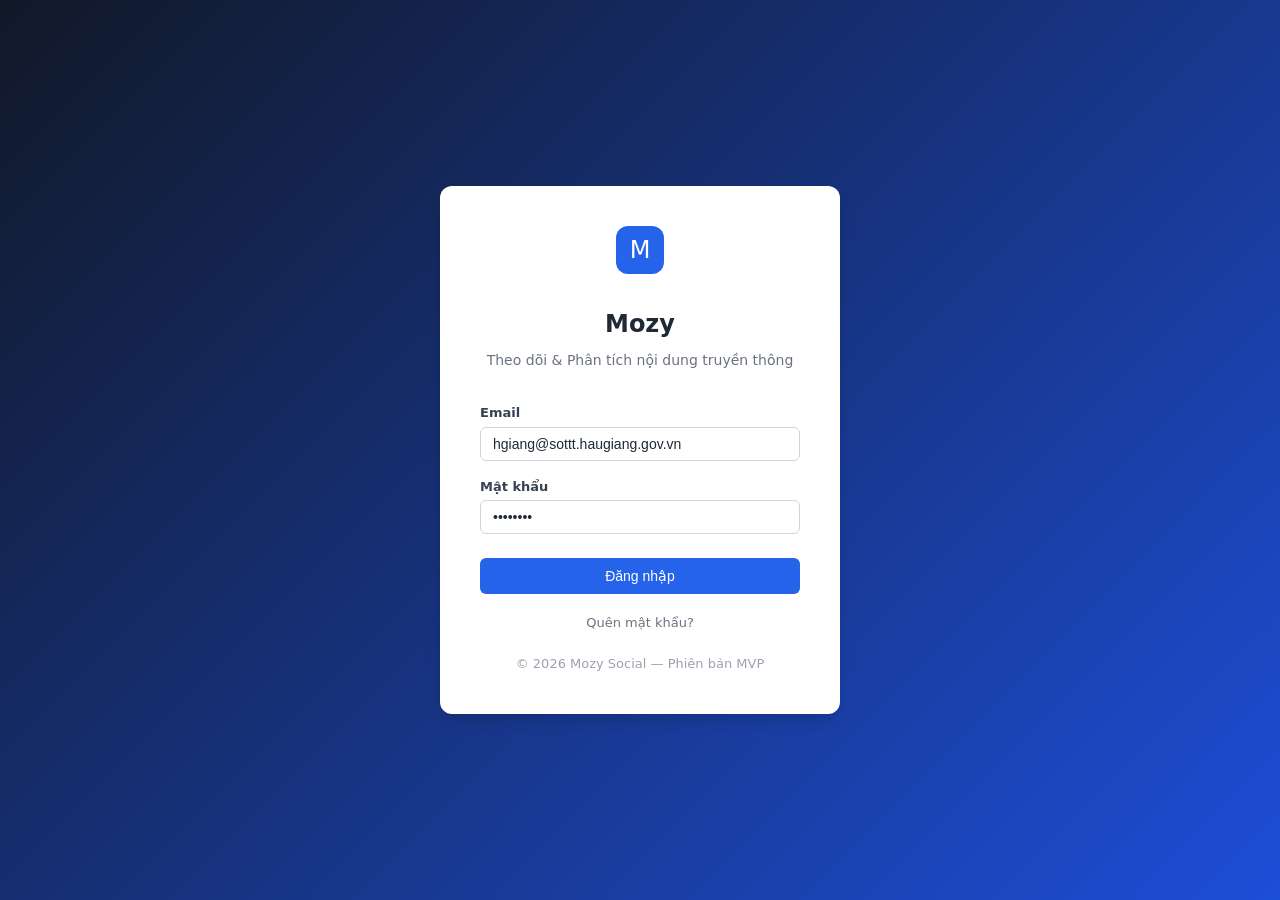
<file: customer-portal/login.html>
<!DOCTYPE html>
<html lang="vi">
<head>
  <meta charset="UTF-8">
  <meta name="viewport" content="width=device-width, initial-scale=1.0">
  <title>Đăng nhập — Mozy</title>
  <link rel="stylesheet" href="shared.css">
</head>
<body>
  <div class="login-page">
    <div class="login-card">
      <div class="login-brand">
        <div class="logo">M</div>
      </div>
      <h1>Mozy</h1>
      <p class="login-subtitle">Theo dõi & Phân tích nội dung truyền thông</p>
      <form id="loginForm">
        <div class="form-group">
          <label class="form-label">Email</label>
          <input type="email" class="form-input" id="email" placeholder="email@domain.vn" value="hgiang@sottt.haugiang.gov.vn" required>
        </div>
        <div class="form-group">
          <label class="form-label">Mật khẩu</label>
          <input type="password" class="form-input" id="password" placeholder="Nhập mật khẩu" value="••••••••" required>
        </div>
        <div class="form-error" id="loginError"></div>
        <div style="margin-top: 24px;">
          <button type="submit" class="btn btn-primary" style="width: 100%; justify-content: center; padding: 10px 16px;">Đăng nhập</button>
        </div>
        <p style="text-align: center; margin-top: 16px;">
          <a href="#" onclick="event.preventDefault();" style="font-size: 13px; color: var(--gray-500);">Quên mật khẩu?</a>
        </p>
      </form>
      <p style="text-align: center; margin-top: 20px; font-size: 13px; color: var(--gray-400);">
        © 2026 Mozy Social — Phiên bản MVP
      </p>
    </div>
  </div>

  <script>
    document.getElementById('loginForm').addEventListener('submit', function(e) {
      e.preventDefault();
      const email = document.getElementById('email').value;
      const password = document.getElementById('password').value;
      const errorEl = document.getElementById('loginError');

      if (!email || !password) {
        errorEl.textContent = 'Vui lòng nhập đầy đủ thông tin';
        errorEl.classList.add('visible');
        return;
      }

      // Mock: check inactive
      if (email.includes('danang') || email.includes('tiengiang')) {
        errorEl.textContent = 'Tài khoản tạm ngưng, vui lòng liên hệ CSKH';
        errorEl.classList.add('visible');
        return;
      }

      errorEl.classList.remove('visible');
      window.location.href = 'dashboard.html';
    });
  </script>
</body>
</html>
</file>
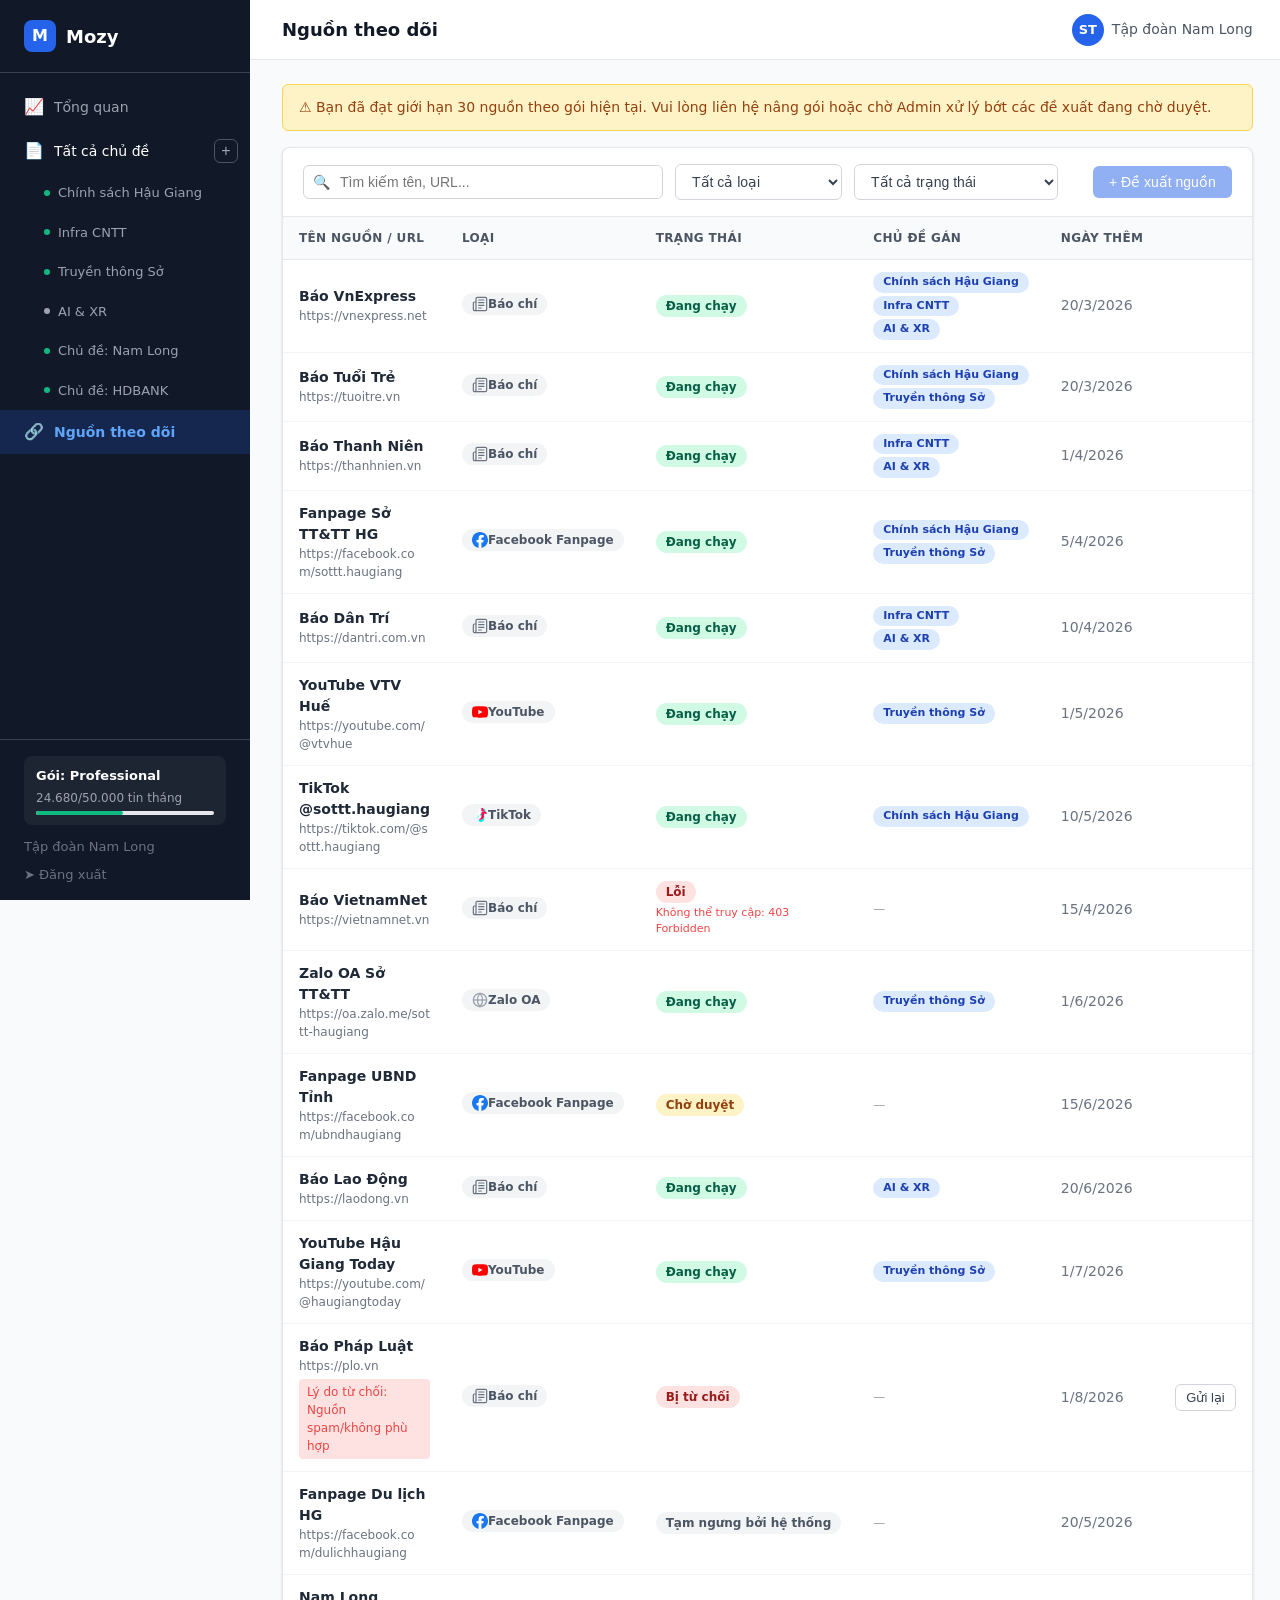
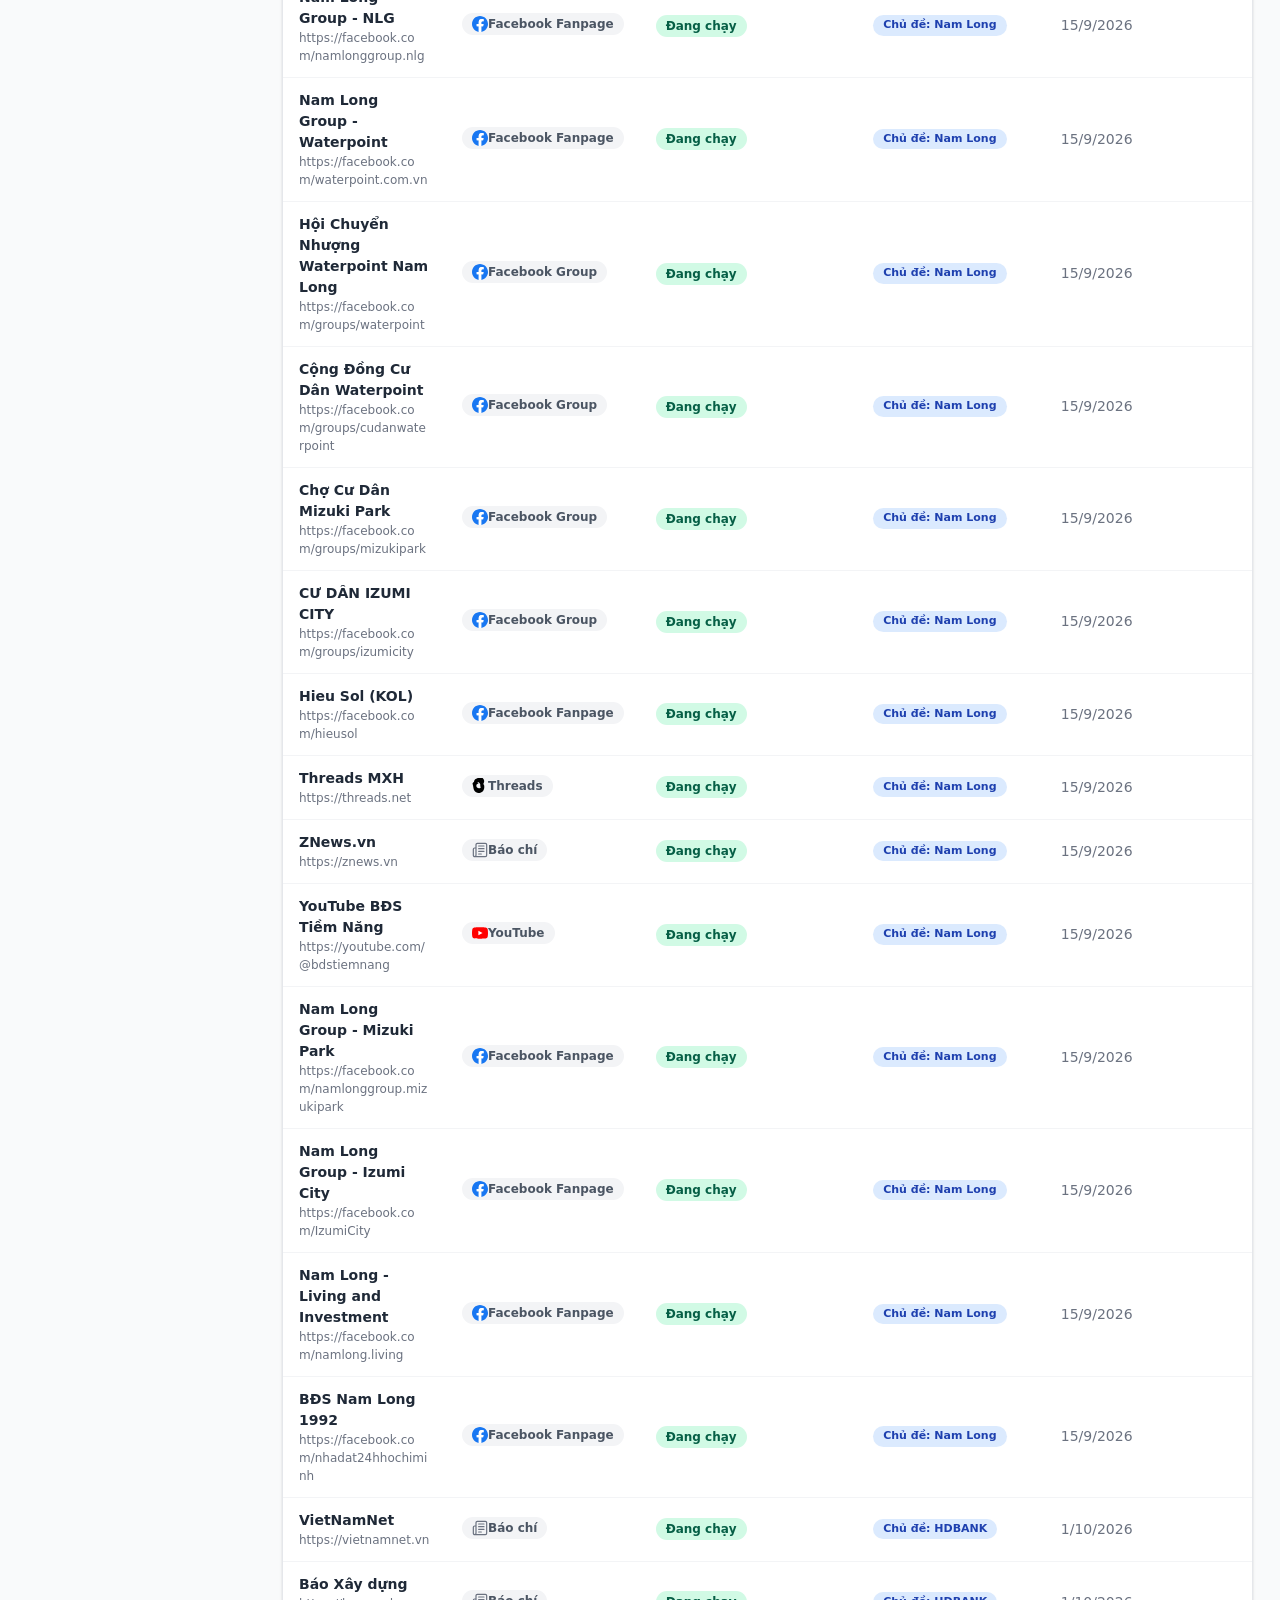
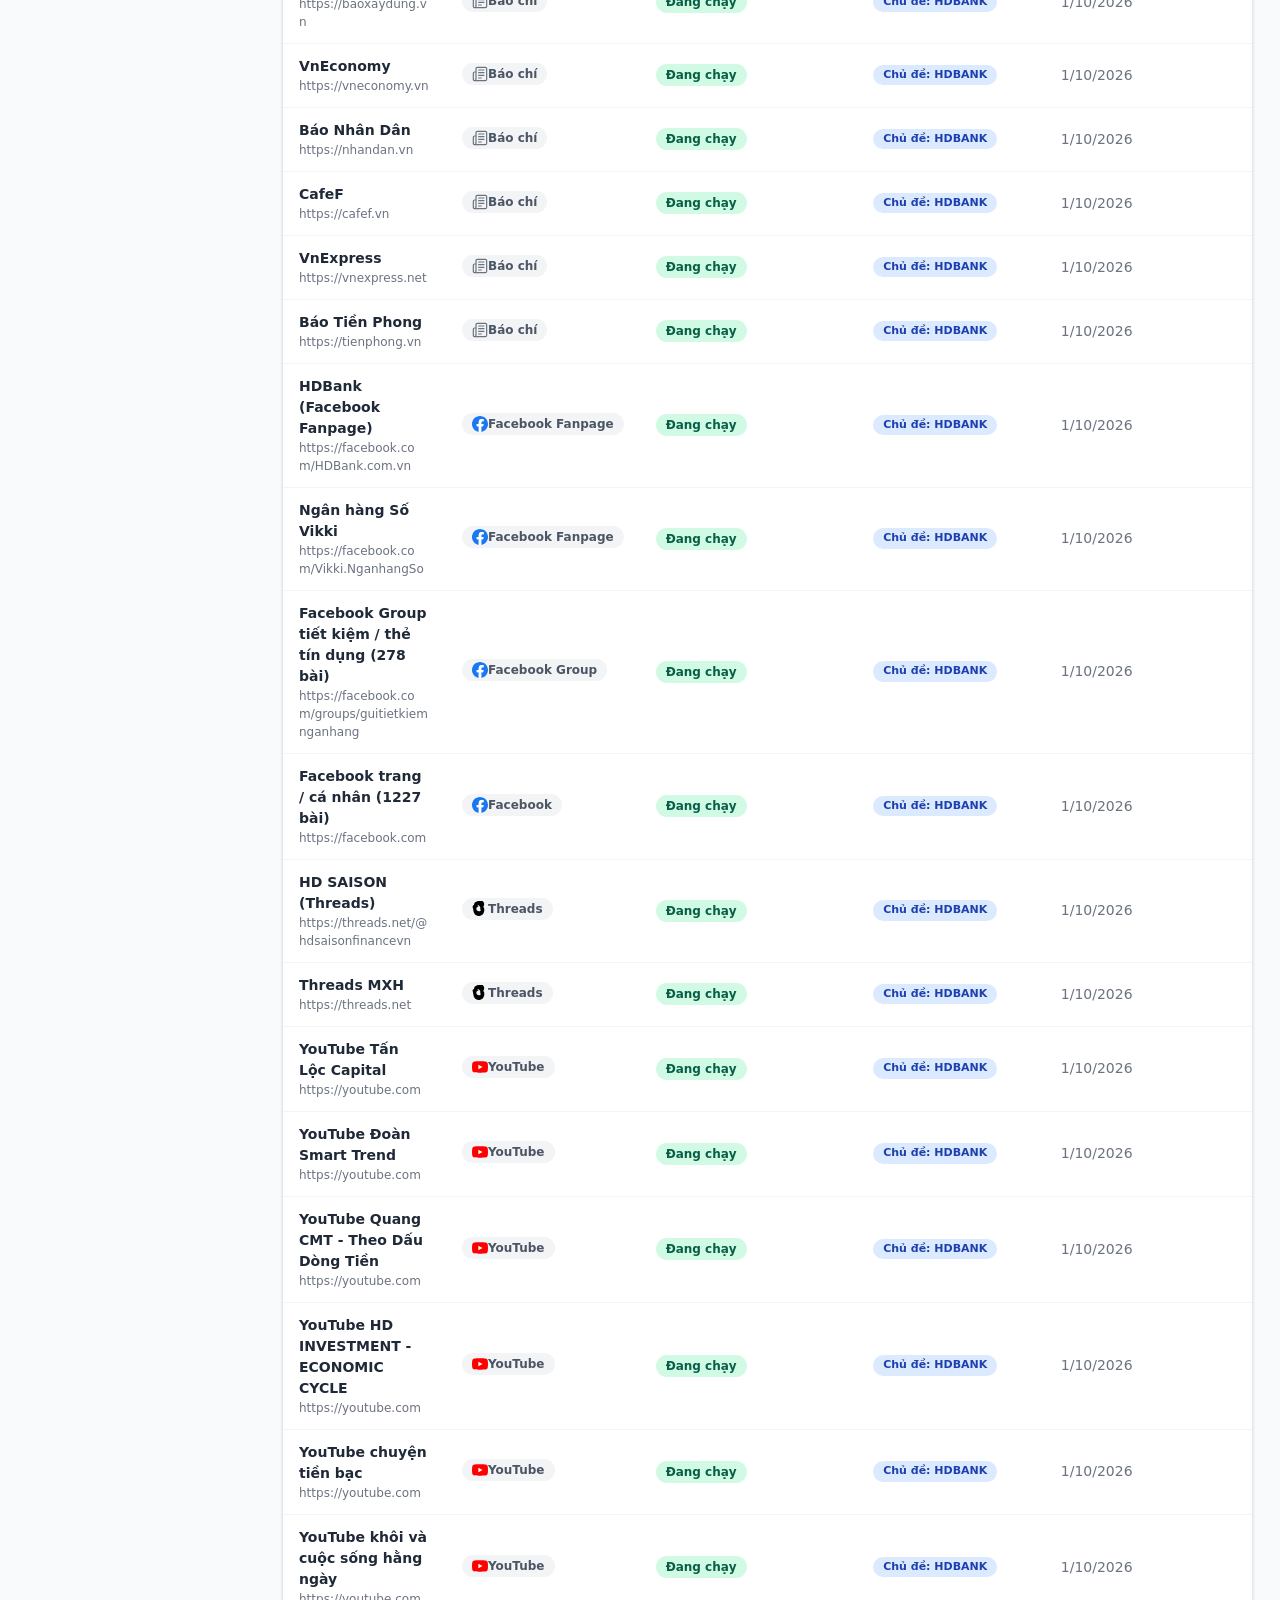
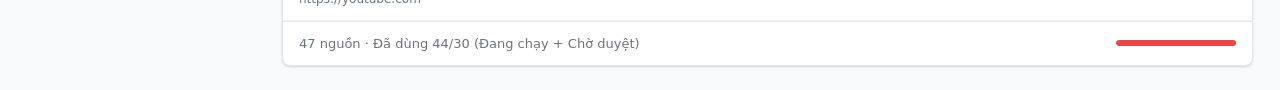
<file: customer-portal/sources.html>
<!DOCTYPE html>
<html lang="vi">
<head>
  <meta charset="UTF-8">
  <meta name="viewport" content="width=device-width, initial-scale=1.0">
  <title>Nguồn theo dõi — Mozy</title>
  <link rel="stylesheet" href="shared.css">
  <style>
    .reject-reason-cell {
      font-size: 12px;
      color: var(--danger);
      margin-top: 4px;
      padding: 4px 8px;
      background: var(--danger-bg);
      border-radius: 4px;
      display: inline-block;
    }
    .status-dot.paused { background: var(--gray-400); }
  </style>
</head>
<body>
  <div class="layout" id="app"></div>
  <script src="data_namlong.js"></script>
  <script src="data_hdbank.js"></script>
  <script src="shared.js"></script>
  <script>
    const state = { search: '', typeFilter: 'all', statusFilter: 'all' };

    function getFiltered() {
      let data = [...SOURCES];
      if (state.search) {
        const q = state.search.toLowerCase();
        data = data.filter(s => s.name.toLowerCase().includes(q) || s.url.toLowerCase().includes(q));
      }
      if (state.typeFilter !== 'all') data = data.filter(s => s.type === state.typeFilter);
      if (state.statusFilter !== 'all') data = data.filter(s => s.status === state.statusFilter);
      return data;
    }

    function countActiveOrPending() {
      return SOURCES.filter(s => s.status === 'active' || s.status === 'pending').length;
    }

    function render() {
      const filtered = getFiltered();
      const sourceTypes = [...new Set(SOURCES.map(s => s.type))];
      const atLimit = countActiveOrPending() >= CURRENT_CUSTOMER.plan.sourceLimit;

      document.getElementById('app').innerHTML = `
        ${buildSidebar('sources')}
        <div class="main">
          ${buildHeader('Nguồn theo dõi')}
          <div class="content fade-in">
            ${atLimit ? '<div class="alert alert-warning">&#9888; Bạn đã đạt giới hạn ' + CURRENT_CUSTOMER.plan.sourceLimit + ' nguồn theo gói hiện tại. Vui lòng liên hệ nâng gói hoặc chờ Admin xử lý bớt các đề xuất đang chờ duyệt.</div>' : ''}
            <div class="card">
              <div class="card-header">
                <div class="toolbar" style="flex:1;">
                  <div class="search-box">
                    <span class="search-icon">&#128269;</span>
                    <input type="text" id="searchInput" placeholder="Tìm kiếm tên, URL..." value="${state.search}">
                  </div>
                  <select class="filter-select" id="typeFilter">
                    <option value="all">Tất cả loại</option>
                    ${sourceTypes.map(t => `<option value="${t}" ${state.typeFilter === t ? 'selected' : ''}>${t}</option>`).join('')}
                  </select>
                  <select class="filter-select" id="statusFilter">
                    <option value="all">Tất cả trạng thái</option>
                    <option value="active" ${state.statusFilter === 'active' ? 'selected' : ''}>Đang chạy</option>
                    <option value="error" ${state.statusFilter === 'error' ? 'selected' : ''}>Lỗi</option>
                    <option value="pending" ${state.statusFilter === 'pending' ? 'selected' : ''}>Chờ duyệt</option>
                    <option value="rejected" ${state.statusFilter === 'rejected' ? 'selected' : ''}>Bị từ chối</option>
                    <option value="paused" ${state.statusFilter === 'paused' ? 'selected' : ''}>Tạm ngưng bởi hệ thống</option>
                  </select>
                </div>
                <button class="btn btn-primary" onclick="openProposeSource()" ${atLimit ? 'disabled style="opacity:0.5;cursor:not-allowed;"' : ''}>+ Đề xuất nguồn</button>
              </div>
              <div class="table-wrap">
                <table>
                  <thead>
                    <tr>
                      <th>Tên nguồn / URL</th>
                      <th>Loại</th>
                      <th>Trạng thái</th>
                      <th>Chủ đề gán</th>
                      <th>Ngày thêm</th>
                      <th style="width:100px;"></th>
                    </tr>
                  </thead>
                  <tbody>
                    ${filtered.map(s => `
                      <tr style="cursor:default;">
                        <td>
                          <strong>${s.name}</strong>
                          <div style="font-size:12px;color:var(--gray-500);word-break:break-all;">${s.url}</div>
                          ${s.status === 'rejected' && s.rejectReason ? `<div class="reject-reason-cell">Lý do từ chối: ${s.rejectReason}</div>` : ''}
                        </td>
                        <td><span class="badge badge-neutral">${getSourceTypeIcon(s.type)} ${s.type}</span></td>
                        <td>${getStatusBadge(s.status)}${s.errorReason ? `<div style="font-size:11px;color:var(--danger);margin-top:2px;">${s.errorReason}</div>` : ''}</td>
                        <td>
                          <div style="display:flex;flex-wrap:wrap;gap:3px;">
                            ${s.topicIds.map(tid => { const t = TOPICS.find(x => x.id === tid); return t ? `<span class="badge badge-info" style="font-size:11px;">${t.name}</span>` : ''; }).join('')}
                            ${s.topicIds.length === 0 ? '<span style="color:var(--gray-400);font-size:12px;">—</span>' : ''}
                          </div>
                        </td>
                        <td style="white-space:nowrap;color:var(--gray-500);">${formatDate(s.addedAt)}</td>
                        <td>${s.status === 'rejected' ? `<button class="btn btn-outline btn-sm" onclick="openResend(${s.id})">Gửi lại</button>` : ''}</td>
                      </tr>
                    `).join('')}
                    ${filtered.length === 0 ? '<tr><td colspan="6"><div class="empty-state"><div class="empty-icon">&#128279;</div><p>Chưa có nguồn nào. Bấm "Đề xuất nguồn" để bắt đầu!</p></div></td></tr>' : ''}
                  </tbody>
                </table>
              </div>
              <div class="pagination">
                <span>${filtered.length} nguồn &middot; Đã dùng ${countActiveOrPending()}/${CURRENT_CUSTOMER.plan.sourceLimit} (Đang chạy + Chờ duyệt)</span>
                <div class="progress-bar" style="width:120px;height:6px;">
                  <div class="progress-fill ${usageColor(usagePercent(countActiveOrPending(), CURRENT_CUSTOMER.plan.sourceLimit))}" style="width:${usagePercent(countActiveOrPending(), CURRENT_CUSTOMER.plan.sourceLimit)}%;"></div>
                </div>
              </div>
            </div>
          </div>
        </div>

        <!-- Propose Source Modal -->
        <div class="modal-overlay" id="proposeModal">
          <div class="modal">
            <div class="modal-header">
              <h3>Đề xuất nguồn mới</h3>
              <button class="modal-close" onclick="closeModal('proposeModal')">&times;</button>
            </div>
            <div class="modal-body">
              <form id="proposeForm">
                <div class="form-group">
                  <label class="form-label">URL nguồn <span class="required">*</span></label>
                  <input type="url" class="form-input" id="sUrl" required placeholder="https://example.com" value="">
                  <div class="form-hint">Nhập URL báo, fanpage, kênh YouTube, TikTok...</div>
                  <div class="form-error" id="sUrlError"></div>
                </div>
                <div class="form-group">
                  <label class="form-label">Loại nguồn <span class="required">*</span></label>
                  <select class="form-select" id="sType" required>
                    <option value="">Chọn loại...</option>
                    <option value="Báo chí">Báo chí</option>
                    <option value="Facebook Fanpage">Facebook Fanpage</option>
                    <option value="Facebook Group">Facebook Group</option>
                    <option value="TikTok">TikTok</option>
                    <option value="YouTube">YouTube</option>
                    <option value="Zalo OA">Zalo OA</option>
                  </select>
                </div>
                <div class="form-group">
                  <label class="form-label">Tên hiển thị</label>
                  <input type="text" class="form-input" id="sName" placeholder="Tự động lấy từ URL">
                  <div class="form-hint">Chỉ là gợi ý tên, Admin có thể đặt lại khi duyệt</div>
                </div>
              </form>
              <div class="alert alert-info" style="margin-top:12px;margin-bottom:0;">
                &#9432; Đề xuất sẽ được gửi đến Admin để duyệt. Nguồn sẽ bắt đầu thu thập sau khi được phê duyệt.
              </div>
            </div>
            <div class="modal-footer">
              <button class="btn btn-outline" onclick="closeModal('proposeModal')">Hủy</button>
              <button class="btn btn-primary" onclick="submitProposal()">Gửi đề xuất</button>
            </div>
          </div>
        </div>

        <!-- Resend Proposal Modal -->
        <div class="modal-overlay" id="resendModal">
          <div class="modal" style="max-width:420px;">
            <div class="modal-header">
              <h3>Gửi lại đề xuất</h3>
              <button class="modal-close" onclick="closeModal('resendModal')">&times;</button>
            </div>
            <div class="modal-body" id="resendBody"></div>
            <div class="modal-footer">
              <button class="btn btn-outline" onclick="closeModal('resendModal')">Hủy</button>
              <button class="btn btn-primary" onclick="confirmResend()">Gửi lại</button>
            </div>
          </div>
        </div>`;

      document.getElementById('searchInput').addEventListener('input', e => { state.search = e.target.value; render(); });
      document.getElementById('typeFilter').addEventListener('change', e => { state.typeFilter = e.target.value; render(); });
      document.getElementById('statusFilter').addEventListener('change', e => { state.statusFilter = e.target.value; render(); });

      document.getElementById('sUrl').addEventListener('input', function() {
        if (!document.getElementById('sName').value || document.getElementById('sName').dataset.auto === 'true') {
          try { const u = new URL(this.value); document.getElementById('sName').value = u.hostname.replace('www.', ''); document.getElementById('sName').dataset.auto = 'true'; } catch {}
        }
      });
    }

    function openProposeSource() {
      document.getElementById('sUrl').value = '';
      document.getElementById('sType').value = '';
      document.getElementById('sName').value = '';
      document.getElementById('sUrlError').classList.remove('visible');
      openModal('proposeModal');
    }

    function submitProposal() {
      const url = document.getElementById('sUrl').value.trim();
      const type = document.getElementById('sType').value;
      let name = document.getElementById('sName').value.trim();
      const urlErr = document.getElementById('sUrlError');

      if (!url || !type) return;
      try { new URL(url); } catch { urlErr.textContent = 'URL không hợp lệ'; urlErr.classList.add('visible'); return; }
      urlErr.classList.remove('visible');
      if (!name) { try { name = new URL(url).hostname.replace('www.', ''); } catch { name = url; } }

      const exists = SOURCES.some(s => s.url.toLowerCase() === url.toLowerCase());
      if (exists) { urlErr.textContent = 'URL này đã tồn tại trong danh sách của bạn'; urlErr.classList.add('visible'); return; }

      SOURCES.push({
        id: Date.now(), name, url, type,
        status: 'pending', addedAt: new Date().toISOString().slice(0, 10),
        topicIds: [], keywordIds: []
      });
      showToast('Đã gửi đề xuất "' + name + '" — đang chờ Admin duyệt');
      closeModal('proposeModal');
      render();
    }

    // --- Resend rejected proposal ---
    let resendSourceId = null;
    function openResend(id) {
      const s = SOURCES.find(x => x.id === id);
      if (!s || s.status !== 'rejected') return;
      resendSourceId = id;
      document.getElementById('resendBody').innerHTML = `
        <p>Gửi lại đề xuất cho nguồn <strong>${s.name}</strong>?</p>
        <p style="font-size:13px;color:var(--gray-500);margin-top:8px;">Sẽ tạo 1 đề xuất mới (không sửa đề xuất cũ). Lịch sử lần bị từ chối trước vẫn được giữ.</p>
        ${s.rejectReason ? `<div class="alert alert-danger" style="margin-top:12px;margin-bottom:0;">Lý do bị từ chối lần trước: ${s.rejectReason}</div>` : ''}`;
      openModal('resendModal');
    }

    function confirmResend() {
      const s = SOURCES.find(x => x.id === resendSourceId);
      if (!s) return;
      s.status = 'pending';
      s.rejectReason = undefined;
      showToast('Đã gửi lại đề xuất "' + s.name + '" — đang chờ Admin duyệt');
      closeModal('resendModal');
      render();
    }

    render();
  </script>
</body>
</html>
</file>
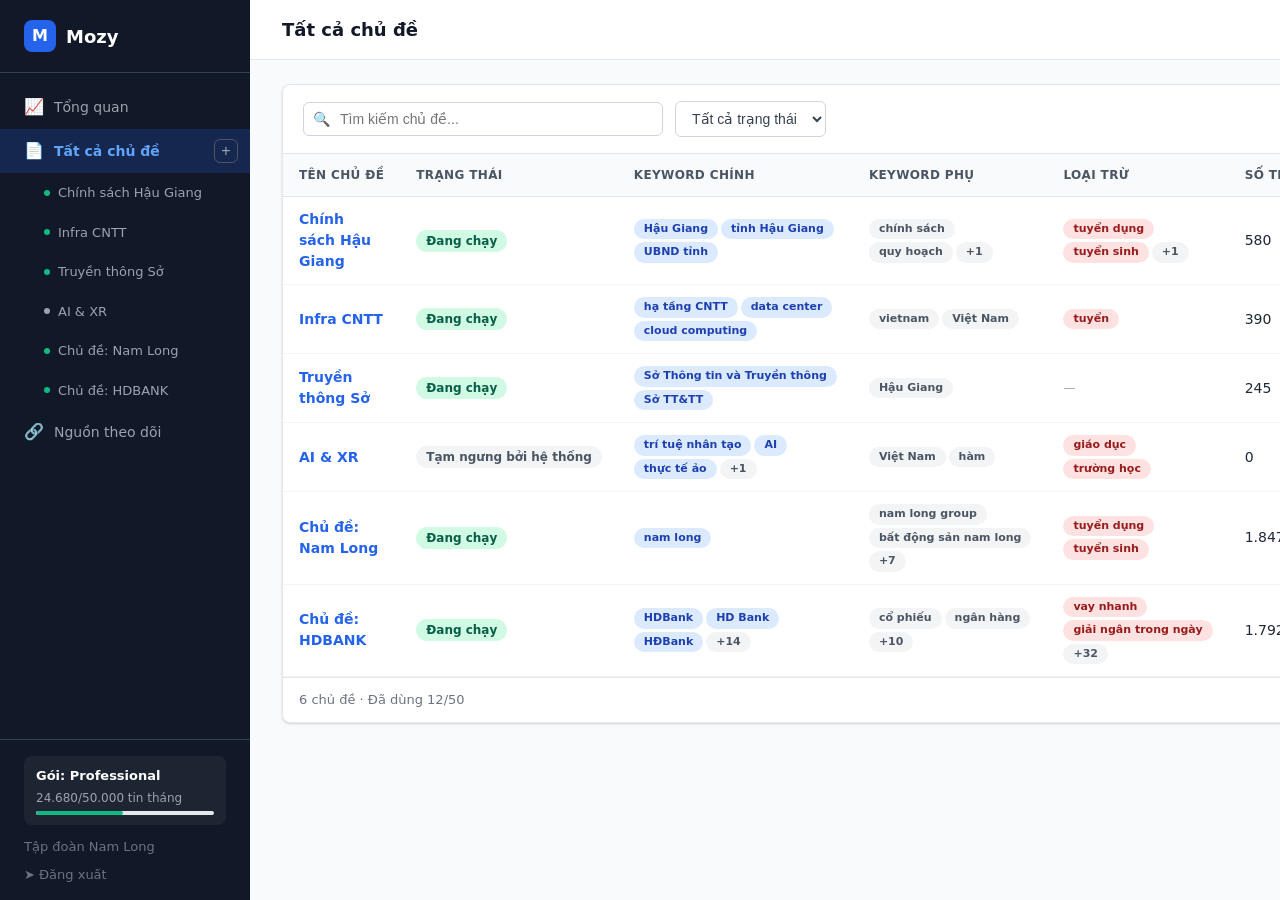
<file: customer-portal/topics.html>
<!DOCTYPE html>
<html lang="vi">
<head>
  <meta charset="UTF-8">
  <meta name="viewport" content="width=device-width, initial-scale=1.0">
  <title>Tất cả chủ đề — Mozy</title>
  <link rel="stylesheet" href="shared.css">
</head>
<body>
  <div class="layout" id="app"></div>
  <script src="data_namlong.js"></script>
  <script src="data_hdbank.js"></script>
  <script src="shared.js"></script>
  <script>
    const state = { search: '', statusFilter: 'all' };

    function getFiltered() {
      let data = [...TOPICS];
      if (state.search) {
        const q = state.search.toLowerCase();
        data = data.filter(t => t.name.toLowerCase().includes(q));
      }
      if (state.statusFilter !== 'all') data = data.filter(t => t.status === state.statusFilter);
      return data;
    }

    function render() {
      const filtered = getFiltered();
      const atLimit = CURRENT_CUSTOMER.usage.topics >= CURRENT_CUSTOMER.plan.topicLimit;

      document.getElementById('app').innerHTML = `
        ${buildSidebar('topics')}
        <div class="main">
          ${buildHeader('Tất cả chủ đề')}
          <div class="content fade-in">
            ${atLimit ? '<div class="alert alert-warning">&#9888; Bạn đã đạt giới hạn ' + CURRENT_CUSTOMER.plan.topicLimit + ' chủ đề theo gói hiện tại. Vui lòng liên hệ nâng gói hoặc xoá bớt chủ đề.</div>' : ''}
            <div class="card">
              <div class="card-header">
                <div class="toolbar" style="flex:1;">
                  <div class="search-box">
                    <span class="search-icon">&#128269;</span>
                    <input type="text" id="searchInput" placeholder="Tìm kiếm chủ đề..." value="${state.search}">
                  </div>
                  <select class="filter-select" id="statusFilter">
                    <option value="all">Tất cả trạng thái</option>
                    <option value="active" ${state.statusFilter === 'active' ? 'selected' : ''}>Đang chạy</option>
                    <option value="paused" ${state.statusFilter === 'paused' ? 'selected' : ''}>Tạm dừng</option>
                  </select>
                </div>
                <button class="btn btn-primary" onclick="openCreateTopic()" ${atLimit ? 'disabled style="opacity:0.5;cursor:not-allowed;"' : ''}>+ Tạo chủ đề</button>
              </div>
              <div class="table-wrap">
                <table>
                  <thead>
                    <tr>
                      <th>Tên chủ đề</th>
                      <th>Trạng thái</th>
                      <th>Keyword chính</th>
                      <th>Keyword phụ</th>
                      <th>Loại trừ</th>
                      <th>Số tin (tháng)</th>
                      <th>Thao tác</th>
                    </tr>
                  </thead>
                  <tbody>
                    ${filtered.map(t => `
                      <tr style="cursor:default;">
                        <td>
                          <a href="detail.html?type=topic&id=${t.id}" style="font-weight:600;text-decoration:none;">${t.name}</a>
                        </td>
                        <td>${getStatusBadge(t.status)}</td>
                        <td>
                          <div style="display:flex;flex-wrap:wrap;gap:3px;">
                            ${t.primaryKeywords.slice(0, 3).map(k => `<span class="badge badge-info" style="font-size:11px;">${k}</span>`).join('')}
                            ${t.primaryKeywords.length > 3 ? `<span class="badge badge-neutral" style="font-size:11px;">+${t.primaryKeywords.length - 3}</span>` : ''}
                          </div>
                        </td>
                        <td>
                          <div style="display:flex;flex-wrap:wrap;gap:3px;">
                            ${t.secondaryKeywords.length === 0 ? '<span style="color:var(--gray-400);font-size:12px;">—</span>' : ''}
                            ${t.secondaryKeywords.slice(0, 2).map(k => `<span class="badge badge-neutral" style="font-size:11px;">${k}</span>`).join('')}
                            ${t.secondaryKeywords.length > 2 ? `<span class="badge badge-neutral" style="font-size:11px;">+${t.secondaryKeywords.length - 2}</span>` : ''}
                          </div>
                        </td>
                        <td>
                          <div style="display:flex;flex-wrap:wrap;gap:3px;">
                            ${t.excludeKeywords.length === 0 ? '<span style="color:var(--gray-400);font-size:12px;">—</span>' : ''}
                            ${t.excludeKeywords.slice(0, 2).map(k => `<span class="badge badge-danger" style="font-size:11px;">${k}</span>`).join('')}
                            ${t.excludeKeywords.length > 2 ? `<span class="badge badge-neutral" style="font-size:11px;">+${t.excludeKeywords.length - 2}</span>` : ''}
                          </div>
                        </td>
                        <td>${formatNumber(t.monthMentions)}</td>
                        <td>
                          <div class="btn-group">
                            <button class="btn btn-outline btn-sm" onclick="openEditTopic(${t.id})">Sửa</button>
                            <button class="btn btn-sm" style="color:${t.status === 'active' ? 'var(--warning)' : 'var(--success)'};border:1px solid ${t.status === 'active' ? 'var(--warning)' : 'var(--success)'};background:#fff;" onclick="toggleTopic(${t.id})">${t.status === 'active' ? 'Tạm dừng' : 'Kích hoạt'}</button>
                            <button class="btn btn-sm" style="color:var(--danger);border:1px solid var(--danger);background:#fff;" onclick="deleteTopic(${t.id})">Xóa</button>
                          </div>
                        </td>
                      </tr>
                    `).join('')}
                    ${filtered.length === 0 ? '<tr><td colspan="7"><div class="empty-state"><div class="empty-icon">&#128196;</div><p>Chưa có chủ đề nào</p></div></td></tr>' : ''}
                  </tbody>
                </table>
              </div>
              <div class="pagination">
                <span>${filtered.length} chủ đề &middot; Đã dùng ${CURRENT_CUSTOMER.usage.topics}/${CURRENT_CUSTOMER.plan.topicLimit}</span>
                <div class="progress-bar" style="width:120px;height:6px;">
                  <div class="progress-fill ${usageColor(usagePercent(CURRENT_CUSTOMER.usage.topics, CURRENT_CUSTOMER.plan.topicLimit))}" style="width:${usagePercent(CURRENT_CUSTOMER.usage.topics, CURRENT_CUSTOMER.plan.topicLimit)}%;"></div>
                </div>
              </div>
            </div>
          </div>
        </div>

        <!-- Create/Edit Topic Modal -->
        <div class="modal-overlay" id="topicModal">
          <div class="modal" style="max-width:680px;">
            <div class="modal-header">
              <h3 id="topicModalTitle">Tạo chủ đề mới</h3>
              <button class="modal-close" onclick="closeModal('topicModal')">&times;</button>
            </div>
            <div class="modal-body">
              <form id="topicForm">
                <div class="form-group">
                  <label class="form-label">Tên chủ đề <span class="required">*</span></label>
                  <input type="text" class="form-input" id="tName" required placeholder="VD: Chính sách Hậu Giang">
                  <div class="form-error" id="tNameError"></div>
                </div>

                <div class="form-group">
                  <label class="form-label">Nhóm Keyword chính <span class="required">*</span></label>
                  <div class="form-hint" style="margin-bottom:6px;">Nhập từ rồi bấm Enter để thêm. Các từ có quan hệ HOẶC (chỉ cần khớp 1 từ).</div>
                  <div class="tag-input-wrap" id="tagPrimary">
                    <input type="text" class="tag-input-field" placeholder="Nhập keyword chính...">
                  </div>
                  <div class="form-error" id="tPrimaryError"></div>
                </div>

                <div class="form-group">
                  <label class="form-label">Nhóm Keyword phụ</label>
                  <div class="form-hint" style="margin-bottom:6px;">Tuỳ chọn. Nếu có, tin bài phải chứa thêm 1 từ trong nhóm này (quan hệ VÀ).</div>
                  <div class="tag-input-wrap" id="tagSecondary">
                    <input type="text" class="tag-input-field" placeholder="Nhập keyword phụ...">
                  </div>
                </div>

                <div class="form-group">
                  <label class="form-label">Nhóm Keyword loại trừ</label>
                  <div class="form-hint" style="margin-bottom:6px;">Tuỳ chọn. Tin bài chứa bất kỳ từ nào trong nhóm này sẽ bị loại bỏ hoàn toàn.</div>
                  <div class="tag-input-wrap negative" id="tagExclude">
                    <input type="text" class="tag-input-field" placeholder="Nhập keyword loại trừ...">
                  </div>
                </div>

                <!-- Filter Preview -->
                <div class="form-group">
                  <label class="form-label">Xem trước quy tắc lọc</label>
                  <div class="filter-preview" id="filterPreview">
                    <span style="color:var(--gray-400);font-style:italic;">Nhập keyword chính để xem trước...</span>
                  </div>
                </div>

                <!-- Cross-validation warning -->
                <div class="alert alert-warning" id="crossWarning" style="display:none;margin-top:-8px;">
                  &#9888; Một số từ xuất hiện ở cả nhóm chính/phụ và nhóm loại trừ. Từ trong nhóm loại trừ sẽ luôn thắng.
                </div>
              </form>
            </div>
            <div class="modal-footer">
              <button class="btn btn-outline" onclick="closeModal('topicModal')">Hủy</button>
              <button class="btn btn-primary" onclick="submitTopic()">Lưu</button>
            </div>
          </div>
        </div>

        <!-- Delete Confirm Modal -->
        <div class="modal-overlay" id="deleteTopicModal">
          <div class="modal" style="max-width:420px;">
            <div class="modal-header">
              <h3>Xác nhận xóa</h3>
              <button class="modal-close" onclick="closeModal('deleteTopicModal')">&times;</button>
            </div>
            <div class="modal-body">
              <p>Bạn có chắc muốn xóa chủ đề này?</p>
              <p style="font-size:13px;color:var(--gray-500);margin-top:8px;">Dữ liệu lịch sử đã thu thập vẫn được giữ nguyên.</p>
            </div>
            <div class="modal-footer">
              <button class="btn btn-outline" onclick="closeModal('deleteTopicModal')">Hủy</button>
              <button class="btn btn-danger" onclick="confirmDeleteTopic()">Xóa</button>
            </div>
          </div>
        </div>`;

      document.getElementById('searchInput').addEventListener('input', e => { state.search = e.target.value; render(); });
      document.getElementById('statusFilter').addEventListener('change', e => { state.statusFilter = e.target.value; render(); });
      document.getElementById('topicForm').addEventListener('submit', e => { e.preventDefault(); submitTopic(); });

      // Init tag inputs
      tagPrimary = createTagInput('tagPrimary', []);
      tagSecondary = createTagInput('tagSecondary', []);
      tagExclude = createTagInput('tagExclude', []);

      // Update preview on any tag change
      ['tagPrimary', 'tagSecondary', 'tagExclude'].forEach(id => {
        document.getElementById(id).addEventListener('click', updatePreview);
        document.getElementById(id).addEventListener('input', () => setTimeout(updatePreview, 50));
      });
    }

    let tagPrimary, tagSecondary, tagExclude;

    function updatePreview() {
      const primary = tagPrimary.getTags();
      const secondary = tagSecondary.getTags();
      const exclude = tagExclude.getTags();
      const preview = document.getElementById('filterPreview');
      if (!preview) return;

      if (primary.length === 0) {
        preview.innerHTML = '<span style="color:var(--gray-400);font-style:italic;">Nhập keyword chính để xem trước...</span>';
        return;
      }

      let html = '<span class="filter-label">Tin bài sẽ được thu thập nếu chứa 1 trong:</span> ';
      html += primary.map(k => `<span class="filter-keyword">[${k}]</span>`).join(' ');

      if (secondary.length > 0) {
        html += ' <span class="filter-label">VÀ đồng thời chứa 1 trong:</span> ';
        html += secondary.map(k => `<span class="filter-keyword">[${k}]</span>`).join(' ');
      }

      if (exclude.length > 0) {
        html += ' <span class="filter-label">— và sẽ bị loại bỏ nếu chứa bất kỳ từ nào trong:</span> ';
        html += exclude.map(k => `<span class="filter-exclude">[${k}]</span>`).join(' ');
      }

      preview.innerHTML = html;

      // Cross-validation
      const cross = primary.filter(k => exclude.includes(k)).concat(secondary.filter(k => exclude.includes(k)));
      const crossWarn = document.getElementById('crossWarning');
      if (crossWarn) crossWarn.style.display = cross.length > 0 ? '' : 'none';
    }

    let editingTopicId = null;
    function openCreateTopic() {
      editingTopicId = null;
      document.getElementById('topicModalTitle').textContent = 'Tạo chủ đề mới';
      document.getElementById('tName').value = '';
      document.getElementById('tNameError').classList.remove('visible');
      document.getElementById('tPrimaryError').classList.remove('visible');
      document.getElementById('crossWarning').style.display = 'none';
      openModal('topicModal');
    }

    function openEditTopic(id) {
      const t = TOPICS.find(x => x.id === id);
      if (!t) return;
      editingTopicId = id;
      document.getElementById('topicModalTitle').textContent = 'Chỉnh sửa chủ đề';
      document.getElementById('tName').value = t.name;
      document.getElementById('tNameError').classList.remove('visible');
      document.getElementById('tPrimaryError').classList.remove('visible');
      document.getElementById('crossWarning').style.display = 'none';
      openModal('topicModal');

      setTimeout(() => {
        if (tagPrimary) tagPrimary.setTags(t.primaryKeywords);
        if (tagSecondary) tagSecondary.setTags(t.secondaryKeywords);
        if (tagExclude) tagExclude.setTags(t.excludeKeywords);
        updatePreview();
      }, 100);
    }

    function submitTopic() {
      const name = document.getElementById('tName').value.trim();
      const primary = tagPrimary.getTags();
      const secondary = tagSecondary.getTags();
      const exclude = tagExclude.getTags();
      const nameErr = document.getElementById('tNameError');
      const primaryErr = document.getElementById('tPrimaryError');

      if (!name) return;
      if (primary.length === 0) { primaryErr.textContent = 'Cần ít nhất 1 keyword chính'; primaryErr.classList.add('visible'); return; }
      primaryErr.classList.remove('visible');

      // Check duplicate name
      const exists = TOPICS.some(t => t.name.toLowerCase() === name.toLowerCase() && t.id !== editingTopicId);
      if (exists) { nameErr.textContent = 'Tên chủ đề đã tồn tại'; nameErr.classList.add('visible'); return; }
      nameErr.classList.remove('visible');

      // Always use all active sources
      const sourceIds = SOURCES.filter(s => s.status === 'active').map(s => s.id);

      if (editingTopicId) {
        const t = TOPICS.find(x => x.id === editingTopicId);
        if (t) { t.name = name; t.primaryKeywords = primary; t.secondaryKeywords = secondary; t.excludeKeywords = exclude; t.sourceIds = sourceIds; }
        showToast('Cập nhật chủ đề thành công');
      } else {
        TOPICS.push({
          id: TOPICS.length + 100, name, primaryKeywords: primary, secondaryKeywords: secondary,
          excludeKeywords: exclude, sourceIds, status: 'active',
          createdAt: new Date().toISOString().slice(0, 10), totalMentions: 0, monthMentions: 0
        });
        showToast('Tạo chủ đề "' + name + '" thành công');
      }
      closeModal('topicModal');
      render();
    }

    function toggleTopic(id) {
      const t = TOPICS.find(x => x.id === id);
      if (t) { t.status = t.status === 'active' ? 'paused' : 'active'; showToast(t.status === 'active' ? 'Đã kích hoạt lại' : 'Đã tạm dừng'); render(); }
    }

    let deletingTopicId = null;
    function deleteTopic(id) { deletingTopicId = id; openModal('deleteTopicModal'); }
    function confirmDeleteTopic() {
      if (deletingTopicId) {
        const idx = TOPICS.findIndex(t => t.id === deletingTopicId);
        if (idx >= 0) TOPICS.splice(idx, 1);
        showToast('Đã xóa chủ đề');
        closeModal('deleteTopicModal');
        render();
      }
    }

    render();
  </script>
</body>
</html>
</file>
<file: admin-portal/shared.css>
:root {
  --primary: #4F46E5;
  --primary-light: #818CF8;
  --primary-dark: #3730A3;
  --primary-bg: #EEF2FF;
  --success: #10B981;
  --success-bg: #D1FAE5;
  --warning: #F59E0B;
  --warning-bg: #FEF3C7;
  --danger: #EF4444;
  --danger-bg: #FEE2E2;
  --info: #3B82F6;
  --info-bg: #DBEAFE;
  --gray-50: #F9FAFB;
  --gray-100: #F3F4F6;
  --gray-200: #E5E7EB;
  --gray-300: #D1D5DB;
  --gray-400: #9CA3AF;
  --gray-500: #6B7280;
  --gray-600: #4B5563;
  --gray-700: #374151;
  --gray-800: #1F2937;
  --gray-900: #111827;
  --sidebar-w: 250px;
  --header-h: 60px;
  --radius: 8px;
  --shadow: 0 1px 3px rgba(0,0,0,0.1), 0 1px 2px rgba(0,0,0,0.06);
  --shadow-md: 0 4px 6px -1px rgba(0,0,0,0.1), 0 2px 4px -1px rgba(0,0,0,0.06);
  --shadow-lg: 0 10px 15px -3px rgba(0,0,0,0.1), 0 4px 6px -2px rgba(0,0,0,0.05);
}

* { margin: 0; padding: 0; box-sizing: border-box; }

body {
  font-family: 'Segoe UI', system-ui, -apple-system, sans-serif;
  background: var(--gray-50);
  color: var(--gray-800);
  line-height: 1.5;
}

a { color: var(--primary); text-decoration: none; }
a:hover { text-decoration: underline; }

/* Layout */
.layout { display: flex; min-height: 100vh; }

/* Sidebar */
.sidebar {
  width: var(--sidebar-w);
  background: var(--gray-900);
  color: #fff;
  position: fixed;
  top: 0; left: 0; bottom: 0;
  display: flex;
  flex-direction: column;
  z-index: 100;
}
.sidebar-brand {
  padding: 20px 24px;
  font-size: 18px;
  font-weight: 700;
  border-bottom: 1px solid var(--gray-700);
  display: flex;
  align-items: center;
  gap: 10px;
}
.sidebar-brand .brand-icon {
  width: 32px; height: 32px;
  background: var(--primary);
  border-radius: 8px;
  display: flex; align-items: center; justify-content: center;
  font-size: 16px;
}
.sidebar-nav { flex: 1; padding: 12px 0; overflow-y: auto; }
.sidebar-nav .nav-section {
  padding: 8px 24px 4px;
  font-size: 11px;
  text-transform: uppercase;
  letter-spacing: 0.05em;
  color: var(--gray-500);
  font-weight: 600;
}
.sidebar-nav a {
  display: flex;
  align-items: center;
  gap: 10px;
  padding: 10px 24px;
  color: var(--gray-400);
  font-size: 14px;
  transition: all 0.15s;
  text-decoration: none;
}
.sidebar-nav a:hover { background: rgba(255,255,255,0.05); color: #fff; }
.sidebar-nav a.active { background: rgba(79,70,229,0.2); color: var(--primary-light); font-weight: 600; }
.sidebar-nav a .nav-icon { width: 20px; text-align: center; font-size: 16px; }
.sidebar-nav a[style*="padding-left"] { gap: 8px; }
.sidebar-badge {
  display: inline-flex; align-items: center; justify-content: center;
  min-width: 20px; height: 20px; padding: 0 6px;
  background: var(--danger); color: #fff;
  border-radius: 9999px; font-size: 11px; font-weight: 700;
  margin-left: auto;
}
.sidebar-footer {
  padding: 16px 24px;
  border-top: 1px solid var(--gray-700);
  font-size: 13px;
  color: var(--gray-500);
}

/* Main */
.main { flex: 1; margin-left: var(--sidebar-w); }

/* Header */
.header {
  height: var(--header-h);
  background: #fff;
  border-bottom: 1px solid var(--gray-200);
  display: flex;
  align-items: center;
  justify-content: space-between;
  padding: 0 32px;
  position: sticky;
  top: 0;
  z-index: 50;
}
.header-title { font-size: 18px; font-weight: 600; color: var(--gray-900); }
.header-actions { display: flex; align-items: center; gap: 12px; }
.header-user {
  display: flex; align-items: center; gap: 8px;
  font-size: 14px; color: var(--gray-600);
}
.header-user .avatar {
  width: 32px; height: 32px;
  border-radius: 50%;
  background: var(--primary);
  color: #fff;
  display: flex; align-items: center; justify-content: center;
  font-size: 13px; font-weight: 600;
}

/* Content */
.content { padding: 24px 32px; }

/* Cards */
.card {
  background: #fff;
  border-radius: var(--radius);
  box-shadow: var(--shadow);
  border: 1px solid var(--gray-200);
}
.card-header {
  padding: 16px 20px;
  border-bottom: 1px solid var(--gray-200);
  display: flex;
  align-items: center;
  justify-content: space-between;
  flex-wrap: wrap;
  gap: 12px;
}
.card-header h2 { font-size: 16px; font-weight: 600; }
.card-body { padding: 20px; }

/* Tables */
.table-wrap { overflow-x: auto; }
table { width: 100%; border-collapse: collapse; font-size: 14px; }
thead th {
  text-align: left;
  padding: 12px 16px;
  font-weight: 600;
  color: var(--gray-600);
  font-size: 12px;
  text-transform: uppercase;
  letter-spacing: 0.03em;
  border-bottom: 1px solid var(--gray-200);
  background: var(--gray-50);
  white-space: nowrap;
}
thead th:hover { color: var(--gray-900); }
thead th.sortable { cursor: pointer; user-select: none; }
thead th.sortable:hover { color: var(--gray-900); background: var(--gray-100); }
thead th .sort-arrow { font-size: 10px; margin-left: 4px; opacity: 0.5; }
tbody td {
  padding: 12px 16px;
  border-bottom: 1px solid var(--gray-100);
  vertical-align: middle;
}
tbody tr { transition: background 0.15s; }
tbody tr:hover { background: var(--gray-50); }
tbody tr.clickable { cursor: pointer; }
tbody tr.clickable:hover { background: var(--gray-100); }

/* Buttons */
.btn {
  display: inline-flex;
  align-items: center;
  gap: 6px;
  padding: 8px 16px;
  border-radius: 6px;
  font-size: 14px;
  font-weight: 500;
  border: none;
  cursor: pointer;
  transition: all 0.15s;
  white-space: nowrap;
  text-decoration: none;
}
.btn:hover { text-decoration: none; }
.btn-primary { background: var(--primary); color: #fff; }
.btn-primary:hover { background: var(--primary-dark); }
.btn-outline {
  background: #fff;
  color: var(--gray-700);
  border: 1px solid var(--gray-300);
}
.btn-outline:hover { background: var(--gray-50); border-color: var(--gray-400); }
.btn-danger { background: var(--danger); color: #fff; }
.btn-danger:hover { background: #DC2626; }
.btn-success { background: var(--success); color: #fff; }
.btn-success:hover { background: #059669; }
.btn-sm { padding: 5px 10px; font-size: 13px; }
.btn-icon { padding: 6px 8px; }
.btn-group { display: flex; gap: 8px; }

/* Badges */
.badge {
  display: inline-flex;
  align-items: center;
  padding: 2px 10px;
  border-radius: 9999px;
  font-size: 12px;
  font-weight: 600;
  white-space: nowrap;
}
.badge-success { background: var(--success-bg); color: #065F46; }
.badge-danger { background: var(--danger-bg); color: #991B1B; }
.badge-warning { background: var(--warning-bg); color: #92400E; }
.badge-info { background: var(--info-bg); color: #1E40AF; }
.badge-neutral { background: var(--gray-100); color: var(--gray-600); }

/* Warning badge (usage > 90%) */
.badge-overlimit {
  position: relative;
}
.badge-overlimit::before {
  content: '';
  width: 6px; height: 6px;
  border-radius: 50%;
  background: var(--danger);
  margin-right: 4px;
  animation: pulse-dot 2s infinite;
}
@keyframes pulse-dot {
  0%, 100% { opacity: 1; }
  50% { opacity: 0.4; }
}

/* Forms */
.form-group { margin-bottom: 16px; }
.form-label {
  display: block;
  font-size: 13px;
  font-weight: 600;
  color: var(--gray-700);
  margin-bottom: 4px;
}
.form-label .required { color: var(--danger); }
.form-hint { font-size: 12px; color: var(--gray-500); margin-top: 2px; }
.form-input, .form-select, .form-textarea {
  width: 100%;
  padding: 8px 12px;
  border: 1px solid var(--gray-300);
  border-radius: 6px;
  font-size: 14px;
  color: var(--gray-800);
  background: #fff;
  transition: border-color 0.15s, box-shadow 0.15s;
}
.form-input:focus, .form-select:focus, .form-textarea:focus {
  outline: none;
  border-color: var(--primary);
  box-shadow: 0 0 0 3px rgba(79,70,229,0.1);
}
.form-input.error, .form-select.error { border-color: var(--danger); }
.form-error { font-size: 12px; color: var(--danger); margin-top: 4px; display: none; }
.form-error.visible { display: block; }
.form-textarea { min-height: 80px; resize: vertical; }
.form-row { display: grid; grid-template-columns: 1fr 1fr; gap: 16px; }
.form-actions { display: flex; gap: 8px; justify-content: flex-end; padding-top: 16px; border-top: 1px solid var(--gray-200); margin-top: 24px; }

/* Search & Filter bar */
.toolbar {
  display: flex;
  align-items: center;
  gap: 12px;
  flex-wrap: wrap;
}
.search-box {
  position: relative;
  flex: 1;
  min-width: 200px;
  max-width: 360px;
}
.search-box input {
  width: 100%;
  padding: 8px 12px 8px 36px;
  border: 1px solid var(--gray-300);
  border-radius: 6px;
  font-size: 14px;
}
.search-box input:focus {
  outline: none;
  border-color: var(--primary);
  box-shadow: 0 0 0 3px rgba(79,70,229,0.1);
}
.search-box .search-icon {
  position: absolute;
  left: 10px;
  top: 50%;
  transform: translateY(-50%);
  color: var(--gray-400);
  font-size: 14px;
}
.filter-select {
  padding: 8px 12px;
  border: 1px solid var(--gray-300);
  border-radius: 6px;
  font-size: 14px;
  color: var(--gray-700);
  background: #fff;
  min-width: 150px;
}
.filter-select:focus {
  outline: none;
  border-color: var(--primary);
}

/* Pagination */
.pagination {
  display: flex;
  align-items: center;
  justify-content: space-between;
  padding: 12px 16px;
  border-top: 1px solid var(--gray-200);
  font-size: 13px;
  color: var(--gray-500);
}
.pagination .page-btns { display: flex; gap: 4px; }
.pagination .page-btn {
  padding: 4px 10px;
  border: 1px solid var(--gray-200);
  border-radius: 4px;
  background: #fff;
  color: var(--gray-700);
  cursor: pointer;
  font-size: 13px;
}
.pagination .page-btn:hover { background: var(--gray-50); }
.pagination .page-btn.active {
  background: var(--primary);
  color: #fff;
  border-color: var(--primary);
}
.pagination .page-btn:disabled {
  opacity: 0.4;
  cursor: not-allowed;
}

/* Progress bar */
.progress-bar {
  height: 8px;
  background: var(--gray-200);
  border-radius: 9999px;
  overflow: hidden;
}
.progress-bar .progress-fill {
  height: 100%;
  border-radius: 9999px;
  transition: width 0.4s ease;
}
.progress-fill.green { background: var(--success); }
.progress-fill.yellow { background: var(--warning); }
.progress-fill.red { background: var(--danger); }

/* Stats grid */
.stats-grid {
  display: grid;
  grid-template-columns: repeat(auto-fit, minmax(160px, 1fr));
  gap: 16px;
}
.stat-card {
  background: #fff;
  border: 1px solid var(--gray-200);
  border-radius: var(--radius);
  padding: 16px;
  text-align: center;
}
.stat-card .stat-value { font-size: 28px; font-weight: 700; color: var(--gray-900); }
.stat-card .stat-label { font-size: 13px; color: var(--gray-500); margin-top: 4px; }

/* Modal */
.modal-overlay {
  position: fixed;
  inset: 0;
  background: rgba(0,0,0,0.4);
  display: none;
  align-items: center;
  justify-content: center;
  z-index: 200;
  padding: 24px;
}
.modal-overlay.active { display: flex; }
.modal {
  background: #fff;
  border-radius: var(--radius);
  box-shadow: var(--shadow-lg);
  width: 100%;
  max-width: 520px;
  max-height: 90vh;
  overflow-y: auto;
}
.modal-header {
  padding: 16px 20px;
  border-bottom: 1px solid var(--gray-200);
  display: flex;
  align-items: center;
  justify-content: space-between;
}
.modal-header h3 { font-size: 16px; font-weight: 600; }
.modal-close {
  background: none;
  border: none;
  font-size: 20px;
  color: var(--gray-400);
  cursor: pointer;
  padding: 4px;
}
.modal-close:hover { color: var(--gray-700); }
.modal-body { padding: 20px; }
.modal-footer {
  padding: 12px 20px;
  border-top: 1px solid var(--gray-200);
  display: flex;
  justify-content: flex-end;
  gap: 8px;
}

/* Tooltip */
[data-tooltip] { position: relative; }
[data-tooltip]:hover::after {
  content: attr(data-tooltip);
  position: absolute;
  bottom: 100%;
  left: 50%;
  transform: translateX(-50%);
  background: var(--gray-800);
  color: #fff;
  padding: 6px 10px;
  border-radius: 6px;
  font-size: 12px;
  white-space: nowrap;
  z-index: 300;
  pointer-events: none;
  margin-bottom: 4px;
}

/* Follow list */
.follow-list {
  display: flex;
  flex-wrap: wrap;
  gap: 4px;
  align-items: center;
}
.follow-chip {
  display: inline-flex;
  align-items: center;
  padding: 2px 8px;
  background: var(--gray-100);
  border-radius: 9999px;
  font-size: 12px;
  color: var(--gray-700);
  white-space: nowrap;
}
.follow-more {
  font-size: 12px;
  color: var(--gray-500);
  cursor: pointer;
}
.follow-more:hover { color: var(--primary); }

/* Section */
.section-title {
  font-size: 14px;
  font-weight: 600;
  color: var(--gray-700);
  margin-bottom: 12px;
}

/* Empty state */
.empty-state {
  text-align: center;
  padding: 48px 24px;
  color: var(--gray-500);
}
.empty-state .empty-icon { font-size: 40px; margin-bottom: 12px; }
.empty-state p { font-size: 14px; }

/* Tabs */
.tabs {
  display: flex;
  border-bottom: 2px solid var(--gray-200);
  margin-bottom: 20px;
}
.tab {
  padding: 10px 20px;
  font-size: 14px;
  font-weight: 500;
  color: var(--gray-500);
  border-bottom: 2px solid transparent;
  margin-bottom: -2px;
  cursor: pointer;
  transition: all 0.15s;
  background: none;
  border-top: none;
  border-left: none;
  border-right: none;
}
.tab:hover { color: var(--gray-700); }
.tab.active { color: var(--primary); border-bottom-color: var(--primary); }

/* Inline info */
.info-grid {
  display: grid;
  grid-template-columns: 140px 1fr;
  gap: 8px 16px;
  font-size: 14px;
}
.info-grid .info-label { color: var(--gray-500); font-weight: 500; }
.info-grid .info-value { color: var(--gray-800); }

/* Alert */
.alert {
  padding: 12px 16px;
  border-radius: 6px;
  font-size: 14px;
  margin-bottom: 16px;
  display: flex;
  align-items: center;
  gap: 8px;
}
.alert-warning { background: var(--warning-bg); color: #92400E; border: 1px solid #FCD34D; }
.alert-danger { background: var(--danger-bg); color: #991B1B; border: 1px solid #FCA5A5; }
.alert-success { background: var(--success-bg); color: #065F46; border: 1px solid #6EE7B7; }

/* Login page */
.login-page {
  min-height: 100vh;
  display: flex;
  align-items: center;
  justify-content: center;
  background: linear-gradient(135deg, var(--gray-900) 0%, var(--primary-dark) 100%);
}
.login-card {
  background: #fff;
  border-radius: 12px;
  box-shadow: var(--shadow-lg);
  width: 100%;
  max-width: 400px;
  padding: 40px;
}
.login-card h1 { font-size: 24px; font-weight: 700; text-align: center; margin-bottom: 8px; }
.login-card .login-subtitle { text-align: center; color: var(--gray-500); font-size: 14px; margin-bottom: 32px; }
.login-card .login-brand {
  display: flex;
  align-items: center;
  justify-content: center;
  gap: 10px;
  margin-bottom: 32px;
}
.login-card .login-brand .logo {
  width: 48px; height: 48px;
  background: var(--primary);
  border-radius: 12px;
  display: flex;
  align-items: center;
  justify-content: center;
  font-size: 24px;
  color: #fff;
}

/* Responsive */
@media (max-width: 768px) {
  .sidebar { display: none; }
  .main { margin-left: 0; }
  .content { padding: 16px; }
  .form-row { grid-template-columns: 1fr; }
  .header { padding: 0 16px; }
  .toolbar { flex-direction: column; align-items: stretch; }
  .search-box { max-width: 100%; }
}

/* Toast */
.toast-container {
  position: fixed;
  top: 16px;
  right: 16px;
  z-index: 300;
  display: flex;
  flex-direction: column;
  gap: 8px;
}
.toast {
  padding: 12px 16px;
  border-radius: 8px;
  font-size: 14px;
  color: #fff;
  box-shadow: var(--shadow-md);
  animation: slideIn 0.3s ease;
  min-width: 280px;
}
.toast-success { background: var(--success); }
.toast-error { background: var(--danger); }
.toast-info { background: var(--info); }
@keyframes slideIn {
  from { transform: translateX(100%); opacity: 0; }
  to { transform: translateX(0); opacity: 1; }
}

/* Fade transition */
.fade-in { animation: fadeIn 0.3s ease; }
@keyframes fadeIn {
  from { opacity: 0; transform: translateY(8px); }
  to { opacity: 1; transform: translateY(0); }
}

/* Detail side panel */
.detail-panel {
  position: fixed; top: 0; right: -560px; width: 560px; height: 100vh;
  background: #fff; box-shadow: -4px 0 24px rgba(0,0,0,0.12);
  z-index: 150; transition: right 0.3s ease; overflow-y: auto;
  border-left: 1px solid var(--gray-200);
}
.detail-panel.open { right: 0; }
.detail-panel-header {
  padding: 16px 20px; border-bottom: 1px solid var(--gray-200);
  display: flex; align-items: center; justify-content: space-between;
  position: sticky; top: 0; background: #fff; z-index: 1;
}
.detail-panel-body { padding: 20px; }
.detail-backdrop {
  position: fixed; inset: 0; background: rgba(0,0,0,0.3);
  z-index: 140; display: none; cursor: pointer;
}
.detail-backdrop.open { display: block; }
.follower-item {
  padding: 10px 0; border-bottom: 1px solid var(--gray-100);
  display: flex; align-items: center; justify-content: space-between;
}
.follower-item:last-child { border-bottom: none; }
.follower-name { font-weight: 500; color: var(--gray-800); }
.tag-list { display: flex; flex-wrap: wrap; gap: 4px; margin-top: 4px; }
.tag {
  display: inline-block; padding: 2px 8px; background: var(--gray-100);
  border-radius: 9999px; font-size: 11px; color: var(--gray-600);
}
.status-dot { width: 8px; height: 8px; border-radius: 50%; display: inline-block; margin-right: 6px; }
.status-dot.active { background: var(--success); }
.status-dot.error { background: var(--danger); animation: pulse-dot 2s infinite; }
.status-dot.pending { background: var(--warning); }

@media (max-width: 640px) {
  .detail-panel { width: 100%; right: -100%; }
}
</file>
<file: customer-portal/shared.css>
:root {
  --primary: #2563EB;
  --primary-light: #60A5FA;
  --primary-dark: #1D4ED8;
  --primary-bg: #EFF6FF;
  --success: #10B981;
  --success-bg: #D1FAE5;
  --warning: #F59E0B;
  --warning-bg: #FEF3C7;
  --danger: #EF4444;
  --danger-bg: #FEE2E2;
  --info: #3B82F6;
  --info-bg: #DBEAFE;
  --positive: #10B981;
  --neutral-sent: #6B7280;
  --negative: #EF4444;
  --gray-50: #F9FAFB;
  --gray-100: #F3F4F6;
  --gray-200: #E5E7EB;
  --gray-300: #D1D5DB;
  --gray-400: #9CA3AF;
  --gray-500: #6B7280;
  --gray-600: #4B5563;
  --gray-700: #374151;
  --gray-800: #1F2937;
  --gray-900: #111827;
  --sidebar-w: 250px;
  --header-h: 60px;
  --radius: 8px;
  --shadow: 0 1px 3px rgba(0,0,0,0.1), 0 1px 2px rgba(0,0,0,0.06);
  --shadow-md: 0 4px 6px -1px rgba(0,0,0,0.1), 0 2px 4px -1px rgba(0,0,0,0.06);
  --shadow-lg: 0 10px 15px -3px rgba(0,0,0,0.1), 0 4px 6px -2px rgba(0,0,0,0.05);
}

* { margin: 0; padding: 0; box-sizing: border-box; }
body { font-family: 'Segoe UI', system-ui, -apple-system, sans-serif; background: var(--gray-50); color: var(--gray-800); line-height: 1.5; }
a { color: var(--primary); text-decoration: none; }
a:hover { text-decoration: underline; }

.layout { display: flex; min-height: 100vh; }

/* Sidebar */
.sidebar {
  width: var(--sidebar-w); background: var(--gray-900); color: #fff;
  position: fixed; top: 0; left: 0; bottom: 0;
  display: flex; flex-direction: column; z-index: 100;
}
.sidebar-brand {
  padding: 20px 24px; font-size: 18px; font-weight: 700;
  border-bottom: 1px solid var(--gray-700);
  display: flex; align-items: center; gap: 10px;
}
.sidebar-brand .brand-icon {
  width: 32px; height: 32px; background: var(--primary);
  border-radius: 8px; display: flex; align-items: center; justify-content: center;
  font-size: 16px;
}
.sidebar-nav { flex: 1; padding: 12px 0; overflow-y: auto; }
.sidebar-nav a {
  display: flex; align-items: center; gap: 10px;
  padding: 10px 24px; color: var(--gray-400); font-size: 14px;
  transition: all 0.15s; text-decoration: none;
}
.sidebar-nav a:hover { background: rgba(255,255,255,0.05); color: #fff; }
.sidebar-nav a.active { background: rgba(37,99,235,0.2); color: var(--primary-light); font-weight: 600; }
.sidebar-nav div.active { background: rgba(37,99,235,0.2); color: var(--primary-light); font-weight: 600; }
.sidebar-nav div.active a { color: var(--primary-light); font-weight: 600; }
.sidebar-nav a .nav-icon { width: 20px; text-align: center; font-size: 16px; }
.sidebar-nav a[style*="padding-left"] { gap: 8px; }
.sidebar-footer { padding: 16px 24px; border-top: 1px solid var(--gray-700); font-size: 13px; color: var(--gray-500); }
.sidebar-footer .plan-widget {
  background: rgba(255,255,255,0.05); border-radius: 8px; padding: 10px 12px; margin-bottom: 12px;
}
.sidebar-footer .plan-widget .plan-name { font-weight: 600; color: #fff; font-size: 13px; }
.sidebar-footer .plan-widget .plan-usage { font-size: 12px; color: var(--gray-400); margin-top: 4px; }

/* Main */
.main { flex: 1; margin-left: var(--sidebar-w); }

/* Header */
.header {
  height: var(--header-h); background: #fff; border-bottom: 1px solid var(--gray-200);
  display: flex; align-items: center; justify-content: space-between;
  padding: 0 32px; position: sticky; top: 0; z-index: 50;
}
.header-title { font-size: 18px; font-weight: 600; color: var(--gray-900); }
.header-actions { display: flex; align-items: center; gap: 12px; }
.header-user {
  display: flex; align-items: center; gap: 8px;
  font-size: 14px; color: var(--gray-600);
}
.header-user .avatar {
  width: 32px; height: 32px; border-radius: 50%; background: var(--primary);
  color: #fff; display: flex; align-items: center; justify-content: center;
  font-size: 13px; font-weight: 600;
}

/* Content */
.content { padding: 24px 32px; }

/* Cards */
.card { background: #fff; border-radius: var(--radius); box-shadow: var(--shadow); border: 1px solid var(--gray-200); }
.card-header {
  padding: 16px 20px; border-bottom: 1px solid var(--gray-200);
  display: flex; align-items: center; justify-content: space-between;
  flex-wrap: wrap; gap: 12px;
}
.card-header h2 { font-size: 16px; font-weight: 600; }
.card-body { padding: 20px; }

/* Tables */
.table-wrap { overflow-x: auto; }
table { width: 100%; border-collapse: collapse; font-size: 14px; }
thead th {
  text-align: left; padding: 12px 16px; font-weight: 600; color: var(--gray-600);
  font-size: 12px; text-transform: uppercase; letter-spacing: 0.03em;
  border-bottom: 1px solid var(--gray-200); background: var(--gray-50);
  white-space: nowrap; cursor: pointer; user-select: none;
}
thead th:hover { color: var(--gray-900); }
thead th .sort-arrow { font-size: 10px; margin-left: 4px; opacity: 0.5; }
tbody td { padding: 12px 16px; border-bottom: 1px solid var(--gray-100); vertical-align: middle; }
tbody tr:hover { background: var(--gray-50); }
tbody tr { cursor: pointer; transition: background 0.1s; }

/* Buttons */
.btn {
  display: inline-flex; align-items: center; gap: 6px; padding: 8px 16px;
  border-radius: 6px; font-size: 14px; font-weight: 500; border: none;
  cursor: pointer; transition: all 0.15s; white-space: nowrap; text-decoration: none;
}
.btn:hover { text-decoration: none; }
.btn-primary { background: var(--primary); color: #fff; }
.btn-primary:hover { background: var(--primary-dark); }
.btn-outline { background: #fff; color: var(--gray-700); border: 1px solid var(--gray-300); }
.btn-outline:hover { background: var(--gray-50); border-color: var(--gray-400); }
.btn-danger { background: var(--danger); color: #fff; }
.btn-danger:hover { background: #DC2626; }
.btn-success { background: var(--success); color: #fff; }
.btn-success:hover { background: #059669; }
.btn-sm { padding: 5px 10px; font-size: 13px; }
.btn-group { display: flex; gap: 8px; }

/* Badges */
.badge {
  display: inline-flex; align-items: center; padding: 2px 10px;
  border-radius: 9999px; font-size: 12px; font-weight: 600; white-space: nowrap;
}
.badge-success { background: var(--success-bg); color: #065F46; }
.badge-danger { background: var(--danger-bg); color: #991B1B; }
.badge-warning { background: var(--warning-bg); color: #92400E; }
.badge-info { background: var(--info-bg); color: #1E40AF; }
.badge-neutral { background: var(--gray-100); color: var(--gray-600); }
.badge-positive { background: #D1FAE5; color: #065F46; }
.badge-negative { background: #FEE2E2; color: #991B1B; }

/* Forms */
.form-group { margin-bottom: 16px; }
.form-label { display: block; font-size: 13px; font-weight: 600; color: var(--gray-700); margin-bottom: 4px; }
.form-label .required { color: var(--danger); }
.form-hint { font-size: 12px; color: var(--gray-500); margin-top: 2px; }
.form-input, .form-select, .form-textarea {
  width: 100%; padding: 8px 12px; border: 1px solid var(--gray-300);
  border-radius: 6px; font-size: 14px; color: var(--gray-800);
  background: #fff; transition: border-color 0.15s, box-shadow 0.15s;
}
.form-input:focus, .form-select:focus, .form-textarea:focus {
  outline: none; border-color: var(--primary); box-shadow: 0 0 0 3px rgba(37,99,235,0.1);
}
.form-input.error { border-color: var(--danger); }
.form-error { font-size: 12px; color: var(--danger); margin-top: 4px; display: none; }
.form-error.visible { display: block; }
.form-textarea { min-height: 80px; resize: vertical; }
.form-row { display: grid; grid-template-columns: 1fr 1fr; gap: 16px; }
.form-actions { display: flex; gap: 8px; justify-content: flex-end; padding-top: 16px; border-top: 1px solid var(--gray-200); margin-top: 24px; }

/* Tag Input */
.tag-input-wrap {
  border: 1px solid var(--gray-300); border-radius: 6px; padding: 6px 8px;
  display: flex; flex-wrap: wrap; gap: 4px; min-height: 40px; cursor: text;
  transition: border-color 0.15s, box-shadow 0.15s;
}
.tag-input-wrap:focus-within { border-color: var(--primary); box-shadow: 0 0 0 3px rgba(37,99,235,0.1); }
.tag-input-wrap .tag {
  display: inline-flex; align-items: center; gap: 4px;
  padding: 2px 8px; background: var(--primary-bg); color: var(--primary-dark);
  border-radius: 9999px; font-size: 13px; font-weight: 500;
}
.tag-input-wrap .tag .tag-remove {
  cursor: pointer; font-size: 14px; line-height: 1;
  color: var(--primary); opacity: 0.6;
}
.tag-input-wrap .tag .tag-remove:hover { opacity: 1; }
.tag-input-wrap .tag-input-field {
  flex: 1; min-width: 120px; border: none; outline: none;
  font-size: 14px; padding: 2px 4px; background: transparent;
}
.tag-input-wrap .tag-input-field::placeholder { color: var(--gray-400); }
.tag-input-wrap.negative { border-color: var(--danger); }
.tag-input-wrap.negative .tag { background: var(--danger-bg); color: #991B1B; }
.tag-input-wrap.negative .tag .tag-remove { color: #991B1B; }

/* Search & Toolbar */
.toolbar { display: flex; align-items: center; gap: 12px; flex-wrap: wrap; }
.search-box { position: relative; flex: 1; min-width: 200px; max-width: 360px; }
.search-box input {
  width: 100%; padding: 8px 12px 8px 36px; border: 1px solid var(--gray-300);
  border-radius: 6px; font-size: 14px;
}
.search-box input:focus { outline: none; border-color: var(--primary); box-shadow: 0 0 0 3px rgba(37,99,235,0.1); }
.search-box .search-icon { position: absolute; left: 10px; top: 50%; transform: translateY(-50%); color: var(--gray-400); font-size: 14px; }
.filter-select {
  padding: 8px 12px; border: 1px solid var(--gray-300); border-radius: 6px;
  font-size: 14px; color: var(--gray-700); background: #fff; min-width: 150px;
}
.filter-select:focus { outline: none; border-color: var(--primary); }

/* Pagination */
.pagination {
  display: flex; align-items: center; justify-content: space-between;
  padding: 12px 16px; border-top: 1px solid var(--gray-200);
  font-size: 13px; color: var(--gray-500);
}
.pagination .page-btns { display: flex; gap: 4px; }
.pagination .page-btn {
  padding: 4px 10px; border: 1px solid var(--gray-200); border-radius: 4px;
  background: #fff; color: var(--gray-700); cursor: pointer; font-size: 13px;
}
.pagination .page-btn:hover { background: var(--gray-50); }
.pagination .page-btn.active { background: var(--primary); color: #fff; border-color: var(--primary); }
.pagination .page-btn:disabled { opacity: 0.4; cursor: not-allowed; }

/* Progress */
.progress-bar { height: 8px; background: var(--gray-200); border-radius: 9999px; overflow: hidden; }
.progress-bar .progress-fill { height: 100%; border-radius: 9999px; transition: width 0.4s ease; }
.progress-fill.green { background: var(--success); }
.progress-fill.yellow { background: var(--warning); }
.progress-fill.red { background: var(--danger); }

/* Stats */
.stats-grid { display: grid; grid-template-columns: repeat(auto-fit, minmax(180px, 1fr)); gap: 16px; }
.stat-card { background: #fff; border: 1px solid var(--gray-200); border-radius: var(--radius); padding: 16px; }
.stat-card .stat-value { font-size: 28px; font-weight: 700; color: var(--gray-900); }
.stat-card .stat-label { font-size: 13px; color: var(--gray-500); margin-top: 4px; }

/* Tabs */
.tabs { display: flex; border-bottom: 2px solid var(--gray-200); margin-bottom: 20px; gap: 0; }
.tab {
  padding: 10px 20px; font-size: 14px; font-weight: 500; color: var(--gray-500);
  border-bottom: 2px solid transparent; margin-bottom: -2px; cursor: pointer;
  transition: all 0.15s; background: none; border-top: none; border-left: none; border-right: none;
}
.tab:hover { color: var(--gray-700); }
.tab.active { color: var(--primary); border-bottom-color: var(--primary); }

/* Modal */
.modal-overlay {
  position: fixed; inset: 0; background: rgba(0,0,0,0.4);
  display: none; align-items: center; justify-content: center;
  z-index: 200; padding: 24px;
}
.modal-overlay.active { display: flex; }
.modal {
  background: #fff; border-radius: var(--radius); box-shadow: var(--shadow-lg);
  width: 100%; max-width: 600px; max-height: 90vh; overflow-y: auto;
}
.modal-header {
  padding: 16px 20px; border-bottom: 1px solid var(--gray-200);
  display: flex; align-items: center; justify-content: space-between;
}
.modal-header h3 { font-size: 16px; font-weight: 600; }
.modal-close { background: none; border: none; font-size: 20px; color: var(--gray-400); cursor: pointer; padding: 4px; }
.modal-close:hover { color: var(--gray-700); }
.modal-body { padding: 20px; }
.modal-footer { padding: 12px 20px; border-top: 1px solid var(--gray-200); display: flex; justify-content: flex-end; gap: 8px; }

/* Side Panel */
.detail-panel {
  position: fixed; top: 0; right: -600px; width: 600px; height: 100vh;
  background: #fff; box-shadow: -4px 0 20px rgba(0,0,0,0.1);
  z-index: 150; transition: right 0.3s ease; overflow-y: auto;
  border-left: 1px solid var(--gray-200);
}
.detail-panel.open { right: 0; }
.detail-panel-header {
  padding: 16px 20px; border-bottom: 1px solid var(--gray-200);
  display: flex; align-items: center; justify-content: space-between;
  position: sticky; top: 0; background: #fff; z-index: 1;
}
.detail-panel-body { padding: 20px; }
.detail-backdrop { position: fixed; inset: 0; background: rgba(0,0,0,0.3); z-index: 140; display: none; }
.detail-backdrop.open { display: block; }

/* Info grid */
.info-grid { display: grid; grid-template-columns: 140px 1fr; gap: 8px 16px; font-size: 14px; }
.info-grid .info-label { color: var(--gray-500); font-weight: 500; }
.info-grid .info-value { color: var(--gray-800); }

/* Alert */
.alert { padding: 12px 16px; border-radius: 6px; font-size: 14px; margin-bottom: 16px; display: flex; align-items: center; gap: 8px; }
.alert-warning { background: var(--warning-bg); color: #92400E; border: 1px solid #FCD34D; }
.alert-danger { background: var(--danger-bg); color: #991B1B; border: 1px solid #FCA5A5; }
.alert-success { background: var(--success-bg); color: #065F46; border: 1px solid #6EE7B7; }
.alert-info { background: var(--info-bg); color: #1E40AF; border: 1px solid #93C5FD; }

/* Chart placeholder */
.chart-area {
  background: var(--gray-50); border: 1px dashed var(--gray-300);
  border-radius: 8px; padding: 20px; position: relative; overflow: hidden;
}
.chart-bars { display: flex; align-items: flex-end; gap: 4px; height: 160px; padding: 0 8px; }
.chart-bar {
  flex: 1; border-radius: 4px 4px 0 0; transition: height 0.5s ease; min-width: 12px;
  position: relative;
}
.chart-bar:hover { opacity: 0.8; }
.chart-bar .bar-label {
  position: absolute; bottom: -22px; left: 50%; transform: translateX(-50%);
  font-size: 10px; color: var(--gray-500); white-space: nowrap;
}
.chart-legend { display: flex; gap: 16px; margin-top: 28px; justify-content: center; }
.chart-legend-item { display: flex; align-items: center; gap: 6px; font-size: 12px; color: var(--gray-600); }
.chart-legend-dot { width: 10px; height: 10px; border-radius: 2px; }

/* Donut */
.donut-wrap { display: flex; align-items: center; gap: 24px; justify-content: center; }
.donut {
  width: 120px; height: 120px; border-radius: 50%; position: relative;
  display: flex; align-items: center; justify-content: center;
}
.donut-center { font-size: 20px; font-weight: 700; color: var(--gray-800); z-index: 1; }
.donut-labels { display: flex; flex-direction: column; gap: 8px; }
.donut-label { display: flex; align-items: center; gap: 8px; font-size: 13px; }
.donut-label-dot { width: 10px; height: 10px; border-radius: 2px; flex-shrink: 0; }

/* Feed */
.feed-item {
  padding: 16px 0; border-bottom: 1px solid var(--gray-100); cursor: pointer;
  transition: background 0.1s;
}
.feed-item:hover { background: var(--gray-50); margin: 0 -20px; padding-left: 20px; padding-right: 20px; }
.feed-item:last-child { border-bottom: none; }
.feed-title { font-size: 15px; font-weight: 600; color: var(--gray-800); margin-bottom: 4px; }
.feed-meta { display: flex; align-items: center; gap: 8px; font-size: 12px; color: var(--gray-500); margin-bottom: 6px; }
.feed-excerpt { font-size: 13px; color: var(--gray-600); line-height: 1.6; }
.feed-excerpt mark { background: #FEF08A; color: var(--gray-900); padding: 0 2px; border-radius: 2px; }

/* Source icon */
.source-type-icon { font-size: 16px; margin-right: 4px; display: inline-flex; align-items: center; vertical-align: middle; }
.source-type-icon svg { width: 16px; height: 16px; }

/* Login */
.login-page {
  min-height: 100vh; display: flex; align-items: center; justify-content: center;
  background: linear-gradient(135deg, var(--gray-900) 0%, var(--primary-dark) 100%);
}
.login-card {
  background: #fff; border-radius: 12px; box-shadow: var(--shadow-lg);
  width: 100%; max-width: 400px; padding: 40px;
}
.login-card h1 { font-size: 24px; font-weight: 700; text-align: center; margin-bottom: 8px; }
.login-card .login-subtitle { text-align: center; color: var(--gray-500); font-size: 14px; margin-bottom: 32px; }
.login-card .login-brand { display: flex; align-items: center; justify-content: center; gap: 10px; margin-bottom: 32px; }
.login-card .login-brand .logo { width: 48px; height: 48px; background: var(--primary); border-radius: 12px; display: flex; align-items: center; justify-content: center; font-size: 24px; color: #fff; }

/* Filter preview */
.filter-preview {
  background: var(--gray-50); border: 1px solid var(--gray-200); border-radius: 8px;
  padding: 16px; font-size: 14px; color: var(--gray-700); line-height: 1.8;
}
.filter-preview .filter-keyword { font-weight: 600; color: var(--primary-dark); }
.filter-preview .filter-exclude { color: var(--danger); font-weight: 600; }
.filter-preview .filter-label { color: var(--gray-500); font-weight: 500; }

/* Empty state */
.empty-state { text-align: center; padding: 48px 24px; color: var(--gray-500); }
.empty-state .empty-icon { font-size: 40px; margin-bottom: 12px; }
.empty-state p { font-size: 14px; }

/* Toast */
.toast-container { position: fixed; top: 16px; right: 16px; z-index: 300; display: flex; flex-direction: column; gap: 8px; }
.toast { padding: 12px 16px; border-radius: 8px; font-size: 14px; color: #fff; box-shadow: var(--shadow-md); animation: slideIn 0.3s ease; min-width: 280px; }
.toast-success { background: var(--success); }
.toast-error { background: var(--danger); }
.toast-info { background: var(--info); }
@keyframes slideIn { from { transform: translateX(100%); opacity: 0; } to { transform: translateX(0); opacity: 1; } }
@keyframes fadeIn { from { opacity: 0; transform: translateY(8px); } to { opacity: 1; transform: translateY(0); } }
.fade-in { animation: fadeIn 0.3s ease; }

/* Responsive */
@media (max-width: 768px) {
  .sidebar { display: none; }
  .main { margin-left: 0; }
  .content { padding: 16px; }
  .form-row { grid-template-columns: 1fr; }
  .detail-panel { width: 100%; right: -100%; }
  .stats-grid { grid-template-columns: 1fr 1fr; }
}
</file>
